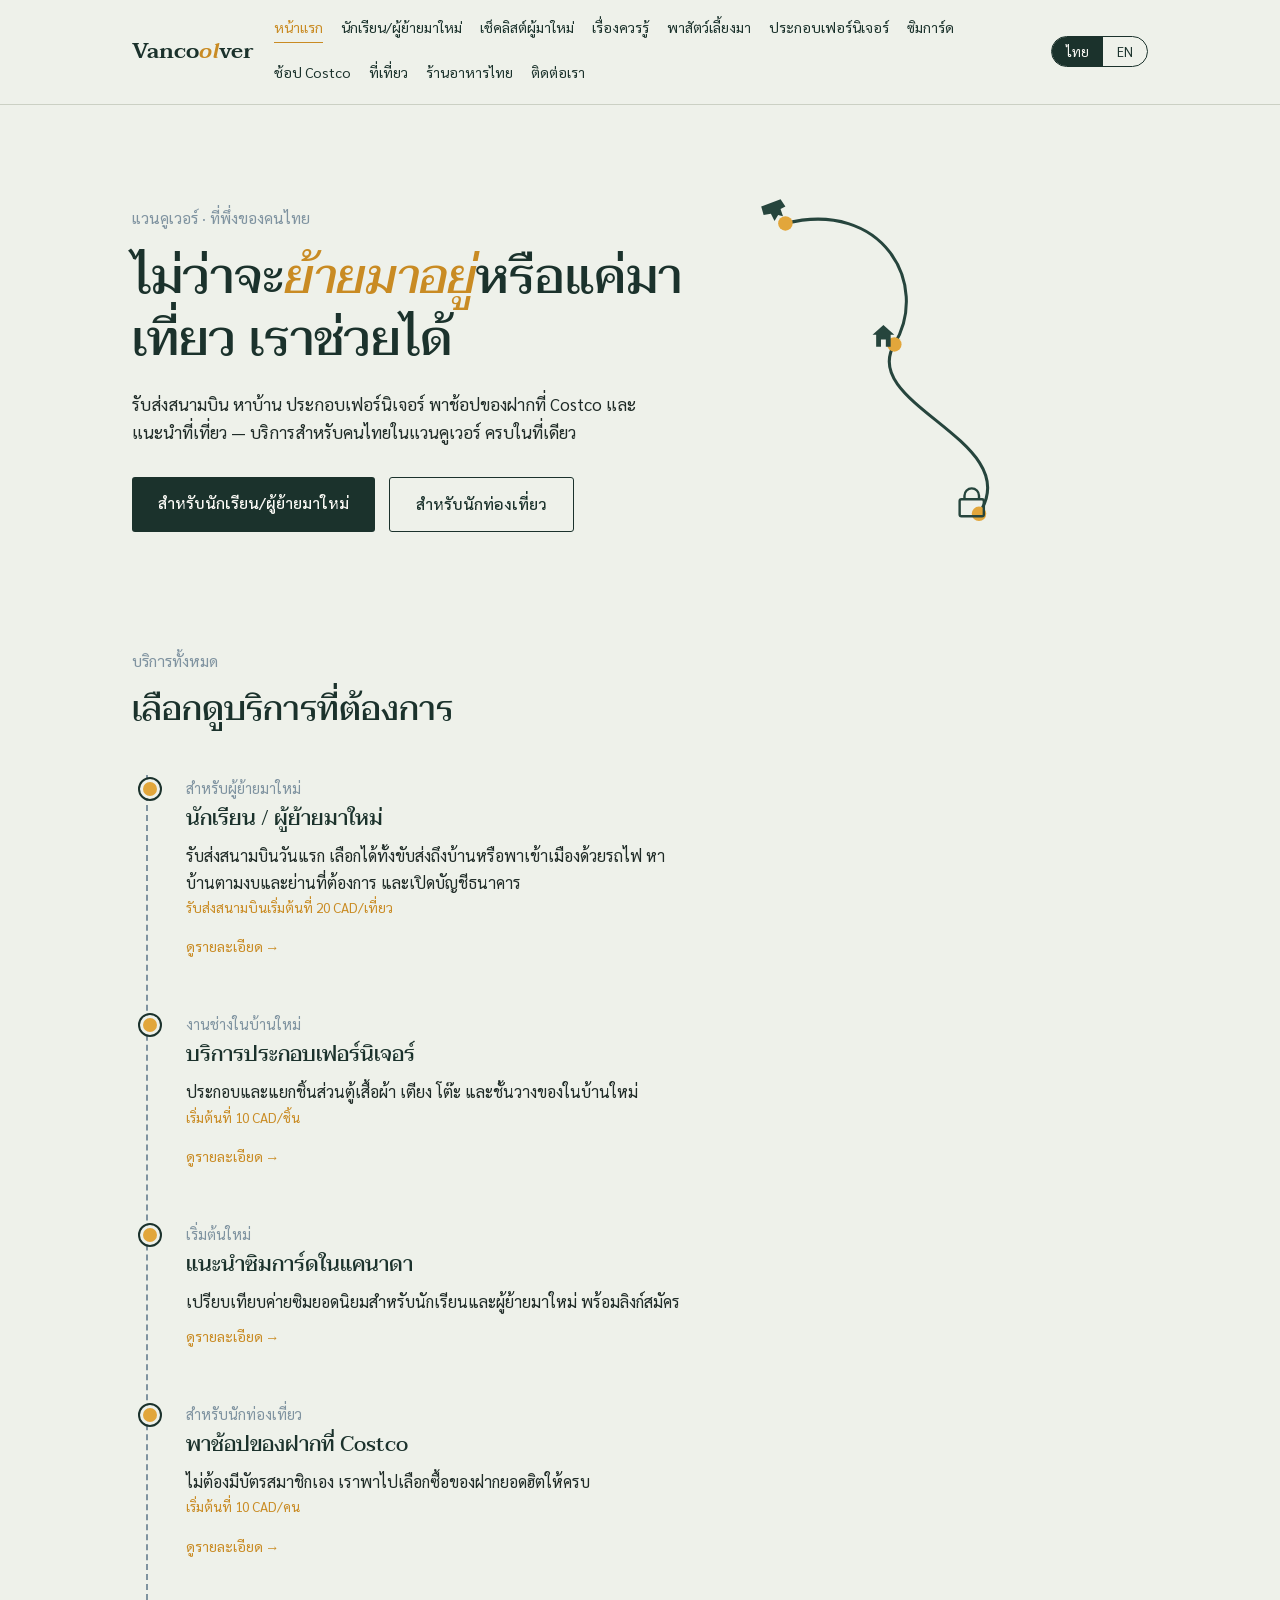
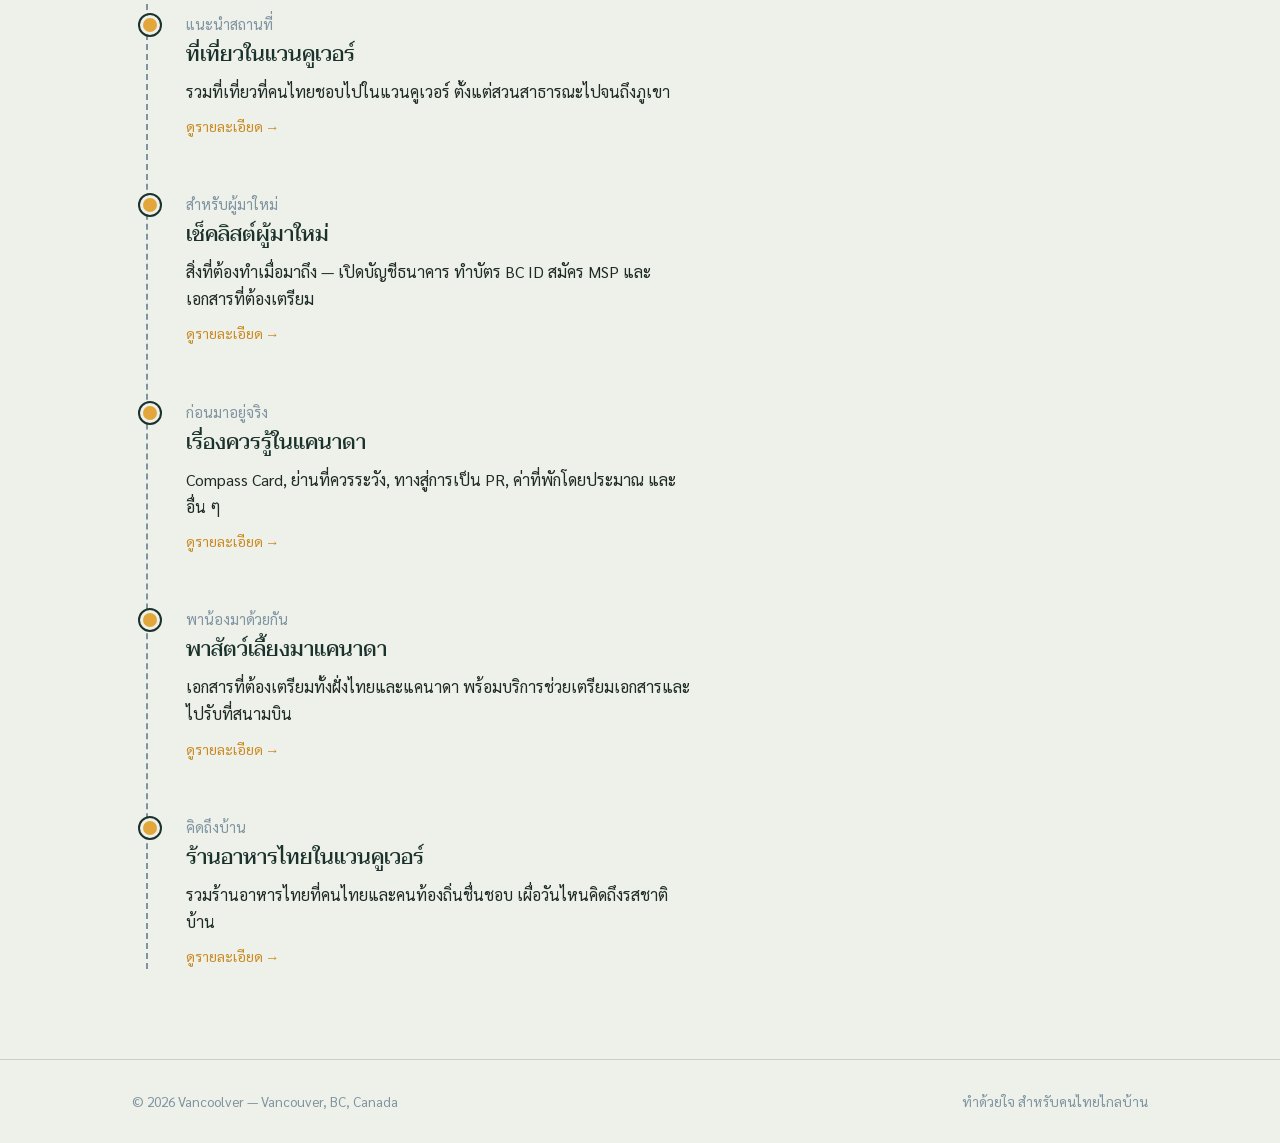
<file: index.html>
<!doctype html>
<html lang="th" class="lang-th">
<head>
<meta charset="UTF-8">
<meta name="viewport" content="width=device-width, initial-scale=1.0">
<title>Vancoolver — บริการสำหรับคนไทยในแวนคูเวอร์</title>
<meta name="description" content="Vancoolver: รับส่งสนามบิน หาบ้าน ประกอบเฟอร์นิเจอร์ พาช้อป Costco และแนะนำที่เที่ยว สำหรับคนไทยในแวนคูเวอร์">
<link rel="preconnect" href="https://fonts.googleapis.com">
<link rel="preconnect" href="https://fonts.gstatic.com" crossorigin>
<link href="https://fonts.googleapis.com/css2?family=Taviraj:ital,wght@0,400;0,500;0,600;1,400&family=Sarabun:wght@300;400;500;600&display=swap" rel="stylesheet">
<style>
:root{
  --paper:#EEF1EA;
  --paper-2:#E6E9DF;
  --ink:#1E2A26;
  --forest:#26453D;
  --forest-2:#1B322C;
  --mist:#7F93A0;
  --lantern:#E2A63B;
  --lantern-2:#C98B23;
  --rain:#CBD0C4;
  --white:#FBFAF6;
}
*{box-sizing:border-box;}
html,body{margin:0;padding:0;max-width:100%;overflow-x:hidden;}
html{scroll-behavior:smooth;}
body{
  background:var(--paper);color:var(--ink);
  font-family:'Sarabun',sans-serif;font-weight:400;line-height:1.7;
  -webkit-font-smoothing:antialiased;
}
h1,h2,h3,.display{
  font-family:'Taviraj',serif;font-weight:500;line-height:1.25;margin:0;color:var(--forest-2);
}
a{color:inherit;}
img,svg{display:block;max-width:100%;}
.en{display:none;}
html.lang-en .en{display:inline;}
html.lang-en .th{display:none;}
.wrap{max-width:1080px;margin:0 auto;padding:0 32px;}

/* ---------- Header ---------- */
header.site{
  position:sticky;top:0;z-index:40;background:rgba(238,241,234,0.92);
  backdrop-filter:blur(6px);border-bottom:1px solid var(--rain);
}
.header-inner{
  position:relative;
  display:flex;align-items:center;justify-content:space-between;
  padding:16px 32px;max-width:1080px;margin:0 auto;gap:20px;
}
.logo{font-family:'Taviraj',serif;font-size:1.35rem;font-weight:600;color:var(--forest-2);text-decoration:none;flex-shrink:0;}
.logo em{font-style:italic;color:var(--lantern-2);}
.nav-links{display:flex;gap:18px;align-items:center;flex-wrap:wrap;}
.nav-links a{font-size:0.88rem;text-decoration:none;color:var(--forest-2);border-bottom:1px solid transparent;padding-bottom:2px;white-space:nowrap;}
.nav-links a.current{border-bottom-color:var(--lantern-2);color:var(--lantern-2);}
.nav-links a:hover{border-bottom-color:var(--lantern);}
.lang-toggle{display:flex;border:1px solid var(--forest-2);border-radius:999px;overflow:hidden;font-size:0.82rem;flex-shrink:0;}
.lang-toggle button{background:none;border:none;padding:6px 14px;cursor:pointer;font-family:'Sarabun',sans-serif;color:var(--forest-2);}
.lang-toggle button.active{background:var(--forest-2);color:var(--white);}
.nav-toggle{
  display:none;background:none;border:1px solid var(--forest-2);border-radius:4px;
  padding:7px 9px;cursor:pointer;color:var(--forest-2);flex-shrink:0;
}
.nav-toggle svg{display:block;width:20px;height:20px;}
@media (max-width:900px){
  .nav-toggle{display:inline-flex;align-items:center;justify-content:center;}
  .nav-links{
    display:none;
    position:absolute;top:100%;left:0;right:0;
    background:var(--paper);border-bottom:1px solid var(--rain);
    flex-direction:column;align-items:flex-start;
    padding:16px 28px 22px;gap:16px;
    box-shadow:0 8px 16px rgba(0,0,0,0.06);
  }
  .nav-links.open{display:flex;}
}

/* ---------- Hero ---------- */
.hero{padding-top:70px;padding-bottom:20px;}
.hero-grid{display:grid;grid-template-columns:1.15fr 0.85fr;gap:48px;align-items:center;}
@media (max-width:860px){ .hero-grid{grid-template-columns:1fr;} }
.kicker{color:var(--mist);font-size:0.98rem;margin-bottom:14px;}
h1.headline{font-size:clamp(2.0rem, 4.2vw, 3.1rem);color:var(--forest-2);max-width:22ch;}
h1.headline .accent{color:var(--lantern-2);font-style:italic;}
.sub{margin-top:20px;font-size:1.05rem;max-width:58ch;}
.hero-ctas{margin-top:30px;display:flex;gap:14px;flex-wrap:wrap;}

.btn{display:inline-block;padding:13px 26px;border-radius:3px;text-decoration:none;font-size:0.98rem;font-weight:500;border:1px solid var(--forest-2);transition:transform .15s ease, background .15s ease;}
.btn-solid{background:var(--forest-2);color:var(--white);border:none;cursor:pointer;}
.btn-solid:hover{background:var(--forest);}
.btn-line{border-color:var(--forest-2);color:var(--forest-2);}
.btn-line:hover{background:var(--forest-2);color:var(--white);}
.btn:active{transform:scale(0.98);}

/* ---------- Section head ---------- */
.section-head{max-width:60ch;margin-bottom:44px;}
.section-head h2{font-size:clamp(1.5rem,2.8vw,2.1rem);}

/* ---------- Timeline / stops (journey + homepage destination list) ---------- */
.stops{position:relative;border-left:2px dashed var(--mist);margin-left:14px;padding-left:38px;}
.stop{position:relative;padding-bottom:52px;}
.stop:last-child{padding-bottom:0;}
.stop::before{
  content:"";position:absolute;left:-46px;top:4px;width:14px;height:14px;border-radius:50%;
  background:var(--lantern);border:3px solid var(--paper);outline:2px solid var(--forest-2);
}
.stop .stop-name{color:var(--mist);font-size:0.92rem;margin-bottom:6px;}
.stop h3{font-size:1.3rem;margin-bottom:10px;}
.stop p{margin:0;max-width:56ch;color:var(--ink);}
.stop a.stop-link{text-decoration:none;color:inherit;display:block;}
.stop a.stop-link:hover h3{color:var(--lantern-2);}
.stop .go{display:inline-block;margin-top:10px;font-size:0.88rem;color:var(--lantern-2);}

/* ---------- Dark band (settling-in / costco) ---------- */
.band-dark{padding:70px 0;background:var(--forest-2);color:var(--white);}
.band-dark h2{color:var(--white);}
.band-dark .kicker{color:#B9CFC5;}
.band-dark p{color:#DCE6DE;}
.two-col{display:grid;grid-template-columns:1fr 1fr;gap:46px;margin-top:44px;align-items:start;}
@media (max-width:800px){ .two-col{grid-template-columns:1fr;} }
.checklist{list-style:none;margin:0;padding:0;}
.checklist li{padding:10px 0;border-bottom:1px solid rgba(255,255,255,0.12);display:flex;gap:12px;align-items:baseline;}
.checklist li:last-child{border-bottom:none;}
.checklist .mark{color:var(--lantern);flex-shrink:0;}
.subhead-white{color:var(--white);font-size:1.15rem;margin-bottom:14px;border-bottom:1px solid rgba(255,255,255,0.25);padding-bottom:12px;}
.note-box{margin-top:26px;border:1px solid rgba(255,255,255,0.3);padding:16px 18px;font-size:0.92rem;color:#DCE6DE;}

/* ---------- Spot list (attractions) ---------- */
.spot-list{display:grid;grid-template-columns:1fr;gap:0;border-top:1px solid var(--rain);}
.spot{display:grid;grid-template-columns:60px 1fr;gap:26px;padding:26px 0;border-bottom:1px solid var(--rain);}
.spot .spot-mark{font-family:'Taviraj',serif;font-style:italic;color:var(--mist);font-size:1rem;padding-top:2px;}
.spot h3{font-size:1.2rem;margin-bottom:8px;}
.spot p{margin:0;max-width:58ch;}
.spot .tag-line{font-size:0.85rem;color:var(--lantern-2);margin-top:8px;}

/* ---------- Ticket / form ---------- */
.request{padding-top:78px;padding-bottom:78px;}
.ticket{background:var(--white);border:1px solid var(--forest-2);position:relative;box-shadow:6px 6px 0 var(--lantern);}
.ticket-top{padding:30px 34px 22px;border-bottom:1px dashed var(--forest-2);display:flex;justify-content:space-between;align-items:flex-start;gap:20px;flex-wrap:wrap;}
.ticket-top h2{font-size:1.5rem;}
.ticket-top .tag{font-size:0.85rem;color:var(--mist);border:1px solid var(--mist);padding:4px 10px;border-radius:999px;white-space:nowrap;}
form.request-form{padding:30px 34px 34px;}
.field-row{display:grid;grid-template-columns:1fr 1fr;gap:20px;}
@media (max-width:600px){ .field-row{grid-template-columns:1fr;} }
.field{margin-bottom:20px;}
.field label{display:block;font-size:0.9rem;color:var(--mist);margin-bottom:6px;}
.field input,.field select,.field textarea{
  width:100%;padding:11px 12px;border:1px solid var(--rain);border-radius:2px;
  background:var(--paper);font-family:'Sarabun',sans-serif;font-size:0.98rem;color:var(--ink);
}
.field textarea{resize:vertical;min-height:90px;}
.field input:focus,.field select:focus,.field textarea:focus{outline:2px solid var(--lantern);outline-offset:1px;border-color:var(--forest-2);}
.confirm-msg{margin-top:16px;padding:12px 16px;background:#EAF3EC;border:1px solid var(--forest);color:var(--forest-2);font-size:0.92rem;display:none;}
.confirm-msg.show{display:block;}

/* ---------- Contact ---------- */
.contact{padding-top:20px;padding-bottom:90px;}
.contact-grid{display:grid;grid-template-columns:repeat(4,1fr);gap:18px;margin-top:36px;}
@media (max-width:860px){ .contact-grid{grid-template-columns:repeat(2,1fr);} }
@media (max-width:480px){ .contact-grid{grid-template-columns:1fr;} }
.contact-card{border:1px solid var(--forest-2);padding:24px 20px;text-decoration:none;color:var(--ink);transition:background .15s ease;}
.contact-card:hover{background:var(--paper-2);}
.contact-card .ch-name{font-family:'Taviraj',serif;font-size:1.1rem;color:var(--forest-2);margin-bottom:6px;}
.contact-card .ch-detail{font-size:0.9rem;color:var(--ink);}
.contact-note{margin-top:34px;font-size:0.92rem;color:var(--mist);max-width:60ch;}

/* ---------- Cross-link banner ---------- */
.cross-link{
  border:1px dashed var(--forest-2);padding:22px 26px;display:flex;justify-content:space-between;
  align-items:center;flex-wrap:wrap;gap:14px;margin:0 0 10px;
}
.cross-link p{margin:0;max-width:56ch;}

footer{padding:30px 0;border-top:1px solid var(--rain);font-size:0.85rem;color:var(--mist);}
footer .wrap{display:flex;justify-content:space-between;flex-wrap:wrap;gap:10px;}

/* hero route illustration (home page) */
.route-art svg{width:100%;height:auto;}
#flightpath{stroke-dasharray:600;stroke-dashoffset:600;animation:draw 2.1s ease forwards 0.3s;}
@media (prefers-reduced-motion: reduce){ #flightpath{animation:none;stroke-dashoffset:0;} }
@keyframes draw{ to{stroke-dashoffset:0;} }

</style>
</head>
<body>

<header class="site">
  <div class="header-inner">
    <a href="index.html" class="logo">Vanco<em>ol</em>ver</a>
    <nav class="nav-links">
      <a href="index.html" class="current"><span class="th">หน้าแรก</span><span class="en">Home</span></a>
      <a href="students.html"><span class="th">นักเรียน/ผู้ย้ายมาใหม่</span><span class="en">Students &amp; newcomers</span></a>
      <a href="checklist.html"><span class="th">เช็คลิสต์ผู้มาใหม่</span><span class="en">Newcomer checklist</span></a>
      <a href="goodtoknow.html"><span class="th">เรื่องควรรู้</span><span class="en">Things to know</span></a>
      <a href="pettravel.html"><span class="th">พาสัตว์เลี้ยงมา</span><span class="en">Pet travel</span></a>
      <a href="furniture.html"><span class="th">ประกอบเฟอร์นิเจอร์</span><span class="en">Furniture assembly</span></a>
      <a href="simcard.html"><span class="th">ซิมการ์ด</span><span class="en">SIM card</span></a>
      <a href="costco.html"><span class="th">ช้อป Costco</span><span class="en">Costco shopping</span></a>
      <a href="attractions.html"><span class="th">ที่เที่ยว</span><span class="en">Attractions</span></a>
      <a href="thai-food.html"><span class="th">ร้านอาหารไทย</span><span class="en">Thai food</span></a>
      <a href="contact.html"><span class="th">ติดต่อเรา</span><span class="en">Contact</span></a>
    </nav>
    <div class="lang-toggle">
      <button type="button" data-lang="th" class="active">ไทย</button>
      <button type="button" data-lang="en">EN</button>
    </div>
    <button type="button" class="nav-toggle" id="navToggle" aria-label="Menu">
      <svg viewBox="0 0 24 24" fill="none" stroke="currentColor" stroke-width="2" stroke-linecap="round"><line x1="3" y1="6" x2="21" y2="6"/><line x1="3" y1="12" x2="21" y2="12"/><line x1="3" y1="18" x2="21" y2="18"/></svg>
    </button>
  </div>
</header>

<main>
  <!-- HERO -->
  <section class="hero wrap hero-grid">
    <div>
      <div class="kicker">
        <span class="th">แวนคูเวอร์ · ที่พึ่งของคนไทย</span>
        <span class="en">Vancouver · your Thai contact here</span>
      </div>
      <h1 class="headline">
        <span class="th">ไม่ว่าจะ<span class="accent">ย้ายมาอยู่</span>หรือแค่มาเที่ยว เราช่วยได้</span>
        <span class="en">Moving here or just visiting — <span class="accent">we've got you</span></span>
      </h1>
      <p class="sub">
        <span class="th">รับส่งสนามบิน หาบ้าน ประกอบเฟอร์นิเจอร์ พาช้อปของฝากที่ Costco และแนะนำที่เที่ยว — บริการสำหรับคนไทยในแวนคูเวอร์ ครบในที่เดียว</span>
        <span class="en">Airport pickup, house hunting, furniture assembly, a Costco souvenir run, and Vancouver travel picks — everything for Thai visitors and newcomers, in one place.</span>
      </p>
      <div class="hero-ctas">
        <a href="students.html" class="btn btn-solid"><span class="th">สำหรับนักเรียน/ผู้ย้ายมาใหม่</span><span class="en">For students &amp; newcomers</span></a>
        <a href="attractions.html" class="btn btn-line"><span class="th">สำหรับนักท่องเที่ยว</span><span class="en">For visitors</span></a>
      </div>
    </div>
    <div class="route-art">
      <svg viewBox="0 0 340 320" fill="none" xmlns="http://www.w3.org/2000/svg">
        <path id="flightpath" d="M40 40 C 120 20, 160 90, 130 140 S 240 220, 200 280"
          stroke="#26453D" stroke-width="2.5" stroke-linecap="round"/>
        <circle cx="40" cy="40" r="6" fill="#E2A63B"/>
        <circle cx="130" cy="140" r="6" fill="#E2A63B"/>
        <circle cx="200" cy="280" r="6" fill="#E2A63B"/>
        <g transform="translate(20,18)">
          <path d="M0 8 L16 2 L20 8 L16 10 L18 16 L14 15 L11 20 L8 14 L2 15 Z" fill="#26453D"/>
        </g>
        <g transform="translate(112,124)">
          <path d="M9 0 L18 8 H15 V18 H11 V12 H7 V18 H3 V8 H0 Z" fill="#26453D"/>
        </g>
        <g transform="translate(184,262)">
          <rect x="0" y="6" width="20" height="14" rx="1.5" stroke="#26453D" stroke-width="2"/>
          <path d="M4 6 V3 a6 6 0 0 1 12 0 v3" stroke="#26453D" stroke-width="2"/>
        </g>
      </svg>
    </div>
  </section>

  <!-- SERVICE MAP -->
  <section class="wrap" style="padding:66px 32px 90px;">
    <div class="section-head">
      <div class="kicker"><span class="th">บริการทั้งหมด</span><span class="en">Everything we offer</span></div>
      <h2><span class="th">เลือกดูบริการที่ต้องการ</span><span class="en">Pick the service you need</span></h2>
    </div>

    <div class="stops">
      <div class="stop">
        <a class="stop-link" href="students.html">
          <div class="stop-name"><span class="th">สำหรับผู้ย้ายมาใหม่</span><span class="en">For newcomers</span></div>
          <h3><span class="th">นักเรียน / ผู้ย้ายมาใหม่</span><span class="en">Students &amp; newcomers</span></h3>
          <p>
            <span class="th">รับส่งสนามบินวันแรก เลือกได้ทั้งขับส่งถึงบ้านหรือพาเข้าเมืองด้วยรถไฟ หาบ้านตามงบและย่านที่ต้องการ และเปิดบัญชีธนาคาร</span>
            <span class="en">Airport pickup on arrival day — drop-off at your door or into the city by SkyTrain, your choice — plus house hunting by budget and area, and help opening a bank account.</span>
          </p>
          <div style="font-size:0.85rem;color:var(--lantern-2);margin-bottom:6px;"><span class="th">รับส่งสนามบินเริ่มต้นที่ 20 CAD/เที่ยว</span><span class="en">Airport pickup from $20 CAD/trip</span></div>
          <span class="go"><span class="th">ดูรายละเอียด →</span><span class="en">See details →</span></span>
        </a>
      </div>
      <div class="stop">
        <a class="stop-link" href="furniture.html">
          <div class="stop-name"><span class="th">งานช่างในบ้านใหม่</span><span class="en">Handywork for your place</span></div>
          <h3><span class="th">บริการประกอบเฟอร์นิเจอร์</span><span class="en">Furniture assembly</span></h3>
          <p>
            <span class="th">ประกอบและแยกชิ้นส่วนตู้เสื้อผ้า เตียง โต๊ะ และชั้นวางของในบ้านใหม่</span>
            <span class="en">Assembling and disassembling wardrobes, bed frames, desks, and shelving for your new place.</span>
          </p>
          <div style="font-size:0.85rem;color:var(--lantern-2);margin-bottom:6px;"><span class="th">เริ่มต้นที่ 10 CAD/ชิ้น</span><span class="en">From $10 CAD/item</span></div>
          <span class="go"><span class="th">ดูรายละเอียด →</span><span class="en">See details →</span></span>
        </a>
      </div>
      <div class="stop">
        <a class="stop-link" href="simcard.html">
          <div class="stop-name"><span class="th">เริ่มต้นใหม่</span><span class="en">Getting set up</span></div>
          <h3><span class="th">แนะนำซิมการ์ดในแคนาดา</span><span class="en">SIM card recommendations</span></h3>
          <p>
            <span class="th">เปรียบเทียบค่ายซิมยอดนิยมสำหรับนักเรียนและผู้ย้ายมาใหม่ พร้อมลิงก์สมัคร</span>
            <span class="en">A comparison of popular carriers for students and newcomers, with signup links.</span>
          </p>
          <span class="go"><span class="th">ดูรายละเอียด →</span><span class="en">See details →</span></span>
        </a>
      </div>
      <div class="stop">
        <a class="stop-link" href="costco.html">
          <div class="stop-name"><span class="th">สำหรับนักท่องเที่ยว</span><span class="en">For visitors</span></div>
          <h3><span class="th">พาช้อปของฝากที่ Costco</span><span class="en">Costco souvenir shopping</span></h3>
          <p>
            <span class="th">ไม่ต้องมีบัตรสมาชิกเอง เราพาไปเลือกซื้อของฝากยอดฮิตให้ครบ</span>
            <span class="en">No membership needed — we take you to pick up the most popular souvenirs.</span>
          </p>
          <div style="font-size:0.85rem;color:var(--lantern-2);margin-bottom:6px;"><span class="th">เริ่มต้นที่ 10 CAD/คน</span><span class="en">From $10 CAD/person</span></div>
          <span class="go"><span class="th">ดูรายละเอียด →</span><span class="en">See details →</span></span>
        </a>
      </div>
      <div class="stop">
        <a class="stop-link" href="attractions.html">
          <div class="stop-name"><span class="th">แนะนำสถานที่</span><span class="en">Travel picks</span></div>
          <h3><span class="th">ที่เที่ยวในแวนคูเวอร์</span><span class="en">Vancouver attractions</span></h3>
          <p>
            <span class="th">รวมที่เที่ยวที่คนไทยชอบไปในแวนคูเวอร์ ตั้งแต่สวนสาธารณะไปจนถึงภูเขา</span>
            <span class="en">Our picks for the spots Thai visitors love, from city parks to mountaintops.</span>
          </p>
          <span class="go"><span class="th">ดูรายละเอียด →</span><span class="en">See details →</span></span>
        </a>
      </div>
      <div class="stop">
        <a class="stop-link" href="checklist.html">
          <div class="stop-name"><span class="th">สำหรับผู้มาใหม่</span><span class="en">For newcomers</span></div>
          <h3><span class="th">เช็คลิสต์ผู้มาใหม่</span><span class="en">Newcomer checklist</span></h3>
          <p>
            <span class="th">สิ่งที่ต้องทำเมื่อมาถึง — เปิดบัญชีธนาคาร ทำบัตร BC ID สมัคร MSP และเอกสารที่ต้องเตรียม</span>
            <span class="en">What to sort out when you arrive — bank account, BC ID, MSP, and the documents you'll need.</span>
          </p>
          <span class="go"><span class="th">ดูรายละเอียด →</span><span class="en">See details →</span></span>
        </a>
      </div>
      <div class="stop">
        <a class="stop-link" href="goodtoknow.html">
          <div class="stop-name"><span class="th">ก่อนมาอยู่จริง</span><span class="en">Before you settle in</span></div>
          <h3><span class="th">เรื่องควรรู้ในแคนาดา</span><span class="en">Things to know in Canada</span></h3>
          <p>
            <span class="th">Compass Card, ย่านที่ควรระวัง, ทางสู่การเป็น PR, ค่าที่พักโดยประมาณ และอื่น ๆ</span>
            <span class="en">Compass Card, areas to be mindful of, paths to PR, rough housing costs, and more.</span>
          </p>
          <span class="go"><span class="th">ดูรายละเอียด →</span><span class="en">See details →</span></span>
        </a>
      </div>
      <div class="stop">
        <a class="stop-link" href="pettravel.html">
          <div class="stop-name"><span class="th">พาน้องมาด้วยกัน</span><span class="en">Bringing your pet</span></div>
          <h3><span class="th">พาสัตว์เลี้ยงมาแคนาดา</span><span class="en">Flying your pet to Canada</span></h3>
          <p>
            <span class="th">เอกสารที่ต้องเตรียมทั้งฝั่งไทยและแคนาดา พร้อมบริการช่วยเตรียมเอกสารและไปรับที่สนามบิน</span>
            <span class="en">The paperwork on both the Thailand and Canada sides, plus our document help and airport pickup service.</span>
          </p>
          <span class="go"><span class="th">ดูรายละเอียด →</span><span class="en">See details →</span></span>
        </a>
      </div>
      <div class="stop">
        <a class="stop-link" href="thai-food.html">
          <div class="stop-name"><span class="th">คิดถึงบ้าน</span><span class="en">Missing home</span></div>
          <h3><span class="th">ร้านอาหารไทยในแวนคูเวอร์</span><span class="en">Thai restaurants in Vancouver</span></h3>
          <p>
            <span class="th">รวมร้านอาหารไทยที่คนไทยและคนท้องถิ่นชื่นชอบ เผื่อวันไหนคิดถึงรสชาติบ้าน</span>
            <span class="en">Thai restaurants loved by locals and Thais alike, for the days you're missing home.</span>
          </p>
          <span class="go"><span class="th">ดูรายละเอียด →</span><span class="en">See details →</span></span>
        </a>
      </div>
    </div>
  </section>
</main>

<footer>
  <div class="wrap">
    <span>© 2026 Vancoolver — Vancouver, BC, Canada</span>
    <span><span class="th">ทำด้วยใจ สำหรับคนไทยไกลบ้าน</span><span class="en">Made with care, for Thais far from home</span></span>
  </div>
</footer>

<script>
document.addEventListener('DOMContentLoaded', () => {
  const langButtons = document.querySelectorAll('.lang-toggle button');
  langButtons.forEach(btn => {
    btn.addEventListener('click', () => {
      const lang = btn.dataset.lang;
      document.documentElement.classList.toggle('lang-en', lang === 'en');
      document.documentElement.setAttribute('lang', lang);
      langButtons.forEach(b => b.classList.toggle('active', b === btn));
    });
  });

  const navToggle = document.getElementById('navToggle');
  const navLinksEl = document.querySelector('.nav-links');
  if (navToggle && navLinksEl) {
    navToggle.addEventListener('click', () => navLinksEl.classList.toggle('open'));
    navLinksEl.querySelectorAll('a').forEach(a => a.addEventListener('click', () => navLinksEl.classList.remove('open')));
  }
});

/* Builds a mailto: link from a form's fields and opens it.
   fields = [[labelTh, labelEn, elementId], ...] */
function sendAsEmail(formEl, confirmEl, subjectTh, subjectEn, fields) {
  formEl.addEventListener('submit', (e) => {
    e.preventDefault();
    const isEn = document.documentElement.classList.contains('lang-en');
    const val = id => (document.getElementById(id) && document.getElementById(id).value) || '-';
    const subject = isEn ? subjectEn : subjectTh;
    const bodyLines = fields.map(([labelTh, labelEn, id]) => `${isEn ? labelEn : labelTh}: ${val(id)}`);
    const body = encodeURIComponent(bodyLines.join('\n'));
    window.location.href = `mailto:vancoolver.official@outlook.com?subject=${encodeURIComponent(subject)}&body=${body}`;
    if (confirmEl) confirmEl.classList.add('show');
  });
}

</script>
</body>
</html>
</file>
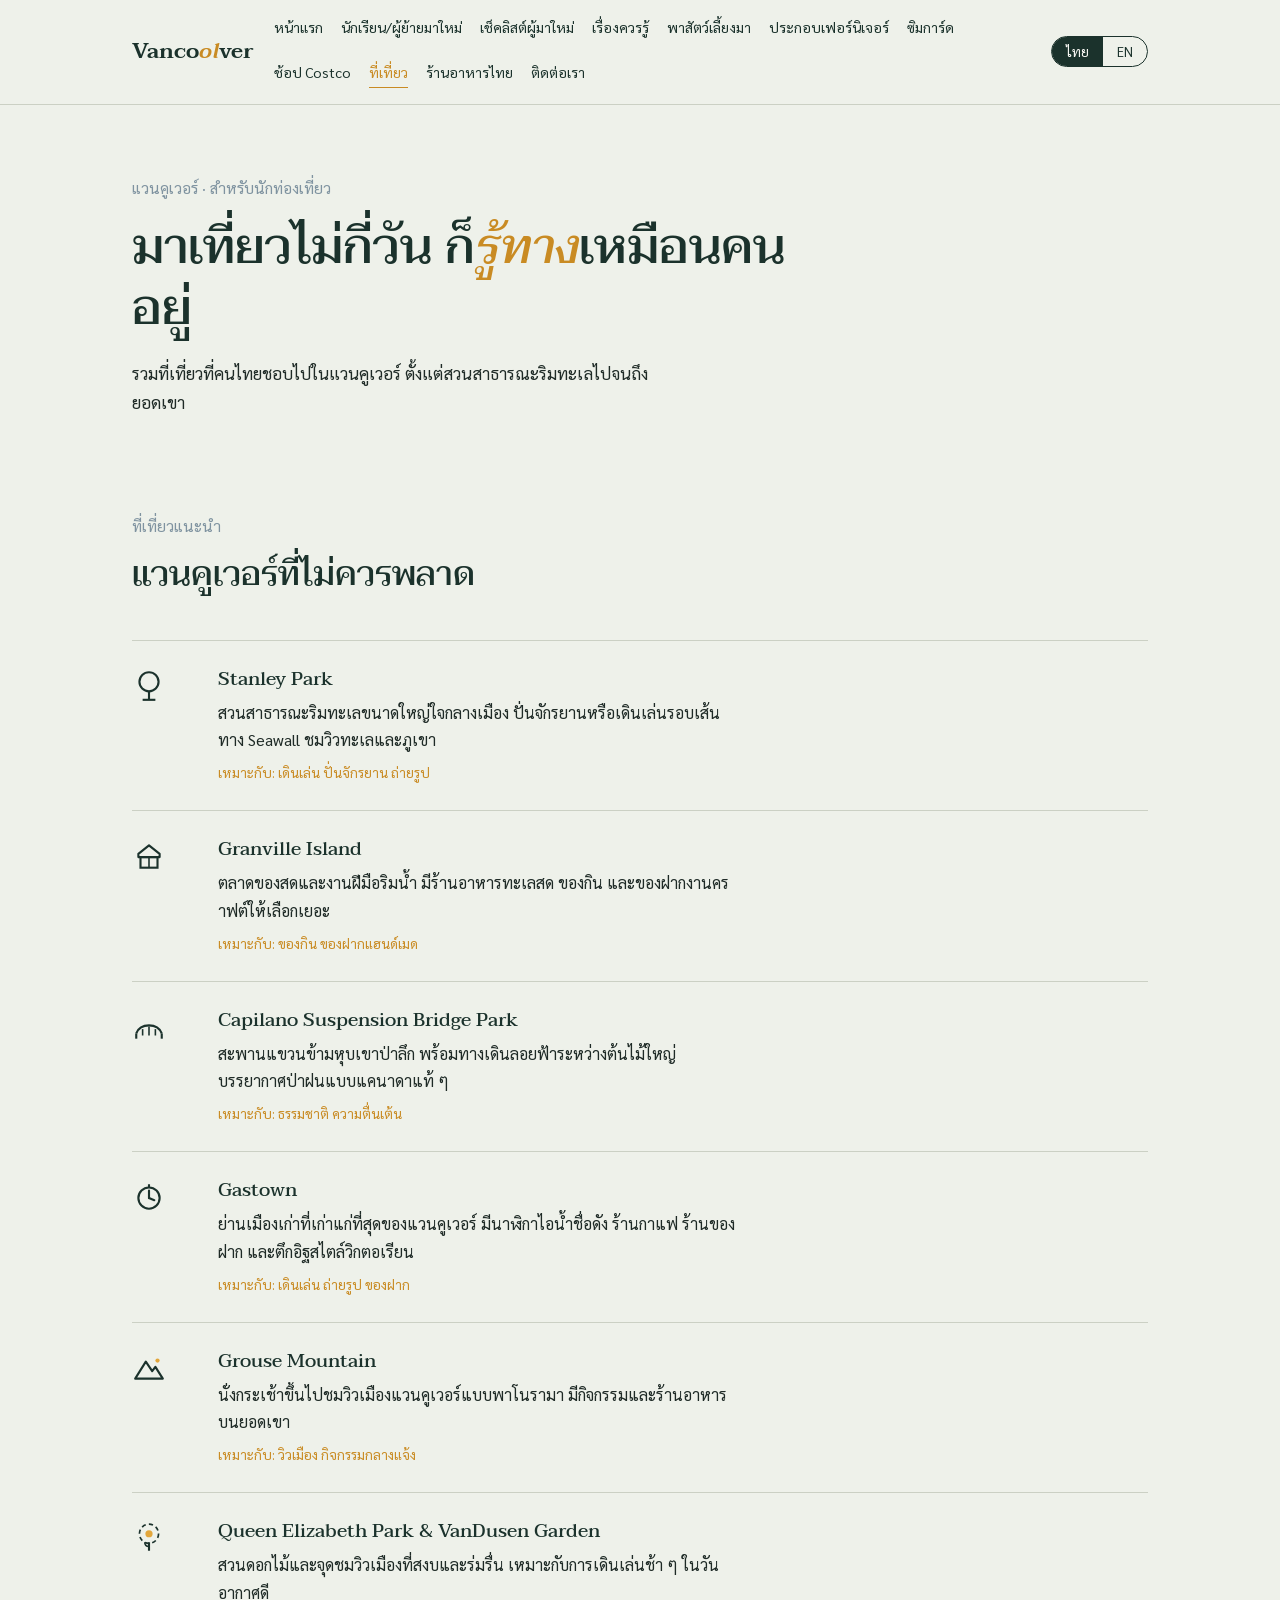
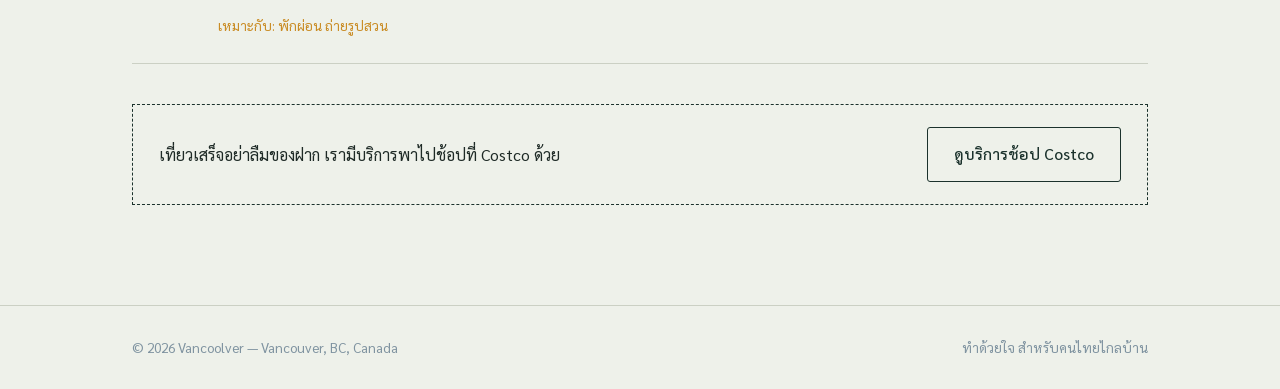
<file: attractions.html>
<!doctype html>
<html lang="th" class="lang-th">
<head>
<meta charset="UTF-8">
<meta name="viewport" content="width=device-width, initial-scale=1.0">
<title>Vancoolver — ที่เที่ยวในแวนคูเวอร์</title>
<meta name="description" content="รวมที่เที่ยวที่คนไทยชอบไปในแวนคูเวอร์ พร้อมคำแนะนำว่าแต่ละที่เหมาะกับอะไร">
<link rel="preconnect" href="https://fonts.googleapis.com">
<link rel="preconnect" href="https://fonts.gstatic.com" crossorigin>
<link href="https://fonts.googleapis.com/css2?family=Taviraj:ital,wght@0,400;0,500;0,600;1,400&family=Sarabun:wght@300;400;500;600&display=swap" rel="stylesheet">
<style>
:root{
  --paper:#EEF1EA;
  --paper-2:#E6E9DF;
  --ink:#1E2A26;
  --forest:#26453D;
  --forest-2:#1B322C;
  --mist:#7F93A0;
  --lantern:#E2A63B;
  --lantern-2:#C98B23;
  --rain:#CBD0C4;
  --white:#FBFAF6;
}
*{box-sizing:border-box;}
html,body{margin:0;padding:0;max-width:100%;overflow-x:hidden;}
html{scroll-behavior:smooth;}
body{
  background:var(--paper);color:var(--ink);
  font-family:'Sarabun',sans-serif;font-weight:400;line-height:1.7;
  -webkit-font-smoothing:antialiased;
}
h1,h2,h3,.display{
  font-family:'Taviraj',serif;font-weight:500;line-height:1.25;margin:0;color:var(--forest-2);
}
a{color:inherit;}
img,svg{display:block;max-width:100%;}
.en{display:none;}
html.lang-en .en{display:inline;}
html.lang-en .th{display:none;}
.wrap{max-width:1080px;margin:0 auto;padding:0 32px;}

/* ---------- Header ---------- */
header.site{
  position:sticky;top:0;z-index:40;background:rgba(238,241,234,0.92);
  backdrop-filter:blur(6px);border-bottom:1px solid var(--rain);
}
.header-inner{
  position:relative;
  display:flex;align-items:center;justify-content:space-between;
  padding:16px 32px;max-width:1080px;margin:0 auto;gap:20px;
}
.logo{font-family:'Taviraj',serif;font-size:1.35rem;font-weight:600;color:var(--forest-2);text-decoration:none;flex-shrink:0;}
.logo em{font-style:italic;color:var(--lantern-2);}
.nav-links{display:flex;gap:18px;align-items:center;flex-wrap:wrap;}
.nav-links a{font-size:0.88rem;text-decoration:none;color:var(--forest-2);border-bottom:1px solid transparent;padding-bottom:2px;white-space:nowrap;}
.nav-links a.current{border-bottom-color:var(--lantern-2);color:var(--lantern-2);}
.nav-links a:hover{border-bottom-color:var(--lantern);}
.lang-toggle{display:flex;border:1px solid var(--forest-2);border-radius:999px;overflow:hidden;font-size:0.82rem;flex-shrink:0;}
.lang-toggle button{background:none;border:none;padding:6px 14px;cursor:pointer;font-family:'Sarabun',sans-serif;color:var(--forest-2);}
.lang-toggle button.active{background:var(--forest-2);color:var(--white);}
.nav-toggle{
  display:none;background:none;border:1px solid var(--forest-2);border-radius:4px;
  padding:7px 9px;cursor:pointer;color:var(--forest-2);flex-shrink:0;
}
.nav-toggle svg{display:block;width:20px;height:20px;}
@media (max-width:900px){
  .nav-toggle{display:inline-flex;align-items:center;justify-content:center;}
  .nav-links{
    display:none;
    position:absolute;top:100%;left:0;right:0;
    background:var(--paper);border-bottom:1px solid var(--rain);
    flex-direction:column;align-items:flex-start;
    padding:16px 28px 22px;gap:16px;
    box-shadow:0 8px 16px rgba(0,0,0,0.06);
  }
  .nav-links.open{display:flex;}
}

/* ---------- Hero ---------- */
.hero{padding-top:70px;padding-bottom:20px;}
.hero-grid{display:grid;grid-template-columns:1.15fr 0.85fr;gap:48px;align-items:center;}
@media (max-width:860px){ .hero-grid{grid-template-columns:1fr;} }
.kicker{color:var(--mist);font-size:0.98rem;margin-bottom:14px;}
h1.headline{font-size:clamp(2.0rem, 4.2vw, 3.1rem);color:var(--forest-2);max-width:22ch;}
h1.headline .accent{color:var(--lantern-2);font-style:italic;}
.sub{margin-top:20px;font-size:1.05rem;max-width:58ch;}
.hero-ctas{margin-top:30px;display:flex;gap:14px;flex-wrap:wrap;}

.btn{display:inline-block;padding:13px 26px;border-radius:3px;text-decoration:none;font-size:0.98rem;font-weight:500;border:1px solid var(--forest-2);transition:transform .15s ease, background .15s ease;}
.btn-solid{background:var(--forest-2);color:var(--white);border:none;cursor:pointer;}
.btn-solid:hover{background:var(--forest);}
.btn-line{border-color:var(--forest-2);color:var(--forest-2);}
.btn-line:hover{background:var(--forest-2);color:var(--white);}
.btn:active{transform:scale(0.98);}

/* ---------- Section head ---------- */
.section-head{max-width:60ch;margin-bottom:44px;}
.section-head h2{font-size:clamp(1.5rem,2.8vw,2.1rem);}

/* ---------- Timeline / stops (journey + homepage destination list) ---------- */
.stops{position:relative;border-left:2px dashed var(--mist);margin-left:14px;padding-left:38px;}
.stop{position:relative;padding-bottom:52px;}
.stop:last-child{padding-bottom:0;}
.stop::before{
  content:"";position:absolute;left:-46px;top:4px;width:14px;height:14px;border-radius:50%;
  background:var(--lantern);border:3px solid var(--paper);outline:2px solid var(--forest-2);
}
.stop .stop-name{color:var(--mist);font-size:0.92rem;margin-bottom:6px;}
.stop h3{font-size:1.3rem;margin-bottom:10px;}
.stop p{margin:0;max-width:56ch;color:var(--ink);}
.stop a.stop-link{text-decoration:none;color:inherit;display:block;}
.stop a.stop-link:hover h3{color:var(--lantern-2);}
.stop .go{display:inline-block;margin-top:10px;font-size:0.88rem;color:var(--lantern-2);}

/* ---------- Dark band (settling-in / costco) ---------- */
.band-dark{padding:70px 0;background:var(--forest-2);color:var(--white);}
.band-dark h2{color:var(--white);}
.band-dark .kicker{color:#B9CFC5;}
.band-dark p{color:#DCE6DE;}
.two-col{display:grid;grid-template-columns:1fr 1fr;gap:46px;margin-top:44px;align-items:start;}
@media (max-width:800px){ .two-col{grid-template-columns:1fr;} }
.checklist{list-style:none;margin:0;padding:0;}
.checklist li{padding:10px 0;border-bottom:1px solid rgba(255,255,255,0.12);display:flex;gap:12px;align-items:baseline;}
.checklist li:last-child{border-bottom:none;}
.checklist .mark{color:var(--lantern);flex-shrink:0;}
.subhead-white{color:var(--white);font-size:1.15rem;margin-bottom:14px;border-bottom:1px solid rgba(255,255,255,0.25);padding-bottom:12px;}
.note-box{margin-top:26px;border:1px solid rgba(255,255,255,0.3);padding:16px 18px;font-size:0.92rem;color:#DCE6DE;}

/* ---------- Spot list (attractions) ---------- */
.spot-list{display:grid;grid-template-columns:1fr;gap:0;border-top:1px solid var(--rain);}
.spot{display:grid;grid-template-columns:60px 1fr;gap:26px;padding:26px 0;border-bottom:1px solid var(--rain);}
.spot .spot-mark{color:var(--forest-2);padding-top:2px;}
.spot h3{font-size:1.2rem;margin-bottom:8px;}
.spot p{margin:0;max-width:58ch;}
.spot .tag-line{font-size:0.85rem;color:var(--lantern-2);margin-top:8px;}

/* ---------- Ticket / form ---------- */
.request{padding-top:78px;padding-bottom:78px;}
.ticket{background:var(--white);border:1px solid var(--forest-2);position:relative;box-shadow:6px 6px 0 var(--lantern);}
.ticket-top{padding:30px 34px 22px;border-bottom:1px dashed var(--forest-2);display:flex;justify-content:space-between;align-items:flex-start;gap:20px;flex-wrap:wrap;}
.ticket-top h2{font-size:1.5rem;}
.ticket-top .tag{font-size:0.85rem;color:var(--mist);border:1px solid var(--mist);padding:4px 10px;border-radius:999px;white-space:nowrap;}
form.request-form{padding:30px 34px 34px;}
.field-row{display:grid;grid-template-columns:1fr 1fr;gap:20px;}
@media (max-width:600px){ .field-row{grid-template-columns:1fr;} }
.field{margin-bottom:20px;}
.field label{display:block;font-size:0.9rem;color:var(--mist);margin-bottom:6px;}
.field input,.field select,.field textarea{
  width:100%;padding:11px 12px;border:1px solid var(--rain);border-radius:2px;
  background:var(--paper);font-family:'Sarabun',sans-serif;font-size:0.98rem;color:var(--ink);
}
.field textarea{resize:vertical;min-height:90px;}
.field input:focus,.field select:focus,.field textarea:focus{outline:2px solid var(--lantern);outline-offset:1px;border-color:var(--forest-2);}
.confirm-msg{margin-top:16px;padding:12px 16px;background:#EAF3EC;border:1px solid var(--forest);color:var(--forest-2);font-size:0.92rem;display:none;}
.confirm-msg.show{display:block;}

/* ---------- Contact ---------- */
.contact{padding-top:20px;padding-bottom:90px;}
.contact-grid{display:grid;grid-template-columns:repeat(4,1fr);gap:18px;margin-top:36px;}
@media (max-width:860px){ .contact-grid{grid-template-columns:repeat(2,1fr);} }
@media (max-width:480px){ .contact-grid{grid-template-columns:1fr;} }
.contact-card{border:1px solid var(--forest-2);padding:24px 20px;text-decoration:none;color:var(--ink);transition:background .15s ease;}
.contact-card:hover{background:var(--paper-2);}
.contact-card .ch-name{font-family:'Taviraj',serif;font-size:1.1rem;color:var(--forest-2);margin-bottom:6px;}
.contact-card .ch-detail{font-size:0.9rem;color:var(--ink);}
.contact-note{margin-top:34px;font-size:0.92rem;color:var(--mist);max-width:60ch;}

/* ---------- Cross-link banner ---------- */
.cross-link{
  border:1px dashed var(--forest-2);padding:22px 26px;display:flex;justify-content:space-between;
  align-items:center;flex-wrap:wrap;gap:14px;margin:0 0 10px;
}
.cross-link p{margin:0;max-width:56ch;}

footer{padding:30px 0;border-top:1px solid var(--rain);font-size:0.85rem;color:var(--mist);}
footer .wrap{display:flex;justify-content:space-between;flex-wrap:wrap;gap:10px;}

/* hero route illustration (home page) */
.route-art svg{width:100%;height:auto;}
#flightpath{stroke-dasharray:600;stroke-dashoffset:600;animation:draw 2.1s ease forwards 0.3s;}
@media (prefers-reduced-motion: reduce){ #flightpath{animation:none;stroke-dashoffset:0;} }
@keyframes draw{ to{stroke-dashoffset:0;} }

</style>
</head>
<body>

<header class="site">
  <div class="header-inner">
    <a href="index.html" class="logo">Vanco<em>ol</em>ver</a>
    <nav class="nav-links">
      <a href="index.html"><span class="th">หน้าแรก</span><span class="en">Home</span></a>
      <a href="students.html"><span class="th">นักเรียน/ผู้ย้ายมาใหม่</span><span class="en">Students &amp; newcomers</span></a>
      <a href="checklist.html"><span class="th">เช็คลิสต์ผู้มาใหม่</span><span class="en">Newcomer checklist</span></a>
      <a href="goodtoknow.html"><span class="th">เรื่องควรรู้</span><span class="en">Things to know</span></a>
      <a href="pettravel.html"><span class="th">พาสัตว์เลี้ยงมา</span><span class="en">Pet travel</span></a>
      <a href="furniture.html"><span class="th">ประกอบเฟอร์นิเจอร์</span><span class="en">Furniture assembly</span></a>
      <a href="simcard.html"><span class="th">ซิมการ์ด</span><span class="en">SIM card</span></a>
      <a href="costco.html"><span class="th">ช้อป Costco</span><span class="en">Costco shopping</span></a>
      <a href="attractions.html" class="current"><span class="th">ที่เที่ยว</span><span class="en">Attractions</span></a>
      <a href="thai-food.html"><span class="th">ร้านอาหารไทย</span><span class="en">Thai food</span></a>
      <a href="contact.html"><span class="th">ติดต่อเรา</span><span class="en">Contact</span></a>
    </nav>
    <div class="lang-toggle">
      <button type="button" data-lang="th" class="active">ไทย</button>
      <button type="button" data-lang="en">EN</button>
    </div>
    <button type="button" class="nav-toggle" id="navToggle" aria-label="Menu">
      <svg viewBox="0 0 24 24" fill="none" stroke="currentColor" stroke-width="2" stroke-linecap="round"><line x1="3" y1="6" x2="21" y2="6"/><line x1="3" y1="12" x2="21" y2="12"/><line x1="3" y1="18" x2="21" y2="18"/></svg>
    </button>
  </div>
</header>

<main>
  <!-- HERO -->
  <section class="hero wrap">
    <div class="kicker">
      <span class="th">แวนคูเวอร์ · สำหรับนักท่องเที่ยว</span>
      <span class="en">Vancouver · for visitors</span>
    </div>
    <h1 class="headline">
      <span class="th">มาเที่ยวไม่กี่วัน ก็<span class="accent">รู้ทาง</span>เหมือนคนอยู่</span>
      <span class="en">Here for a few days, <span class="accent">get around</span> like a local</span>
    </h1>
    <p class="sub">
      <span class="th">รวมที่เที่ยวที่คนไทยชอบไปในแวนคูเวอร์ ตั้งแต่สวนสาธารณะริมทะเลไปจนถึงยอดเขา</span>
      <span class="en">Our picks for the spots Thai visitors love in Vancouver, from waterfront parks to mountaintops.</span>
    </p>
  </section>

  <!-- ATTRACTIONS -->
  <section class="attractions wrap" style="padding:60px 32px 40px;">
    <div class="section-head">
      <div class="kicker"><span class="th">ที่เที่ยวแนะนำ</span><span class="en">Recommended spots</span></div>
      <h2><span class="th">แวนคูเวอร์ที่ไม่ควรพลาด</span><span class="en">Vancouver highlights</span></h2>
    </div>

    <div class="spot-list">
      <div class="spot">
        <div class="spot-mark"><svg viewBox="0 0 32 32" width="34" height="34"><circle cx="16" cy="12" r="9" fill="none" stroke="var(--forest-2)" stroke-width="2"/><line x1="16" y1="21" x2="16" y2="29" stroke="var(--forest-2)" stroke-width="2"/><line x1="10" y1="29" x2="22" y2="29" stroke="var(--forest-2)" stroke-width="2"/></svg></div>
        <div>
          <h3>Stanley Park</h3>
          <p>
            <span class="th">สวนสาธารณะริมทะเลขนาดใหญ่ใจกลางเมือง ปั่นจักรยานหรือเดินเล่นรอบเส้นทาง Seawall ชมวิวทะเลและภูเขา</span>
            <span class="en">A huge waterfront park right in the city — walk or cycle the Seawall for ocean and mountain views.</span>
          </p>
          <div class="tag-line"><span class="th">เหมาะกับ: เดินเล่น ปั่นจักรยาน ถ่ายรูป</span><span class="en">Good for: walking, cycling, photos</span></div>
        </div>
      </div>
      <div class="spot">
        <div class="spot-mark"><svg viewBox="0 0 32 32" width="34" height="34"><path d="M6 14l10-8 10 8v3H6z" fill="none" stroke="var(--forest-2)" stroke-width="2" stroke-linejoin="round"/><rect x="8" y="17" width="16" height="10" fill="none" stroke="var(--forest-2)" stroke-width="2"/><line x1="16" y1="17" x2="16" y2="27" stroke="var(--forest-2)" stroke-width="1.5"/></svg></div>
        <div>
          <h3>Granville Island</h3>
          <p>
            <span class="th">ตลาดของสดและงานฝีมือริมน้ำ มีร้านอาหารทะเลสด ของกิน และของฝากงานคราฟต์ให้เลือกเยอะ</span>
            <span class="en">A waterfront public market with fresh seafood, food stalls and local crafts — great for souvenirs.</span>
          </p>
          <div class="tag-line"><span class="th">เหมาะกับ: ของกิน ของฝากแฮนด์เมด</span><span class="en">Good for: food, handmade gifts</span></div>
        </div>
      </div>
      <div class="spot">
        <div class="spot-mark"><svg viewBox="0 0 32 32" width="34" height="34"><path d="M4 22c4-10 20-10 24 0" fill="none" stroke="var(--forest-2)" stroke-width="2"/><line x1="4" y1="22" x2="4" y2="27" stroke="var(--forest-2)" stroke-width="2"/><line x1="28" y1="22" x2="28" y2="27" stroke="var(--forest-2)" stroke-width="2"/><line x1="10" y1="18" x2="10" y2="24" stroke="var(--forest-2)" stroke-width="1.5"/><line x1="16" y1="15.5" x2="16" y2="24" stroke="var(--forest-2)" stroke-width="1.5"/><line x1="22" y1="18" x2="22" y2="24" stroke="var(--forest-2)" stroke-width="1.5"/></svg></div>
        <div>
          <h3>Capilano Suspension Bridge Park</h3>
          <p>
            <span class="th">สะพานแขวนข้ามหุบเขาป่าลึก พร้อมทางเดินลอยฟ้าระหว่างต้นไม้ใหญ่ บรรยากาศป่าฝนแบบแคนาดาแท้ ๆ</span>
            <span class="en">A suspension bridge over a deep canyon plus treetop walkways through old-growth rainforest.</span>
          </p>
          <div class="tag-line"><span class="th">เหมาะกับ: ธรรมชาติ ความตื่นเต้น</span><span class="en">Good for: nature, a bit of thrill</span></div>
        </div>
      </div>
      <div class="spot">
        <div class="spot-mark"><svg viewBox="0 0 32 32" width="34" height="34"><circle cx="16" cy="17" r="10" fill="none" stroke="var(--forest-2)" stroke-width="2"/><line x1="16" y1="17" x2="16" y2="10" stroke="var(--forest-2)" stroke-width="2" stroke-linecap="round"/><line x1="16" y1="17" x2="21" y2="19" stroke="var(--forest-2)" stroke-width="2" stroke-linecap="round"/><line x1="16" y1="4" x2="16" y2="7" stroke="var(--forest-2)" stroke-width="2"/></svg></div>
        <div>
          <h3>Gastown</h3>
          <p>
            <span class="th">ย่านเมืองเก่าที่เก่าแก่ที่สุดของแวนคูเวอร์ มีนาฬิกาไอน้ำชื่อดัง ร้านกาแฟ ร้านของฝาก และตึกอิฐสไตล์วิกตอเรียน</span>
            <span class="en">Vancouver's oldest neighbourhood — the famous Steam Clock, cafés, gift shops and Victorian brick buildings.</span>
          </p>
          <div class="tag-line"><span class="th">เหมาะกับ: เดินเล่น ถ่ายรูป ของฝาก</span><span class="en">Good for: strolling, photos, souvenirs</span></div>
        </div>
      </div>
      <div class="spot">
        <div class="spot-mark"><svg viewBox="0 0 32 32" width="34" height="34"><path d="M3 26L13 10l6 9 3-4 7 11z" fill="none" stroke="var(--forest-2)" stroke-width="2" stroke-linejoin="round"/><circle cx="24" cy="9" r="2" fill="var(--lantern)"/></svg></div>
        <div>
          <h3>Grouse Mountain</h3>
          <p>
            <span class="th">นั่งกระเช้าขึ้นไปชมวิวเมืองแวนคูเวอร์แบบพาโนรามา มีกิจกรรมและร้านอาหารบนยอดเขา</span>
            <span class="en">Take the gondola up for a panoramic view of the city, with activities and dining at the top.</span>
          </p>
          <div class="tag-line"><span class="th">เหมาะกับ: วิวเมือง กิจกรรมกลางแจ้ง</span><span class="en">Good for: city views, outdoor activities</span></div>
        </div>
      </div>
      <div class="spot">
        <div class="spot-mark"><svg viewBox="0 0 32 32" width="34" height="34"><circle cx="16" cy="12" r="3.4" fill="var(--lantern)"/><circle cx="16" cy="12" r="9" fill="none" stroke="var(--forest-2)" stroke-width="1.6" stroke-dasharray="4 3"/><line x1="16" y1="20" x2="16" y2="28" stroke="var(--forest-2)" stroke-width="2"/><path d="M16 24c-3 0-4-2-4-4" fill="none" stroke="var(--forest-2)" stroke-width="1.5"/></svg></div>
        <div>
          <h3>Queen Elizabeth Park &amp; VanDusen Garden</h3>
          <p>
            <span class="th">สวนดอกไม้และจุดชมวิวเมืองที่สงบและร่มรื่น เหมาะกับการเดินเล่นช้า ๆ ในวันอากาศดี</span>
            <span class="en">Quiet gardens and a city viewpoint — ideal for a slow walk on a nice day.</span>
          </p>
          <div class="tag-line"><span class="th">เหมาะกับ: พักผ่อน ถ่ายรูปสวน</span><span class="en">Good for: relaxing, garden photos</span></div>
        </div>
      </div>
    </div>
  </section>

  <!-- CROSS-LINK TO COSTCO -->
  <section class="wrap" style="padding:0 32px 90px;">
    <div class="cross-link">
      <p>
        <span class="th">เที่ยวเสร็จอย่าลืมของฝาก เรามีบริการพาไปช้อปที่ Costco ด้วย</span>
        <span class="en">Done sightseeing? We also run Costco souvenir shopping trips.</span>
      </p>
      <a href="costco.html" class="btn btn-line" style="white-space:nowrap;">
        <span class="th">ดูบริการช้อป Costco</span><span class="en">See the Costco trip</span>
      </a>
    </div>
  </section>
</main>

<footer>
  <div class="wrap">
    <span>© 2026 Vancoolver — Vancouver, BC, Canada</span>
    <span><span class="th">ทำด้วยใจ สำหรับคนไทยไกลบ้าน</span><span class="en">Made with care, for Thais far from home</span></span>
  </div>
</footer>

<script>
document.addEventListener('DOMContentLoaded', () => {
  const langButtons = document.querySelectorAll('.lang-toggle button');
  langButtons.forEach(btn => {
    btn.addEventListener('click', () => {
      const lang = btn.dataset.lang;
      document.documentElement.classList.toggle('lang-en', lang === 'en');
      document.documentElement.setAttribute('lang', lang);
      langButtons.forEach(b => b.classList.toggle('active', b === btn));
    });
  });

  const navToggle = document.getElementById('navToggle');
  const navLinksEl = document.querySelector('.nav-links');
  if (navToggle && navLinksEl) {
    navToggle.addEventListener('click', () => navLinksEl.classList.toggle('open'));
    navLinksEl.querySelectorAll('a').forEach(a => a.addEventListener('click', () => navLinksEl.classList.remove('open')));
  }
});

/* Builds a mailto: link from a form's fields and opens it.
   fields = [[labelTh, labelEn, elementId], ...] */
function sendAsEmail(formEl, confirmEl, subjectTh, subjectEn, fields) {
  formEl.addEventListener('submit', (e) => {
    e.preventDefault();
    const isEn = document.documentElement.classList.contains('lang-en');
    const val = id => (document.getElementById(id) && document.getElementById(id).value) || '-';
    const subject = isEn ? subjectEn : subjectTh;
    const bodyLines = fields.map(([labelTh, labelEn, id]) => `${isEn ? labelEn : labelTh}: ${val(id)}`);
    const body = encodeURIComponent(bodyLines.join('\n'));
    window.location.href = `mailto:vancoolver.official@outlook.com?subject=${encodeURIComponent(subject)}&body=${body}`;
    if (confirmEl) confirmEl.classList.add('show');
  });
}

</script>
</body>
</html>
</file>
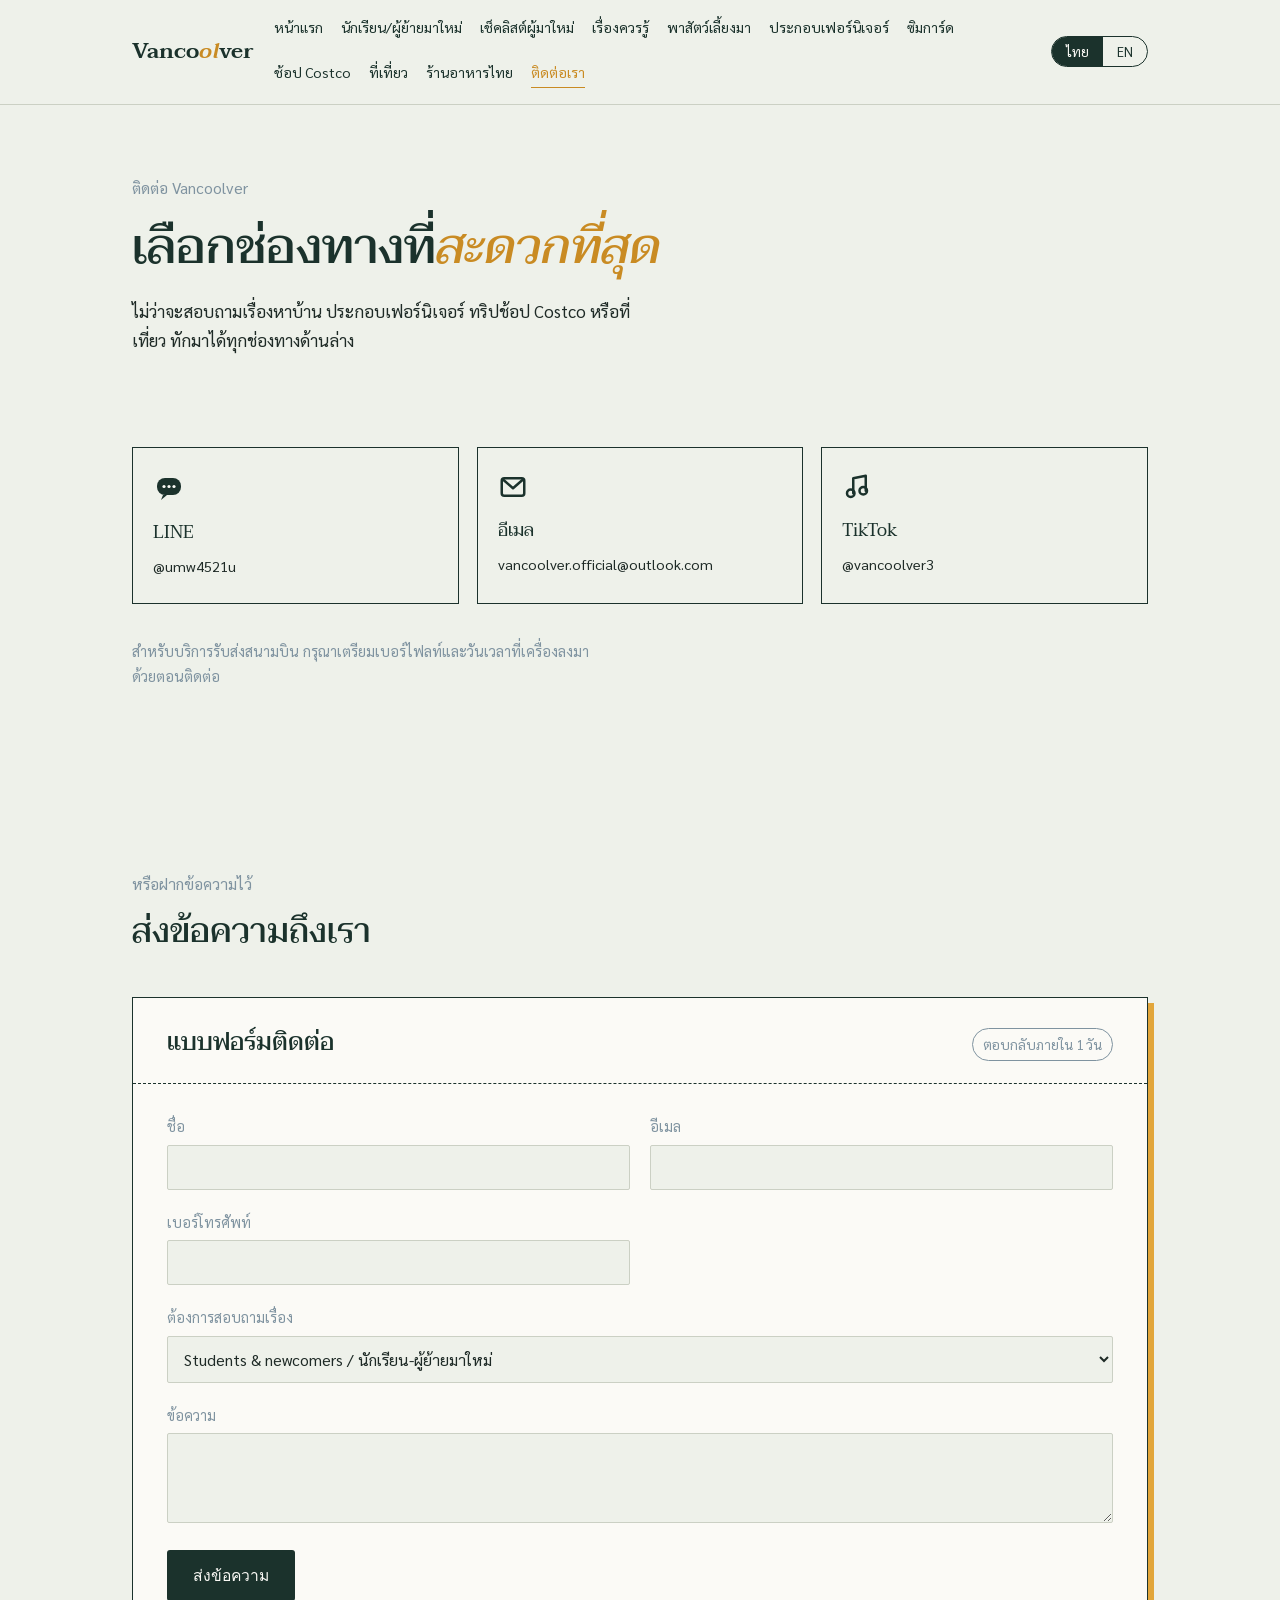
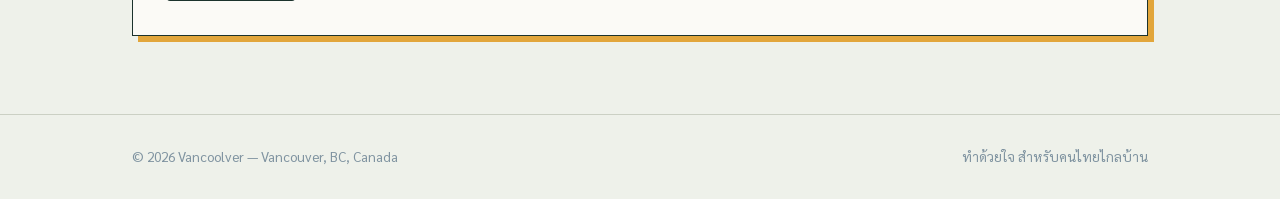
<file: contact.html>
<!doctype html>
<html lang="th" class="lang-th">
<head>
<meta charset="UTF-8">
<meta name="viewport" content="width=device-width, initial-scale=1.0">
<title>Vancoolver — ติดต่อเรา</title>
<meta name="description" content="ช่องทางติดต่อ Vancoolver — LINE, อีเมล และ TikTok">
<link rel="preconnect" href="https://fonts.googleapis.com">
<link rel="preconnect" href="https://fonts.gstatic.com" crossorigin>
<link href="https://fonts.googleapis.com/css2?family=Taviraj:ital,wght@0,400;0,500;0,600;1,400&family=Sarabun:wght@300;400;500;600&display=swap" rel="stylesheet">
<style>
:root{
  --paper:#EEF1EA;
  --paper-2:#E6E9DF;
  --ink:#1E2A26;
  --forest:#26453D;
  --forest-2:#1B322C;
  --mist:#7F93A0;
  --lantern:#E2A63B;
  --lantern-2:#C98B23;
  --rain:#CBD0C4;
  --white:#FBFAF6;
}
*{box-sizing:border-box;}
html,body{margin:0;padding:0;max-width:100%;overflow-x:hidden;}
html{scroll-behavior:smooth;}
body{
  background:var(--paper);color:var(--ink);
  font-family:'Sarabun',sans-serif;font-weight:400;line-height:1.7;
  -webkit-font-smoothing:antialiased;
}
h1,h2,h3,.display{
  font-family:'Taviraj',serif;font-weight:500;line-height:1.25;margin:0;color:var(--forest-2);
}
a{color:inherit;}
img,svg{display:block;max-width:100%;}
.en{display:none;}
html.lang-en .en{display:inline;}
html.lang-en .th{display:none;}
.wrap{max-width:1080px;margin:0 auto;padding:0 32px;}

/* ---------- Header ---------- */
header.site{
  position:sticky;top:0;z-index:40;background:rgba(238,241,234,0.92);
  backdrop-filter:blur(6px);border-bottom:1px solid var(--rain);
}
.header-inner{
  position:relative;
  display:flex;align-items:center;justify-content:space-between;
  padding:16px 32px;max-width:1080px;margin:0 auto;gap:20px;
}
.logo{font-family:'Taviraj',serif;font-size:1.35rem;font-weight:600;color:var(--forest-2);text-decoration:none;flex-shrink:0;}
.logo em{font-style:italic;color:var(--lantern-2);}
.nav-links{display:flex;gap:18px;align-items:center;flex-wrap:wrap;}
.nav-links a{font-size:0.88rem;text-decoration:none;color:var(--forest-2);border-bottom:1px solid transparent;padding-bottom:2px;white-space:nowrap;}
.nav-links a.current{border-bottom-color:var(--lantern-2);color:var(--lantern-2);}
.nav-links a:hover{border-bottom-color:var(--lantern);}
.lang-toggle{display:flex;border:1px solid var(--forest-2);border-radius:999px;overflow:hidden;font-size:0.82rem;flex-shrink:0;}
.lang-toggle button{background:none;border:none;padding:6px 14px;cursor:pointer;font-family:'Sarabun',sans-serif;color:var(--forest-2);}
.lang-toggle button.active{background:var(--forest-2);color:var(--white);}
.nav-toggle{
  display:none;background:none;border:1px solid var(--forest-2);border-radius:4px;
  padding:7px 9px;cursor:pointer;color:var(--forest-2);flex-shrink:0;
}
.nav-toggle svg{display:block;width:20px;height:20px;}
@media (max-width:900px){
  .nav-toggle{display:inline-flex;align-items:center;justify-content:center;}
  .nav-links{
    display:none;
    position:absolute;top:100%;left:0;right:0;
    background:var(--paper);border-bottom:1px solid var(--rain);
    flex-direction:column;align-items:flex-start;
    padding:16px 28px 22px;gap:16px;
    box-shadow:0 8px 16px rgba(0,0,0,0.06);
  }
  .nav-links.open{display:flex;}
}

/* ---------- Hero ---------- */
.hero{padding-top:70px;padding-bottom:20px;}
.hero-grid{display:grid;grid-template-columns:1.15fr 0.85fr;gap:48px;align-items:center;}
@media (max-width:860px){ .hero-grid{grid-template-columns:1fr;} }
.kicker{color:var(--mist);font-size:0.98rem;margin-bottom:14px;}
h1.headline{font-size:clamp(2.0rem, 4.2vw, 3.1rem);color:var(--forest-2);max-width:22ch;}
h1.headline .accent{color:var(--lantern-2);font-style:italic;}
.sub{margin-top:20px;font-size:1.05rem;max-width:58ch;}
.hero-ctas{margin-top:30px;display:flex;gap:14px;flex-wrap:wrap;}

.btn{display:inline-block;padding:13px 26px;border-radius:3px;text-decoration:none;font-size:0.98rem;font-weight:500;border:1px solid var(--forest-2);transition:transform .15s ease, background .15s ease;}
.btn-solid{background:var(--forest-2);color:var(--white);border:none;cursor:pointer;}
.btn-solid:hover{background:var(--forest);}
.btn-line{border-color:var(--forest-2);color:var(--forest-2);}
.btn-line:hover{background:var(--forest-2);color:var(--white);}
.btn:active{transform:scale(0.98);}

/* ---------- Section head ---------- */
.section-head{max-width:60ch;margin-bottom:44px;}
.section-head h2{font-size:clamp(1.5rem,2.8vw,2.1rem);}

/* ---------- Timeline / stops (journey + homepage destination list) ---------- */
.stops{position:relative;border-left:2px dashed var(--mist);margin-left:14px;padding-left:38px;}
.stop{position:relative;padding-bottom:52px;}
.stop:last-child{padding-bottom:0;}
.stop::before{
  content:"";position:absolute;left:-46px;top:4px;width:14px;height:14px;border-radius:50%;
  background:var(--lantern);border:3px solid var(--paper);outline:2px solid var(--forest-2);
}
.stop .stop-name{color:var(--mist);font-size:0.92rem;margin-bottom:6px;}
.stop h3{font-size:1.3rem;margin-bottom:10px;}
.stop p{margin:0;max-width:56ch;color:var(--ink);}
.stop a.stop-link{text-decoration:none;color:inherit;display:block;}
.stop a.stop-link:hover h3{color:var(--lantern-2);}
.stop .go{display:inline-block;margin-top:10px;font-size:0.88rem;color:var(--lantern-2);}

/* ---------- Dark band (settling-in / costco) ---------- */
.band-dark{padding:70px 0;background:var(--forest-2);color:var(--white);}
.band-dark h2{color:var(--white);}
.band-dark .kicker{color:#B9CFC5;}
.band-dark p{color:#DCE6DE;}
.two-col{display:grid;grid-template-columns:1fr 1fr;gap:46px;margin-top:44px;align-items:start;}
@media (max-width:800px){ .two-col{grid-template-columns:1fr;} }
.checklist{list-style:none;margin:0;padding:0;}
.checklist li{padding:10px 0;border-bottom:1px solid rgba(255,255,255,0.12);display:flex;gap:12px;align-items:baseline;}
.checklist li:last-child{border-bottom:none;}
.checklist .mark{color:var(--lantern);flex-shrink:0;}
.subhead-white{color:var(--white);font-size:1.15rem;margin-bottom:14px;border-bottom:1px solid rgba(255,255,255,0.25);padding-bottom:12px;}
.note-box{margin-top:26px;border:1px solid rgba(255,255,255,0.3);padding:16px 18px;font-size:0.92rem;color:#DCE6DE;}

/* ---------- Spot list (attractions) ---------- */
.spot-list{display:grid;grid-template-columns:1fr;gap:0;border-top:1px solid var(--rain);}
.spot{display:grid;grid-template-columns:60px 1fr;gap:26px;padding:26px 0;border-bottom:1px solid var(--rain);}
.spot .spot-mark{font-family:'Taviraj',serif;font-style:italic;color:var(--mist);font-size:1rem;padding-top:2px;}
.spot h3{font-size:1.2rem;margin-bottom:8px;}
.spot p{margin:0;max-width:58ch;}
.spot .tag-line{font-size:0.85rem;color:var(--lantern-2);margin-top:8px;}

/* ---------- Ticket / form ---------- */
.request{padding-top:78px;padding-bottom:78px;}
.ticket{background:var(--white);border:1px solid var(--forest-2);position:relative;box-shadow:6px 6px 0 var(--lantern);}
.ticket-top{padding:30px 34px 22px;border-bottom:1px dashed var(--forest-2);display:flex;justify-content:space-between;align-items:flex-start;gap:20px;flex-wrap:wrap;}
.ticket-top h2{font-size:1.5rem;}
.ticket-top .tag{font-size:0.85rem;color:var(--mist);border:1px solid var(--mist);padding:4px 10px;border-radius:999px;white-space:nowrap;}
form.request-form{padding:30px 34px 34px;}
.field-row{display:grid;grid-template-columns:1fr 1fr;gap:20px;}
@media (max-width:600px){ .field-row{grid-template-columns:1fr;} }
.field{margin-bottom:20px;}
.field label{display:block;font-size:0.9rem;color:var(--mist);margin-bottom:6px;}
.field input,.field select,.field textarea{
  width:100%;padding:11px 12px;border:1px solid var(--rain);border-radius:2px;
  background:var(--paper);font-family:'Sarabun',sans-serif;font-size:0.98rem;color:var(--ink);
}
.field textarea{resize:vertical;min-height:90px;}
.field input:focus,.field select:focus,.field textarea:focus{outline:2px solid var(--lantern);outline-offset:1px;border-color:var(--forest-2);}
.confirm-msg{margin-top:16px;padding:12px 16px;background:#EAF3EC;border:1px solid var(--forest);color:var(--forest-2);font-size:0.92rem;display:none;}
.confirm-msg.show{display:block;}

/* ---------- Contact ---------- */
.contact{padding-top:20px;padding-bottom:90px;}
.contact-grid{display:grid;grid-template-columns:repeat(3,1fr);gap:18px;margin-top:36px;}
@media (max-width:700px){ .contact-grid{grid-template-columns:1fr;} }
.contact-card{border:1px solid var(--forest-2);padding:24px 20px;text-decoration:none;color:var(--ink);transition:background .15s ease;}
.contact-card:hover{background:var(--paper-2);}
.contact-card .ch-icon{margin-bottom:14px;}
.contact-card .ch-name{font-family:'Taviraj',serif;font-size:1.1rem;color:var(--forest-2);margin-bottom:6px;}
.contact-card .ch-detail{font-size:0.9rem;color:var(--ink);}
.contact-note{margin-top:34px;font-size:0.92rem;color:var(--mist);max-width:60ch;}

/* ---------- Cross-link banner ---------- */
.cross-link{
  border:1px dashed var(--forest-2);padding:22px 26px;display:flex;justify-content:space-between;
  align-items:center;flex-wrap:wrap;gap:14px;margin:0 0 10px;
}
.cross-link p{margin:0;max-width:56ch;}

footer{padding:30px 0;border-top:1px solid var(--rain);font-size:0.85rem;color:var(--mist);}
footer .wrap{display:flex;justify-content:space-between;flex-wrap:wrap;gap:10px;}

/* hero route illustration (home page) */
.route-art svg{width:100%;height:auto;}
#flightpath{stroke-dasharray:600;stroke-dashoffset:600;animation:draw 2.1s ease forwards 0.3s;}
@media (prefers-reduced-motion: reduce){ #flightpath{animation:none;stroke-dashoffset:0;} }
@keyframes draw{ to{stroke-dashoffset:0;} }

</style>
</head>
<body>

<header class="site">
  <div class="header-inner">
    <a href="index.html" class="logo">Vanco<em>ol</em>ver</a>
    <nav class="nav-links">
      <a href="index.html"><span class="th">หน้าแรก</span><span class="en">Home</span></a>
      <a href="students.html"><span class="th">นักเรียน/ผู้ย้ายมาใหม่</span><span class="en">Students &amp; newcomers</span></a>
      <a href="checklist.html"><span class="th">เช็คลิสต์ผู้มาใหม่</span><span class="en">Newcomer checklist</span></a>
      <a href="goodtoknow.html"><span class="th">เรื่องควรรู้</span><span class="en">Things to know</span></a>
      <a href="pettravel.html"><span class="th">พาสัตว์เลี้ยงมา</span><span class="en">Pet travel</span></a>
      <a href="furniture.html"><span class="th">ประกอบเฟอร์นิเจอร์</span><span class="en">Furniture assembly</span></a>
      <a href="simcard.html"><span class="th">ซิมการ์ด</span><span class="en">SIM card</span></a>
      <a href="costco.html"><span class="th">ช้อป Costco</span><span class="en">Costco shopping</span></a>
      <a href="attractions.html"><span class="th">ที่เที่ยว</span><span class="en">Attractions</span></a>
      <a href="thai-food.html"><span class="th">ร้านอาหารไทย</span><span class="en">Thai food</span></a>
      <a href="contact.html" class="current"><span class="th">ติดต่อเรา</span><span class="en">Contact</span></a>
    </nav>
    <div class="lang-toggle">
      <button type="button" data-lang="th" class="active">ไทย</button>
      <button type="button" data-lang="en">EN</button>
    </div>
    <button type="button" class="nav-toggle" id="navToggle" aria-label="Menu">
      <svg viewBox="0 0 24 24" fill="none" stroke="currentColor" stroke-width="2" stroke-linecap="round"><line x1="3" y1="6" x2="21" y2="6"/><line x1="3" y1="12" x2="21" y2="12"/><line x1="3" y1="18" x2="21" y2="18"/></svg>
    </button>
  </div>
</header>

<main>
  <!-- HERO -->
  <section class="hero wrap">
    <div class="kicker">
      <span class="th">ติดต่อ Vancoolver</span>
      <span class="en">Get in touch with Vancoolver</span>
    </div>
    <h1 class="headline">
      <span class="th">เลือกช่องทางที่<span class="accent">สะดวกที่สุด</span></span>
      <span class="en">Reach us <span class="accent">however's easiest</span></span>
    </h1>
    <p class="sub">
      <span class="th">ไม่ว่าจะสอบถามเรื่องหาบ้าน ประกอบเฟอร์นิเจอร์ ทริปช้อป Costco หรือที่เที่ยว ทักมาได้ทุกช่องทางด้านล่าง</span>
      <span class="en">Whether it's about housing, furniture assembly, a Costco trip, or travel tips — reach out through any channel below.</span>
    </p>
  </section>

  <section class="contact wrap">
    <div class="contact-grid">
      <a class="contact-card" href="https://line.me/ti/p/~umw4521u" target="_blank" rel="noopener">
        <div class="ch-icon"><svg viewBox="0 0 32 32" width="32" height="32"><rect x="4" y="6" width="24" height="17" rx="8" fill="var(--forest-2)"/><path d="M10 23l-2 5 6-5" fill="var(--forest-2)"/><circle cx="11" cy="14.5" r="1.6" fill="var(--white)"/><circle cx="16" cy="14.5" r="1.6" fill="var(--white)"/><circle cx="21" cy="14.5" r="1.6" fill="var(--white)"/></svg></div>
        <div class="ch-name">LINE</div>
        <div class="ch-detail">@umw4521u</div>
      </a>
      <a class="contact-card" href="mailto:vancoolver.official@outlook.com">
        <div class="ch-icon"><svg viewBox="0 0 24 24" width="30" height="30"><rect x="3" y="5" width="18" height="14" rx="2" fill="none" stroke="var(--forest-2)" stroke-width="2"/><path d="M4 6l8 7 8-7" fill="none" stroke="var(--forest-2)" stroke-width="2" stroke-linecap="round" stroke-linejoin="round"/></svg></div>
        <div class="ch-name"><span class="th">อีเมล</span><span class="en">Email</span></div>
        <div class="ch-detail">vancoolver.official@outlook.com</div>
      </a>
      <a class="contact-card" href="https://www.tiktok.com/@vancoolver3?_r=1&_t=ZS-99iXUeNGJec" target="_blank" rel="noopener">
        <div class="ch-icon"><svg viewBox="0 0 24 24" width="30" height="30"><path d="M9 17V5l10-2v12" fill="none" stroke="var(--forest-2)" stroke-width="2" stroke-linecap="round" stroke-linejoin="round"/><circle cx="7" cy="17" r="3" fill="none" stroke="var(--forest-2)" stroke-width="2"/><circle cx="17" cy="15" r="3" fill="none" stroke="var(--forest-2)" stroke-width="2"/></svg></div>
        <div class="ch-name">TikTok</div>
        <div class="ch-detail">@vancoolver3</div>
      </a>
    </div>
    <p class="contact-note">
      <span class="th">สำหรับบริการรับส่งสนามบิน กรุณาเตรียมเบอร์ไฟลท์และวันเวลาที่เครื่องลงมาด้วยตอนติดต่อ</span>
      <span class="en">For airport pickup, please have your flight number and arrival date/time ready when you reach out.</span>
    </p>
  </section>

  <!-- GENERAL INQUIRY FORM -->
  <section id="request" class="request wrap">
    <div class="section-head">
      <div class="kicker"><span class="th">หรือฝากข้อความไว้</span><span class="en">Or leave a message</span></div>
      <h2><span class="th">ส่งข้อความถึงเรา</span><span class="en">Send us a message</span></h2>
    </div>

    <div class="ticket">
      <div class="ticket-top">
        <h2><span class="th">แบบฟอร์มติดต่อ</span><span class="en">Contact form</span></h2>
        <span class="tag"><span class="th">ตอบกลับภายใน 1 วัน</span><span class="en">We reply within a day</span></span>
      </div>
      <form class="request-form" id="contactForm">
        <div class="field-row">
          <div class="field">
            <label for="name"><span class="th">ชื่อ</span><span class="en">Name</span></label>
            <input type="text" id="name" required>
          </div>
          <div class="field">
            <label for="email"><span class="th">อีเมล</span><span class="en">Email</span></label>
            <input type="email" id="email" required>
          </div>
        </div>
        <div class="field-row">
          <div class="field">
            <label for="phone"><span class="th">เบอร์โทรศัพท์</span><span class="en">Phone number</span></label>
            <input type="tel" id="phone" required>
          </div>
        </div>
        <div class="field">
          <label for="topic"><span class="th">ต้องการสอบถามเรื่อง</span><span class="en">What's this about</span></label>
          <select id="topic">
            <option value="Students/newcomers">Students &amp; newcomers / นักเรียน-ผู้ย้ายมาใหม่</option>
            <option value="Furniture assembly">Furniture assembly / ประกอบเฟอร์นิเจอร์</option>
            <option value="Costco shopping">Costco shopping / ช้อป Costco</option>
            <option value="Attractions/travel">Attractions &amp; travel / ที่เที่ยว</option>
            <option value="Other">Other / อื่น ๆ</option>
          </select>
        </div>
        <div class="field">
          <label for="message"><span class="th">ข้อความ</span><span class="en">Message</span></label>
          <textarea id="message"></textarea>
        </div>
        <button type="submit" class="btn btn-solid">
          <span class="th">ส่งข้อความ</span><span class="en">Send message</span>
        </button>
        <div class="confirm-msg" id="confirmMsg">
          <span class="th">เปิดอีเมลให้แล้ว กรุณากดส่งในแอปอีเมลของคุณเพื่อยืนยัน</span>
          <span class="en">Your email app should be open — please hit send there to confirm.</span>
        </div>
      </form>
    </div>
  </section>
</main>

<footer>
  <div class="wrap">
    <span>© 2026 Vancoolver — Vancouver, BC, Canada</span>
    <span><span class="th">ทำด้วยใจ สำหรับคนไทยไกลบ้าน</span><span class="en">Made with care, for Thais far from home</span></span>
  </div>
</footer>

<script>
document.addEventListener('DOMContentLoaded', () => {
  const langButtons = document.querySelectorAll('.lang-toggle button');
  langButtons.forEach(btn => {
    btn.addEventListener('click', () => {
      const lang = btn.dataset.lang;
      document.documentElement.classList.toggle('lang-en', lang === 'en');
      document.documentElement.setAttribute('lang', lang);
      langButtons.forEach(b => b.classList.toggle('active', b === btn));
    });
  });

  const navToggle = document.getElementById('navToggle');
  const navLinksEl = document.querySelector('.nav-links');
  if (navToggle && navLinksEl) {
    navToggle.addEventListener('click', () => navLinksEl.classList.toggle('open'));
    navLinksEl.querySelectorAll('a').forEach(a => a.addEventListener('click', () => navLinksEl.classList.remove('open')));
  }
});

/* Builds a mailto: link from a form's fields and opens it.
   fields = [[labelTh, labelEn, elementId], ...] */
function sendAsEmail(formEl, confirmEl, subjectTh, subjectEn, fields) {
  formEl.addEventListener('submit', (e) => {
    e.preventDefault();
    const isEn = document.documentElement.classList.contains('lang-en');
    const val = id => (document.getElementById(id) && document.getElementById(id).value) || '-';
    const subject = isEn ? subjectEn : subjectTh;
    const bodyLines = fields.map(([labelTh, labelEn, id]) => `${isEn ? labelEn : labelTh}: ${val(id)}`);
    const body = encodeURIComponent(bodyLines.join('\n'));
    window.location.href = `mailto:vancoolver.official@outlook.com?subject=${encodeURIComponent(subject)}&body=${body}`;
    if (confirmEl) confirmEl.classList.add('show');
  });
}

</script>
<script>
  sendAsEmail(
    document.getElementById('contactForm'),
    document.getElementById('confirmMsg'),
    'ข้อความจากเว็บไซต์ Vancoolver',
    'Message from the Vancoolver website',
    [
      ['ชื่อ','Name','name'],
      ['อีเมล','Email','email'],
      ['เบอร์โทรศัพท์','Phone number','phone'],
      ['เรื่อง','Topic','topic'],
      ['ข้อความ','Message','message'],
    ]
  );
</script>
</body>
</html>
</file>
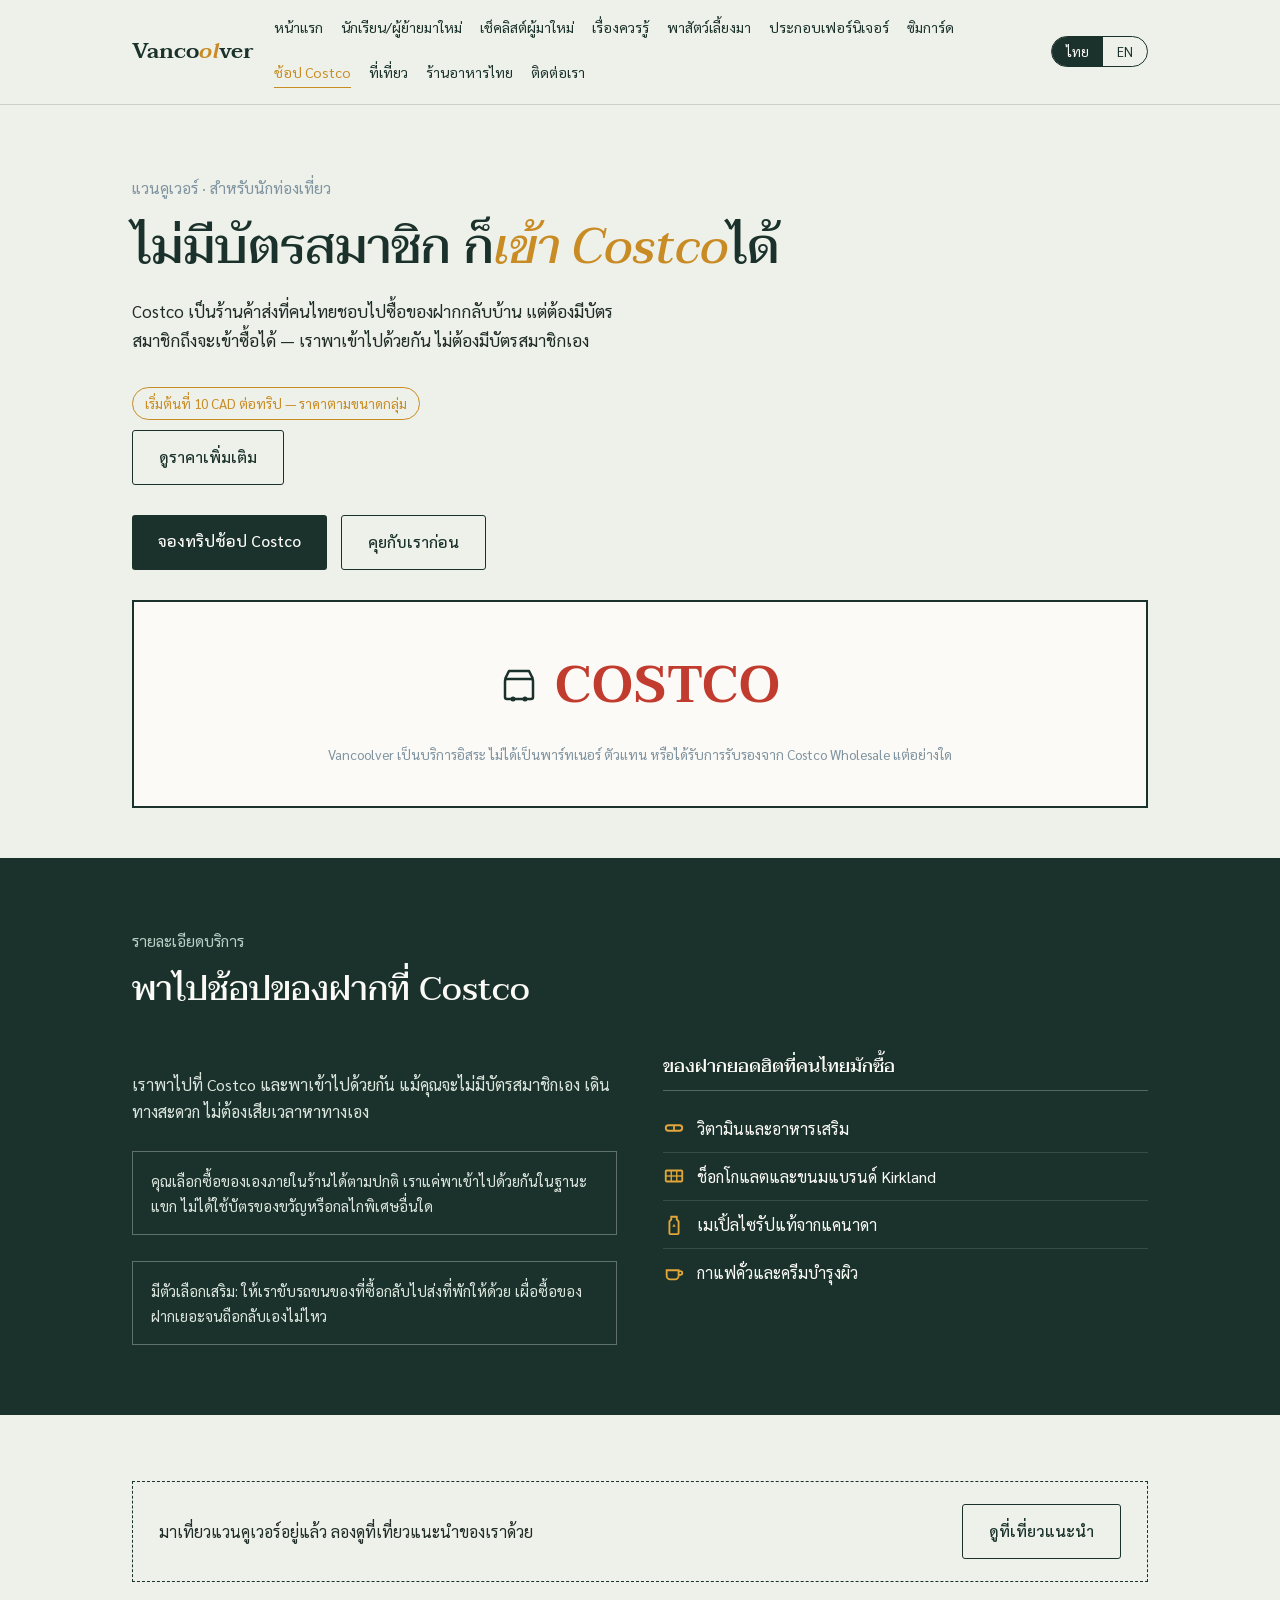
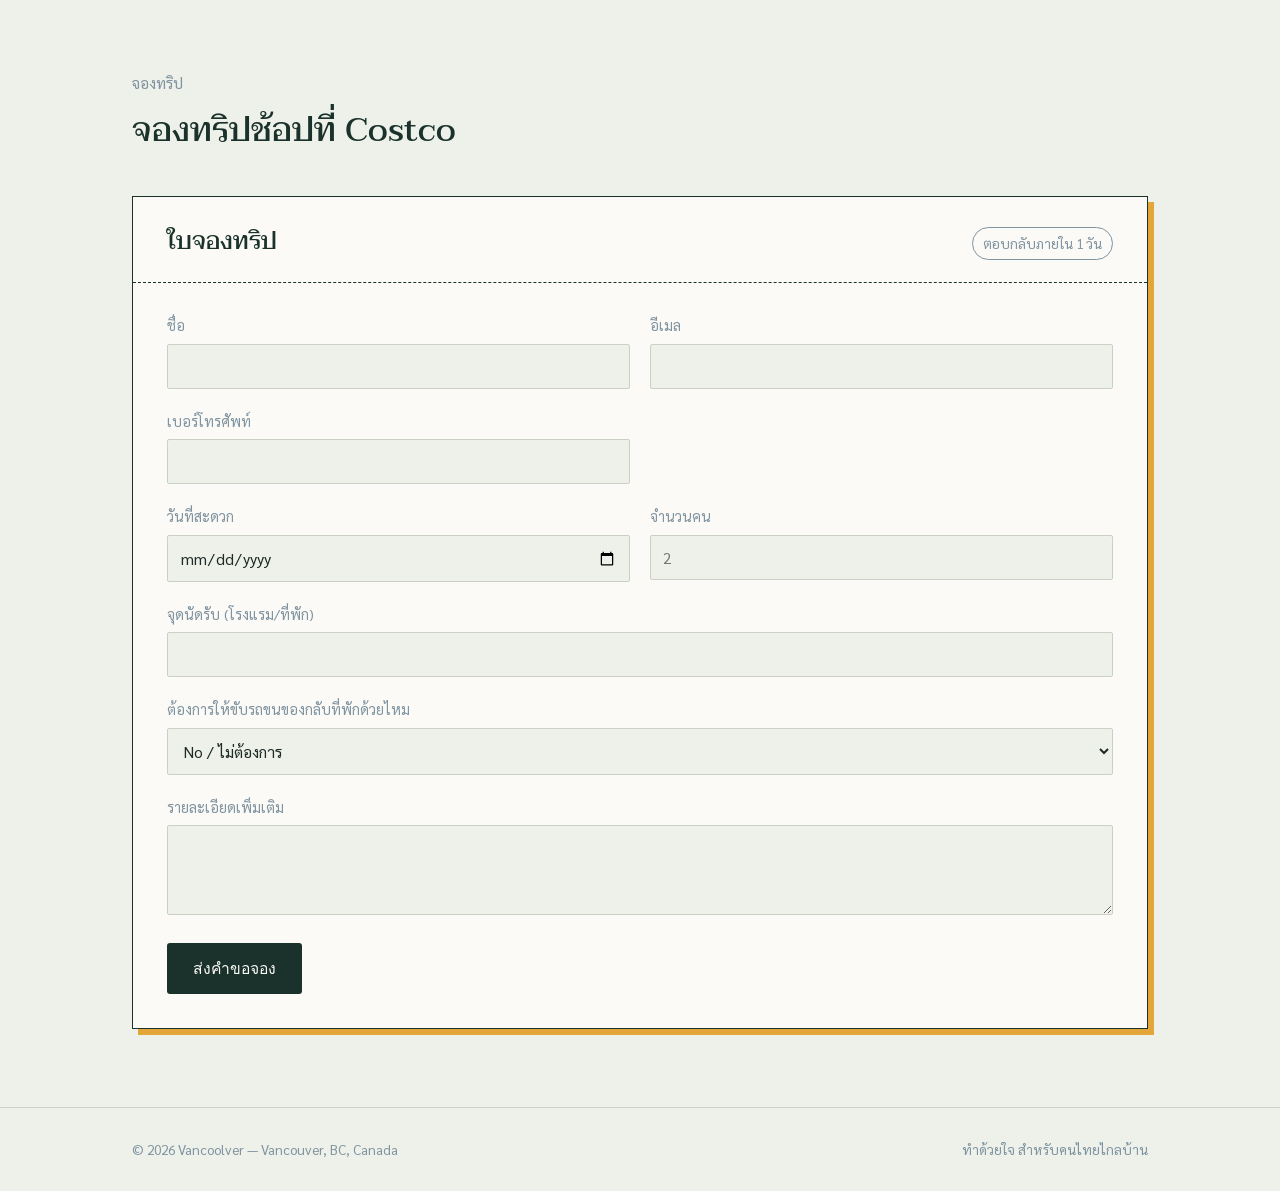
<file: costco.html>
<!doctype html>
<html lang="th" class="lang-th">
<head>
<meta charset="UTF-8">
<meta name="viewport" content="width=device-width, initial-scale=1.0">
<title>Vancoolver — พาช้อปของฝากที่ Costco</title>
<meta name="description" content="บริการพาช้อปของฝากที่ Costco สำหรับนักท่องเที่ยวไทย ไม่ต้องมีบัตรสมาชิกเอง">
<link rel="preconnect" href="https://fonts.googleapis.com">
<link rel="preconnect" href="https://fonts.gstatic.com" crossorigin>
<link href="https://fonts.googleapis.com/css2?family=Taviraj:ital,wght@0,400;0,500;0,600;1,400&family=Sarabun:wght@300;400;500;600&display=swap" rel="stylesheet">
<style>
:root{
  --paper:#EEF1EA;
  --paper-2:#E6E9DF;
  --ink:#1E2A26;
  --forest:#26453D;
  --forest-2:#1B322C;
  --mist:#7F93A0;
  --lantern:#E2A63B;
  --lantern-2:#C98B23;
  --rain:#CBD0C4;
  --white:#FBFAF6;
}
*{box-sizing:border-box;}
html,body{margin:0;padding:0;max-width:100%;overflow-x:hidden;}
html{scroll-behavior:smooth;}
body{
  background:var(--paper);color:var(--ink);
  font-family:'Sarabun',sans-serif;font-weight:400;line-height:1.7;
  -webkit-font-smoothing:antialiased;
}
h1,h2,h3,.display{
  font-family:'Taviraj',serif;font-weight:500;line-height:1.25;margin:0;color:var(--forest-2);
}
a{color:inherit;}
img,svg{display:block;max-width:100%;}
.en{display:none;}
html.lang-en .en{display:inline;}
html.lang-en .th{display:none;}
.wrap{max-width:1080px;margin:0 auto;padding:0 32px;}

/* ---------- Header ---------- */
header.site{
  position:sticky;top:0;z-index:40;background:rgba(238,241,234,0.92);
  backdrop-filter:blur(6px);border-bottom:1px solid var(--rain);
}
.header-inner{
  position:relative;
  display:flex;align-items:center;justify-content:space-between;
  padding:16px 32px;max-width:1080px;margin:0 auto;gap:20px;
}
.logo{font-family:'Taviraj',serif;font-size:1.35rem;font-weight:600;color:var(--forest-2);text-decoration:none;flex-shrink:0;}
.logo em{font-style:italic;color:var(--lantern-2);}
.nav-links{display:flex;gap:18px;align-items:center;flex-wrap:wrap;}
.nav-links a{font-size:0.88rem;text-decoration:none;color:var(--forest-2);border-bottom:1px solid transparent;padding-bottom:2px;white-space:nowrap;}
.nav-links a.current{border-bottom-color:var(--lantern-2);color:var(--lantern-2);}
.nav-links a:hover{border-bottom-color:var(--lantern);}
.lang-toggle{display:flex;border:1px solid var(--forest-2);border-radius:999px;overflow:hidden;font-size:0.82rem;flex-shrink:0;}
.lang-toggle button{background:none;border:none;padding:6px 14px;cursor:pointer;font-family:'Sarabun',sans-serif;color:var(--forest-2);}
.lang-toggle button.active{background:var(--forest-2);color:var(--white);}
.nav-toggle{
  display:none;background:none;border:1px solid var(--forest-2);border-radius:4px;
  padding:7px 9px;cursor:pointer;color:var(--forest-2);flex-shrink:0;
}
.nav-toggle svg{display:block;width:20px;height:20px;}
@media (max-width:900px){
  .nav-toggle{display:inline-flex;align-items:center;justify-content:center;}
  .nav-links{
    display:none;
    position:absolute;top:100%;left:0;right:0;
    background:var(--paper);border-bottom:1px solid var(--rain);
    flex-direction:column;align-items:flex-start;
    padding:16px 28px 22px;gap:16px;
    box-shadow:0 8px 16px rgba(0,0,0,0.06);
  }
  .nav-links.open{display:flex;}
}

/* ---------- Hero ---------- */
.hero{padding-top:70px;padding-bottom:20px;}
.hero-grid{display:grid;grid-template-columns:1.15fr 0.85fr;gap:48px;align-items:center;}
@media (max-width:860px){ .hero-grid{grid-template-columns:1fr;} }
.kicker{color:var(--mist);font-size:0.98rem;margin-bottom:14px;}
h1.headline{font-size:clamp(2.0rem, 4.2vw, 3.1rem);color:var(--forest-2);max-width:22ch;}
h1.headline .accent{color:var(--lantern-2);font-style:italic;}
.sub{margin-top:20px;font-size:1.05rem;max-width:58ch;}
.hero-ctas{margin-top:30px;display:flex;gap:14px;flex-wrap:wrap;}

.btn{display:inline-block;padding:13px 26px;border-radius:3px;text-decoration:none;font-size:0.98rem;font-weight:500;border:1px solid var(--forest-2);transition:transform .15s ease, background .15s ease;}
.btn-solid{background:var(--forest-2);color:var(--white);border:none;cursor:pointer;}
.btn-solid:hover{background:var(--forest);}
.btn-line{border-color:var(--forest-2);color:var(--forest-2);}
.btn-line:hover{background:var(--forest-2);color:var(--white);}
.btn:active{transform:scale(0.98);}

/* ---------- Section head ---------- */
.section-head{max-width:60ch;margin-bottom:44px;}
.section-head h2{font-size:clamp(1.5rem,2.8vw,2.1rem);}

/* ---------- Timeline / stops (journey + homepage destination list) ---------- */
.stops{position:relative;border-left:2px dashed var(--mist);margin-left:14px;padding-left:38px;}
.stop{position:relative;padding-bottom:52px;}
.stop:last-child{padding-bottom:0;}
.stop::before{
  content:"";position:absolute;left:-46px;top:4px;width:14px;height:14px;border-radius:50%;
  background:var(--lantern);border:3px solid var(--paper);outline:2px solid var(--forest-2);
}
.stop .stop-name{color:var(--mist);font-size:0.92rem;margin-bottom:6px;}
.stop h3{font-size:1.3rem;margin-bottom:10px;}
.stop p{margin:0;max-width:56ch;color:var(--ink);}
.stop a.stop-link{text-decoration:none;color:inherit;display:block;}
.stop a.stop-link:hover h3{color:var(--lantern-2);}
.stop .go{display:inline-block;margin-top:10px;font-size:0.88rem;color:var(--lantern-2);}

/* ---------- Dark band (settling-in / costco) ---------- */
.band-dark{padding:70px 0;background:var(--forest-2);color:var(--white);}
.band-dark h2{color:var(--white);}
.band-dark .kicker{color:#B9CFC5;}
.band-dark p{color:#DCE6DE;}
.two-col{display:grid;grid-template-columns:1fr 1fr;gap:46px;margin-top:44px;align-items:start;}
@media (max-width:800px){ .two-col{grid-template-columns:1fr;} }
.checklist{list-style:none;margin:0;padding:0;}
.checklist li{padding:10px 0;border-bottom:1px solid rgba(255,255,255,0.12);display:flex;gap:12px;align-items:center;}
.checklist li:last-child{border-bottom:none;}
.checklist .mark{color:var(--lantern);flex-shrink:0;display:flex;}
.subhead-white{color:var(--white);font-size:1.15rem;margin-bottom:14px;border-bottom:1px solid rgba(255,255,255,0.25);padding-bottom:12px;}
.note-box{margin-top:26px;border:1px solid rgba(255,255,255,0.3);padding:16px 18px;font-size:0.92rem;color:#DCE6DE;}

/* ---------- Spot list (attractions) ---------- */
.spot-list{display:grid;grid-template-columns:1fr;gap:0;border-top:1px solid var(--rain);}
.spot{display:grid;grid-template-columns:60px 1fr;gap:26px;padding:26px 0;border-bottom:1px solid var(--rain);}
.spot .spot-mark{font-family:'Taviraj',serif;font-style:italic;color:var(--mist);font-size:1rem;padding-top:2px;}
.spot h3{font-size:1.2rem;margin-bottom:8px;}
.spot p{margin:0;max-width:58ch;}
.spot .tag-line{font-size:0.85rem;color:var(--lantern-2);margin-top:8px;}

/* ---------- Ticket / form ---------- */
.request{padding-top:78px;padding-bottom:78px;}
.ticket{background:var(--white);border:1px solid var(--forest-2);position:relative;box-shadow:6px 6px 0 var(--lantern);}
.ticket-top{padding:30px 34px 22px;border-bottom:1px dashed var(--forest-2);display:flex;justify-content:space-between;align-items:flex-start;gap:20px;flex-wrap:wrap;}
.ticket-top h2{font-size:1.5rem;}
.ticket-top .tag{font-size:0.85rem;color:var(--mist);border:1px solid var(--mist);padding:4px 10px;border-radius:999px;white-space:nowrap;}
form.request-form{padding:30px 34px 34px;}
.field-row{display:grid;grid-template-columns:1fr 1fr;gap:20px;}
@media (max-width:600px){ .field-row{grid-template-columns:1fr;} }
.field{margin-bottom:20px;}
.field label{display:block;font-size:0.9rem;color:var(--mist);margin-bottom:6px;}
.field input,.field select,.field textarea{
  width:100%;padding:11px 12px;border:1px solid var(--rain);border-radius:2px;
  background:var(--paper);font-family:'Sarabun',sans-serif;font-size:0.98rem;color:var(--ink);
}
.field textarea{resize:vertical;min-height:90px;}
.field input:focus,.field select:focus,.field textarea:focus{outline:2px solid var(--lantern);outline-offset:1px;border-color:var(--forest-2);}
.confirm-msg{margin-top:16px;padding:12px 16px;background:#EAF3EC;border:1px solid var(--forest);color:var(--forest-2);font-size:0.92rem;display:none;}
.confirm-msg.show{display:block;}

/* ---------- Contact ---------- */
.contact{padding-top:20px;padding-bottom:90px;}
.contact-grid{display:grid;grid-template-columns:repeat(4,1fr);gap:18px;margin-top:36px;}
@media (max-width:860px){ .contact-grid{grid-template-columns:repeat(2,1fr);} }
@media (max-width:480px){ .contact-grid{grid-template-columns:1fr;} }
.contact-card{border:1px solid var(--forest-2);padding:24px 20px;text-decoration:none;color:var(--ink);transition:background .15s ease;}
.contact-card:hover{background:var(--paper-2);}
.contact-card .ch-name{font-family:'Taviraj',serif;font-size:1.1rem;color:var(--forest-2);margin-bottom:6px;}
.contact-card .ch-detail{font-size:0.9rem;color:var(--ink);}
.contact-note{margin-top:34px;font-size:0.92rem;color:var(--mist);max-width:60ch;}

/* ---------- Cross-link banner ---------- */
.cross-link{
  border:1px dashed var(--forest-2);padding:22px 26px;display:flex;justify-content:space-between;
  align-items:center;flex-wrap:wrap;gap:14px;margin:0 0 10px;
}
.cross-link p{margin:0;max-width:56ch;}

footer{padding:30px 0;border-top:1px solid var(--rain);font-size:0.85rem;color:var(--mist);}
footer .wrap{display:flex;justify-content:space-between;flex-wrap:wrap;gap:10px;}

/* hero route illustration (home page) */
.route-art svg{width:100%;height:auto;}
#flightpath{stroke-dasharray:600;stroke-dashoffset:600;animation:draw 2.1s ease forwards 0.3s;}
@media (prefers-reduced-motion: reduce){ #flightpath{animation:none;stroke-dashoffset:0;} }
@keyframes draw{ to{stroke-dashoffset:0;} }

/* ---------- Expandable pricing ---------- */
.price-details summary{cursor:pointer;list-style:none;}
.price-details summary::-webkit-details-marker{display:none;}
.price-details summary::marker{content:"";}

</style>
</head>
<body>

<header class="site">
  <div class="header-inner">
    <a href="index.html" class="logo">Vanco<em>ol</em>ver</a>
    <nav class="nav-links">
      <a href="index.html"><span class="th">หน้าแรก</span><span class="en">Home</span></a>
      <a href="students.html"><span class="th">นักเรียน/ผู้ย้ายมาใหม่</span><span class="en">Students &amp; newcomers</span></a>
      <a href="checklist.html"><span class="th">เช็คลิสต์ผู้มาใหม่</span><span class="en">Newcomer checklist</span></a>
      <a href="goodtoknow.html"><span class="th">เรื่องควรรู้</span><span class="en">Things to know</span></a>
      <a href="pettravel.html"><span class="th">พาสัตว์เลี้ยงมา</span><span class="en">Pet travel</span></a>
      <a href="furniture.html"><span class="th">ประกอบเฟอร์นิเจอร์</span><span class="en">Furniture assembly</span></a>
      <a href="simcard.html"><span class="th">ซิมการ์ด</span><span class="en">SIM card</span></a>
      <a href="costco.html" class="current"><span class="th">ช้อป Costco</span><span class="en">Costco shopping</span></a>
      <a href="attractions.html"><span class="th">ที่เที่ยว</span><span class="en">Attractions</span></a>
      <a href="thai-food.html"><span class="th">ร้านอาหารไทย</span><span class="en">Thai food</span></a>
      <a href="contact.html"><span class="th">ติดต่อเรา</span><span class="en">Contact</span></a>
    </nav>
    <div class="lang-toggle">
      <button type="button" data-lang="th" class="active">ไทย</button>
      <button type="button" data-lang="en">EN</button>
    </div>
    <button type="button" class="nav-toggle" id="navToggle" aria-label="Menu">
      <svg viewBox="0 0 24 24" fill="none" stroke="currentColor" stroke-width="2" stroke-linecap="round"><line x1="3" y1="6" x2="21" y2="6"/><line x1="3" y1="12" x2="21" y2="12"/><line x1="3" y1="18" x2="21" y2="18"/></svg>
    </button>
  </div>
</header>

<main>
  <!-- HERO -->
  <section class="hero wrap">
    <div class="kicker">
      <span class="th">แวนคูเวอร์ · สำหรับนักท่องเที่ยว</span>
      <span class="en">Vancouver · for visitors</span>
    </div>
    <h1 class="headline">
      <span class="th">ไม่มีบัตรสมาชิก ก็<span class="accent">เข้า Costco</span>ได้</span>
      <span class="en">No membership? You can <span class="accent">still get in Costco</span></span>
    </h1>
    <p class="sub">
      <span class="th">Costco เป็นร้านค้าส่งที่คนไทยชอบไปซื้อของฝากกลับบ้าน แต่ต้องมีบัตรสมาชิกถึงจะเข้าซื้อได้ — เราพาเข้าไปด้วยกัน ไม่ต้องมีบัตรสมาชิกเอง</span>
      <span class="en">Costco is a favourite for bringing gifts home, but you normally need a membership to get in — we simply take you in with us, no membership of your own required.</span>
    </p>
    <div style="display:inline-block;margin-top:16px;font-size:0.85rem;color:var(--lantern-2);border:1px solid var(--lantern-2);padding:4px 12px;border-radius:999px;">
      <span class="th">เริ่มต้นที่ 10 CAD ต่อทริป — ราคาตามขนาดกลุ่ม</span>
      <span class="en">Starting at $10 CAD per trip — priced by group size</span>
    </div>
    <div style="margin-top:10px;">
      <details class="price-details">
        <summary class="btn btn-line" style="display:inline-block;">
          <span class="th">ดูราคาเพิ่มเติม</span><span class="en">See more pricing</span>
        </summary>
        <div style="margin-top:16px;border:1px solid var(--rain);padding:18px 20px;background:var(--white);max-width:420px;">
          <div style="display:flex;justify-content:space-between;gap:12px;padding:8px 0;border-bottom:1px solid var(--rain);">
            <span><span class="th">1-2 คน</span><span class="en">1-2 people</span></span>
            <strong style="white-space:nowrap;">10 CAD</strong>
          </div>
          <div style="display:flex;justify-content:space-between;gap:12px;padding:8px 0;border-bottom:1px solid var(--rain);">
            <span><span class="th">3-5 คน</span><span class="en">3-5 people</span></span>
            <strong style="white-space:nowrap;">15 CAD</strong>
          </div>
          <div style="display:flex;justify-content:space-between;gap:12px;padding:8px 0;">
            <span><span class="th">6 คนขึ้นไป</span><span class="en">6+ people</span></span>
            <strong style="white-space:nowrap;">20 CAD</strong>
          </div>
          <div style="margin-top:12px;font-size:0.85rem;color:var(--mist);">
            <span class="th">ราคานี้คือราคารวมต่อกลุ่ม ไม่ใช่ราคาต่อคน และอยู่ช้อปได้นานเท่าที่พอใจ ไม่จำกัดเวลา</span>
            <span class="en">This is a flat price per group, not per person — and you can stay and shop as long as you like, no time limit.</span>
          </div>
        </div>
      </details>
    </div>
    <div class="hero-ctas">
      <a href="#request" class="btn btn-solid"><span class="th">จองทริปช้อป Costco</span><span class="en">Book a Costco trip</span></a>
      <a href="contact.html" class="btn btn-line"><span class="th">คุยกับเราก่อน</span><span class="en">Talk to us first</span></a>
    </div>
  </section>

  <!-- WORDMARK BANNER -->
  <section class="wrap" style="padding:10px 32px 50px;">
    <div style="border:2px solid var(--forest-2);padding:40px 30px;text-align:center;background:var(--white);">
      <div style="display:flex;align-items:center;justify-content:center;gap:16px;flex-wrap:wrap;">
        <svg viewBox="0 0 40 40" width="40" height="40"><rect x="6" y="14" width="28" height="20" rx="2" fill="none" stroke="var(--forest-2)" stroke-width="2.5"/><path d="M6 14l4-8h20l4 8" fill="none" stroke="var(--forest-2)" stroke-width="2.5" stroke-linejoin="round"/><circle cx="14" cy="34" r="2.5" fill="var(--forest-2)"/><circle cx="26" cy="34" r="2.5" fill="var(--forest-2)"/></svg>
        <div style="font-family:'Taviraj',serif;font-weight:600;font-size:clamp(2rem,6vw,3.2rem);letter-spacing:0.02em;color:#C13B2E;">COSTCO</div>
      </div>
      <p style="margin:14px 0 0;font-size:0.85rem;color:var(--mist);">
        <span class="th">Vancoolver เป็นบริการอิสระ ไม่ได้เป็นพาร์ทเนอร์ ตัวแทน หรือได้รับการรับรองจาก Costco Wholesale แต่อย่างใด</span>
        <span class="en">Vancoolver is an independent service and is not affiliated with, sponsored by, or endorsed by Costco Wholesale.</span>
      </p>
    </div>
  </section>

  <!-- COSTCO DETAIL -->
  <section class="band-dark">
    <div class="wrap">
      <div class="section-head" style="margin-bottom:0;">
        <div class="kicker"><span class="th">รายละเอียดบริการ</span><span class="en">How it works</span></div>
        <h2><span class="th">พาไปช้อปของฝากที่ Costco</span><span class="en">A Costco run for souvenirs</span></h2>
      </div>
      <div class="two-col">
        <div>
          <p>
            <span class="th">เราพาไปที่ Costco และพาเข้าไปด้วยกัน แม้คุณจะไม่มีบัตรสมาชิกเอง เดินทางสะดวก ไม่ต้องเสียเวลาหาทางเอง</span>
            <span class="en">We take you to Costco and bring you in with us, even if you don't have a membership card — no need to figure out transport or logistics yourself.</span>
          </p>
          <div class="note-box">
            <span class="th">คุณเลือกซื้อของเองภายในร้านได้ตามปกติ เราแค่พาเข้าไปด้วยกันในฐานะแขก ไม่ได้ใช้บัตรของขวัญหรือกลไกพิเศษอื่นใด</span>
            <span class="en">You shop for yourself inside as normal — we simply bring you in as a guest, with no shop cards or other special arrangements involved.</span>
          </div>
          <div class="note-box">
            <span class="th">มีตัวเลือกเสริม: ให้เราขับรถขนของที่ซื้อกลับไปส่งที่พักให้ด้วย เผื่อซื้อของฝากเยอะจนถือกลับเองไม่ไหว</span>
            <span class="en">Optional add-on: we can drive your purchases back and drop them off at your accommodation — handy if you end up with more souvenirs than you can carry.</span>
          </div>
        </div>
        <div>
          <h3 class="subhead-white"><span class="th">ของฝากยอดฮิตที่คนไทยมักซื้อ</span><span class="en">Popular souvenir picks</span></h3>
          <ul class="checklist">
            <li><span class="mark"><svg viewBox="0 0 24 24" width="22" height="22"><rect x="3" y="9" width="18" height="6" rx="3" fill="none" stroke="var(--lantern)" stroke-width="2"/><line x1="12" y1="9" x2="12" y2="15" stroke="var(--lantern)" stroke-width="2"/></svg></span><span><span class="th">วิตามินและอาหารเสริม</span><span class="en">Vitamins and supplements</span></span></li>
            <li><span class="mark"><svg viewBox="0 0 24 24" width="22" height="22"><rect x="3" y="6" width="18" height="12" rx="1" fill="none" stroke="var(--lantern)" stroke-width="2"/><line x1="9" y1="6" x2="9" y2="18" stroke="var(--lantern)" stroke-width="1.5"/><line x1="15" y1="6" x2="15" y2="18" stroke="var(--lantern)" stroke-width="1.5"/><line x1="3" y1="12" x2="21" y2="12" stroke="var(--lantern)" stroke-width="1.5"/></svg></span><span><span class="th">ช็อกโกแลตและขนมแบรนด์ Kirkland</span><span class="en">Kirkland chocolate and snacks</span></span></li>
            <li><span class="mark"><svg viewBox="0 0 24 24" width="22" height="22"><path d="M9 3h6v3l2 2v13a1 1 0 0 1-1 1H8a1 1 0 0 1-1-1V8l2-2z" fill="none" stroke="var(--lantern)" stroke-width="2"/><path d="M12 11l1.8 3h-3.6z" fill="var(--lantern)"/></svg></span><span><span class="th">เมเปิ้ลไซรัปแท้จากแคนาดา</span><span class="en">Real Canadian maple syrup</span></span></li>
            <li><span class="mark"><svg viewBox="0 0 24 24" width="22" height="22"><path d="M4 9h13v6a4 4 0 0 1-4 4H8a4 4 0 0 1-4-4z" fill="none" stroke="var(--lantern)" stroke-width="2"/><path d="M17 10h2a2 2 0 0 1 0 4h-2" fill="none" stroke="var(--lantern)" stroke-width="2"/></svg></span><span><span class="th">กาแฟคั่วและครีมบำรุงผิว</span><span class="en">Roasted coffee and skincare</span></span></li>
          </ul>
        </div>
      </div>
    </div>
  </section>

  <!-- CROSS-LINK TO ATTRACTIONS -->
  <section class="wrap" style="padding:66px 32px 0;">
    <div class="cross-link">
      <p>
        <span class="th">มาเที่ยวแวนคูเวอร์อยู่แล้ว ลองดูที่เที่ยวแนะนำของเราด้วย</span>
        <span class="en">Already visiting Vancouver? Check out our picks for where to go.</span>
      </p>
      <a href="attractions.html" class="btn btn-line" style="white-space:nowrap;">
        <span class="th">ดูที่เที่ยวแนะนำ</span><span class="en">See attractions</span>
      </a>
    </div>
  </section>

  <!-- BOOKING FORM -->
  <section id="request" class="request wrap">
    <div class="section-head">
      <div class="kicker"><span class="th">จองทริป</span><span class="en">Book a trip</span></div>
      <h2><span class="th">จองทริปช้อปที่ Costco</span><span class="en">Book your Costco trip</span></h2>
    </div>

    <div class="ticket">
      <div class="ticket-top">
        <h2><span class="th">ใบจองทริป</span><span class="en">Trip booking</span></h2>
        <span class="tag"><span class="th">ตอบกลับภายใน 1 วัน</span><span class="en">We reply within a day</span></span>
      </div>
      <form class="request-form" id="tripForm">
        <div class="field-row">
          <div class="field">
            <label for="name"><span class="th">ชื่อ</span><span class="en">Name</span></label>
            <input type="text" id="name" required>
          </div>
          <div class="field">
            <label for="email"><span class="th">อีเมล</span><span class="en">Email</span></label>
            <input type="email" id="email" required>
          </div>
        </div>
        <div class="field-row">
          <div class="field">
            <label for="phone"><span class="th">เบอร์โทรศัพท์</span><span class="en">Phone number</span></label>
            <input type="tel" id="phone" required>
          </div>
        </div>
        <div class="field-row">
          <div class="field">
            <label for="date"><span class="th">วันที่สะดวก</span><span class="en">Preferred date</span></label>
            <input type="date" id="date">
          </div>
          <div class="field">
            <label for="people"><span class="th">จำนวนคน</span><span class="en">Number of people</span></label>
            <input type="number" id="people" min="1" placeholder="2">
          </div>
        </div>
        <div class="field">
          <label for="pickup"><span class="th">จุดนัดรับ (โรงแรม/ที่พัก)</span><span class="en">Pickup location (hotel/stay)</span></label>
          <input type="text" id="pickup">
        </div>
        <div class="field">
          <label for="ridehome"><span class="th">ต้องการให้ขับรถขนของกลับที่พักด้วยไหม</span><span class="en">Want a ride back with your haul?</span></label>
          <select id="ridehome">
            <option value="No">No / ไม่ต้องการ</option>
            <option value="Yes">Yes / ต้องการ</option>
          </select>
        </div>
        <div class="field">
          <label for="notes"><span class="th">รายละเอียดเพิ่มเติม</span><span class="en">Anything else we should know</span></label>
          <textarea id="notes"></textarea>
        </div>
        <button type="submit" class="btn btn-solid">
          <span class="th">ส่งคำขอจอง</span><span class="en">Send booking request</span>
        </button>
        <div class="confirm-msg" id="confirmMsg">
          <span class="th">เปิดอีเมลให้แล้ว กรุณากดส่งในแอปอีเมลของคุณเพื่อยืนยัน</span>
          <span class="en">Your email app should be open — please hit send there to confirm.</span>
        </div>
      </form>
    </div>
  </section>
</main>

<footer>
  <div class="wrap">
    <span>© 2026 Vancoolver — Vancouver, BC, Canada</span>
    <span><span class="th">ทำด้วยใจ สำหรับคนไทยไกลบ้าน</span><span class="en">Made with care, for Thais far from home</span></span>
  </div>
</footer>

<script>
document.addEventListener('DOMContentLoaded', () => {
  const langButtons = document.querySelectorAll('.lang-toggle button');
  langButtons.forEach(btn => {
    btn.addEventListener('click', () => {
      const lang = btn.dataset.lang;
      document.documentElement.classList.toggle('lang-en', lang === 'en');
      document.documentElement.setAttribute('lang', lang);
      langButtons.forEach(b => b.classList.toggle('active', b === btn));
    });
  });

  const navToggle = document.getElementById('navToggle');
  const navLinksEl = document.querySelector('.nav-links');
  if (navToggle && navLinksEl) {
    navToggle.addEventListener('click', () => navLinksEl.classList.toggle('open'));
    navLinksEl.querySelectorAll('a').forEach(a => a.addEventListener('click', () => navLinksEl.classList.remove('open')));
  }
});

/* Builds a mailto: link from a form's fields and opens it.
   fields = [[labelTh, labelEn, elementId], ...] */
function sendAsEmail(formEl, confirmEl, subjectTh, subjectEn, fields) {
  formEl.addEventListener('submit', (e) => {
    e.preventDefault();
    const isEn = document.documentElement.classList.contains('lang-en');
    const val = id => (document.getElementById(id) && document.getElementById(id).value) || '-';
    const subject = isEn ? subjectEn : subjectTh;
    const bodyLines = fields.map(([labelTh, labelEn, id]) => `${isEn ? labelEn : labelTh}: ${val(id)}`);
    const body = encodeURIComponent(bodyLines.join('\n'));
    window.location.href = `mailto:vancoolver.official@outlook.com?subject=${encodeURIComponent(subject)}&body=${body}`;
    if (confirmEl) confirmEl.classList.add('show');
  });
}

</script>
<script>
  sendAsEmail(
    document.getElementById('tripForm'),
    document.getElementById('confirmMsg'),
    'จองทริปช้อป Costco จากเว็บไซต์ Vancoolver',
    'Costco trip booking from Vancoolver website',
    [
      ['ชื่อ','Name','name'],
      ['อีเมล','Email','email'],
      ['เบอร์โทรศัพท์','Phone number','phone'],
      ['วันที่สะดวก','Preferred date','date'],
      ['จำนวนคน','Number of people','people'],
      ['จุดนัดรับ','Pickup location','pickup'],
      ['ต้องการขับรถขนของกลับที่พัก','Ride back with haul','ridehome'],
      ['รายละเอียดเพิ่มเติม','Notes','notes'],
    ]
  );
</script>
</body>
</html>
</file>
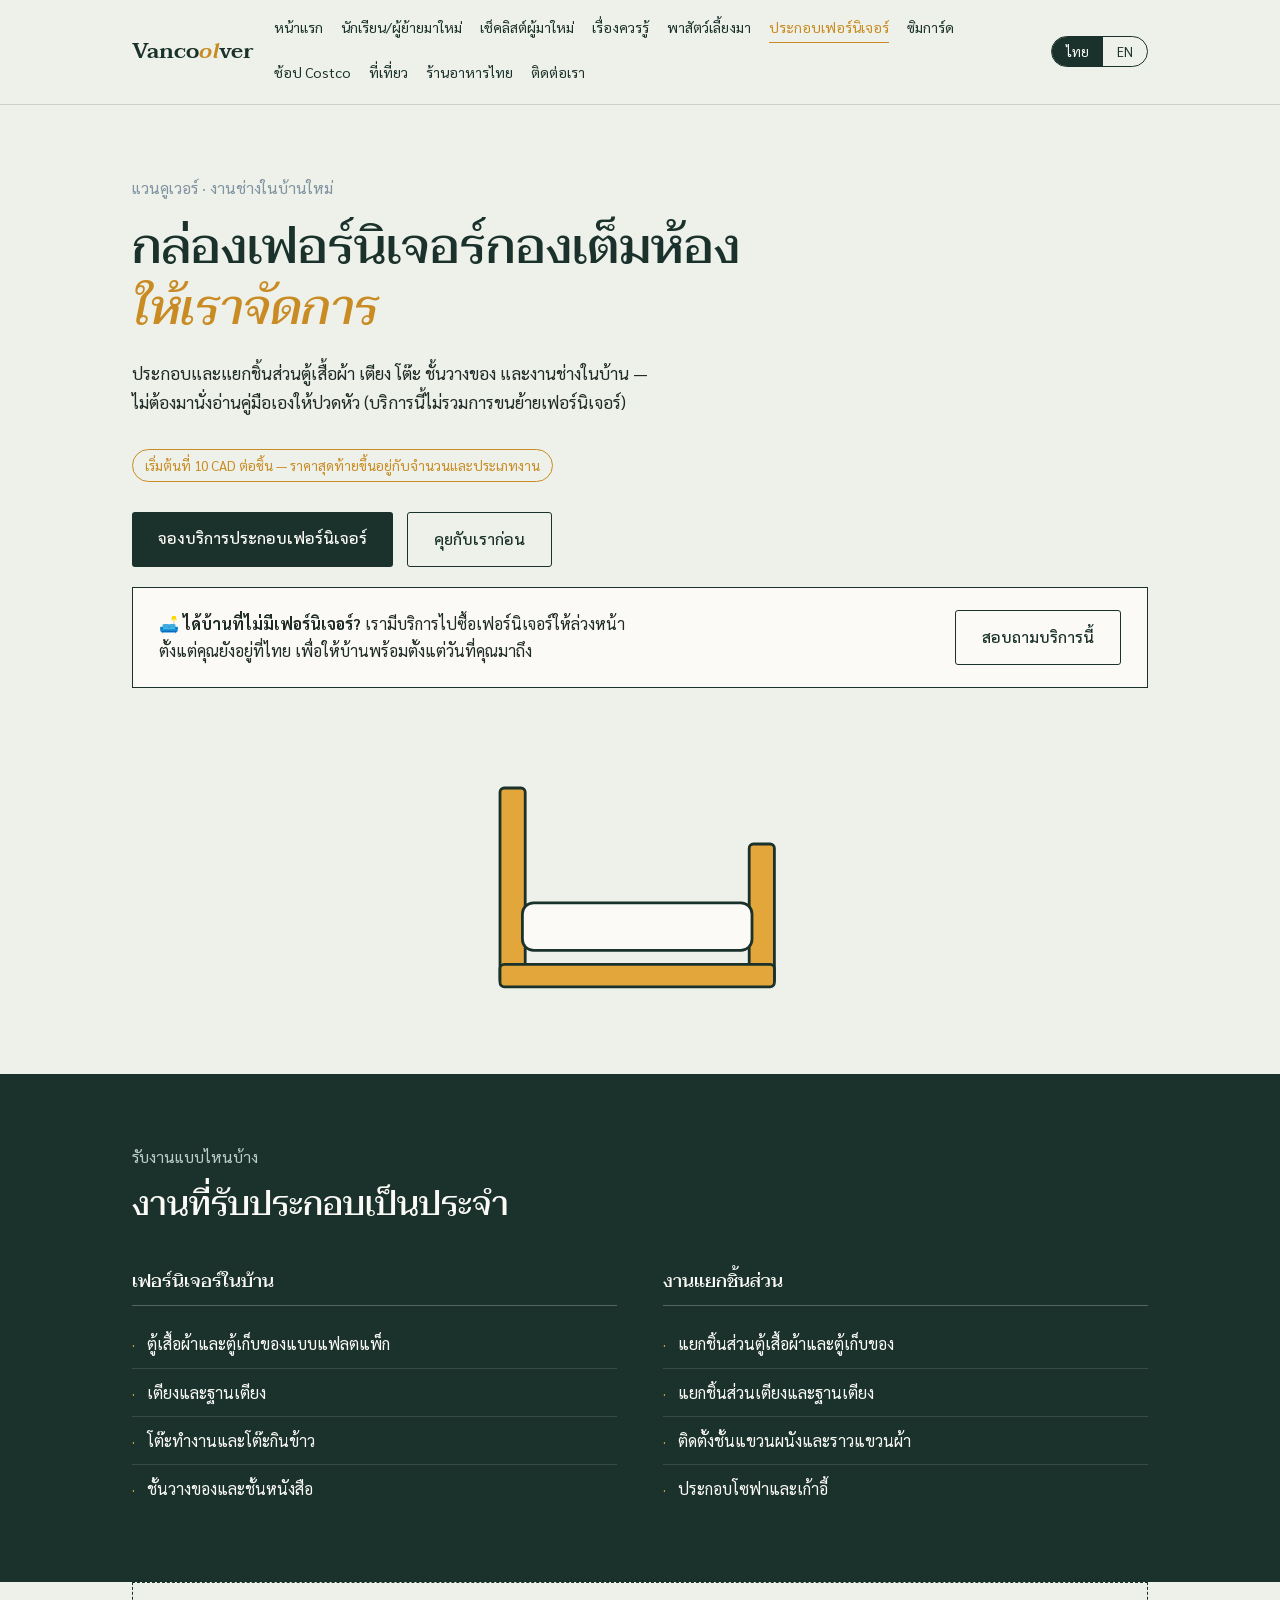
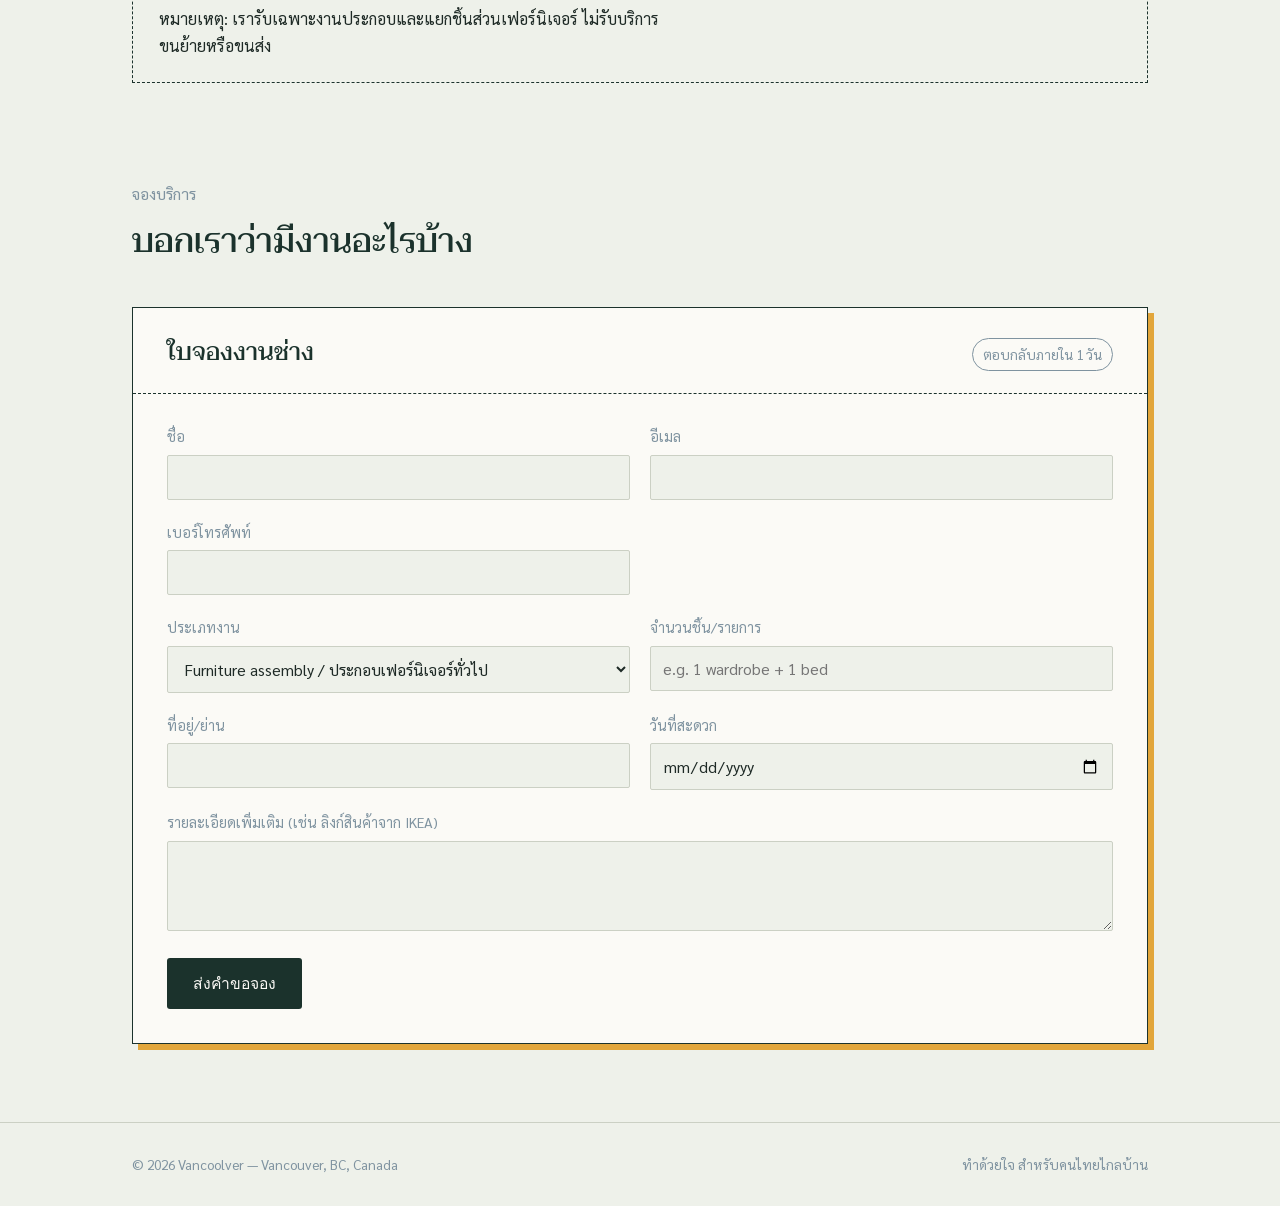
<file: furniture.html>
<!doctype html>
<html lang="th" class="lang-th">
<head>
<meta charset="UTF-8">
<meta name="viewport" content="width=device-width, initial-scale=1.0">
<title>Vancoolver — บริการประกอบเฟอร์นิเจอร์</title>
<meta name="description" content="รับประกอบตู้ เตียง โต๊ะ ชั้นวางของ และงานช่างในบ้านใหม่ สำหรับคนไทยในแวนคูเวอร์">
<link rel="preconnect" href="https://fonts.googleapis.com">
<link rel="preconnect" href="https://fonts.gstatic.com" crossorigin>
<link href="https://fonts.googleapis.com/css2?family=Taviraj:ital,wght@0,400;0,500;0,600;1,400&family=Sarabun:wght@300;400;500;600&display=swap" rel="stylesheet">
<style>
:root{
  --paper:#EEF1EA;
  --paper-2:#E6E9DF;
  --ink:#1E2A26;
  --forest:#26453D;
  --forest-2:#1B322C;
  --mist:#7F93A0;
  --lantern:#E2A63B;
  --lantern-2:#C98B23;
  --rain:#CBD0C4;
  --white:#FBFAF6;
}
*{box-sizing:border-box;}
html,body{margin:0;padding:0;max-width:100%;overflow-x:hidden;}
html{scroll-behavior:smooth;}
body{
  background:var(--paper);color:var(--ink);
  font-family:'Sarabun',sans-serif;font-weight:400;line-height:1.7;
  -webkit-font-smoothing:antialiased;
}
h1,h2,h3,.display{
  font-family:'Taviraj',serif;font-weight:500;line-height:1.25;margin:0;color:var(--forest-2);
}
a{color:inherit;}
img,svg{display:block;max-width:100%;}
.en{display:none;}
html.lang-en .en{display:inline;}
html.lang-en .th{display:none;}
.wrap{max-width:1080px;margin:0 auto;padding:0 32px;}

/* ---------- Header ---------- */
header.site{
  position:sticky;top:0;z-index:40;background:rgba(238,241,234,0.92);
  backdrop-filter:blur(6px);border-bottom:1px solid var(--rain);
}
.header-inner{
  position:relative;
  display:flex;align-items:center;justify-content:space-between;
  padding:16px 32px;max-width:1080px;margin:0 auto;gap:20px;
}
.logo{font-family:'Taviraj',serif;font-size:1.35rem;font-weight:600;color:var(--forest-2);text-decoration:none;flex-shrink:0;}
.logo em{font-style:italic;color:var(--lantern-2);}
.nav-links{display:flex;gap:18px;align-items:center;flex-wrap:wrap;}
.nav-links a{font-size:0.88rem;text-decoration:none;color:var(--forest-2);border-bottom:1px solid transparent;padding-bottom:2px;white-space:nowrap;}
.nav-links a.current{border-bottom-color:var(--lantern-2);color:var(--lantern-2);}
.nav-links a:hover{border-bottom-color:var(--lantern);}
.lang-toggle{display:flex;border:1px solid var(--forest-2);border-radius:999px;overflow:hidden;font-size:0.82rem;flex-shrink:0;}
.lang-toggle button{background:none;border:none;padding:6px 14px;cursor:pointer;font-family:'Sarabun',sans-serif;color:var(--forest-2);}
.lang-toggle button.active{background:var(--forest-2);color:var(--white);}
.nav-toggle{
  display:none;background:none;border:1px solid var(--forest-2);border-radius:4px;
  padding:7px 9px;cursor:pointer;color:var(--forest-2);flex-shrink:0;
}
.nav-toggle svg{display:block;width:20px;height:20px;}
@media (max-width:900px){
  .nav-toggle{display:inline-flex;align-items:center;justify-content:center;}
  .nav-links{
    display:none;
    position:absolute;top:100%;left:0;right:0;
    background:var(--paper);border-bottom:1px solid var(--rain);
    flex-direction:column;align-items:flex-start;
    padding:16px 28px 22px;gap:16px;
    box-shadow:0 8px 16px rgba(0,0,0,0.06);
  }
  .nav-links.open{display:flex;}
}

/* ---------- Hero ---------- */
.hero{padding-top:70px;padding-bottom:20px;}
.hero-grid{display:grid;grid-template-columns:1.15fr 0.85fr;gap:48px;align-items:center;}
@media (max-width:860px){ .hero-grid{grid-template-columns:1fr;} }
.kicker{color:var(--mist);font-size:0.98rem;margin-bottom:14px;}
h1.headline{font-size:clamp(2.0rem, 4.2vw, 3.1rem);color:var(--forest-2);max-width:22ch;}
h1.headline .accent{color:var(--lantern-2);font-style:italic;}
.sub{margin-top:20px;font-size:1.05rem;max-width:58ch;}
.hero-ctas{margin-top:30px;display:flex;gap:14px;flex-wrap:wrap;}

.btn{display:inline-block;padding:13px 26px;border-radius:3px;text-decoration:none;font-size:0.98rem;font-weight:500;border:1px solid var(--forest-2);transition:transform .15s ease, background .15s ease;}
.btn-solid{background:var(--forest-2);color:var(--white);border:none;cursor:pointer;}
.btn-solid:hover{background:var(--forest);}
.btn-line{border-color:var(--forest-2);color:var(--forest-2);}
.btn-line:hover{background:var(--forest-2);color:var(--white);}
.btn:active{transform:scale(0.98);}

/* ---------- Section head ---------- */
.section-head{max-width:60ch;margin-bottom:44px;}
.section-head h2{font-size:clamp(1.5rem,2.8vw,2.1rem);}

/* ---------- Timeline / stops (journey + homepage destination list) ---------- */
.stops{position:relative;border-left:2px dashed var(--mist);margin-left:14px;padding-left:38px;}
.stop{position:relative;padding-bottom:52px;}
.stop:last-child{padding-bottom:0;}
.stop::before{
  content:"";position:absolute;left:-46px;top:4px;width:14px;height:14px;border-radius:50%;
  background:var(--lantern);border:3px solid var(--paper);outline:2px solid var(--forest-2);
}
.stop .stop-name{color:var(--mist);font-size:0.92rem;margin-bottom:6px;}
.stop h3{font-size:1.3rem;margin-bottom:10px;}
.stop p{margin:0;max-width:56ch;color:var(--ink);}
.stop a.stop-link{text-decoration:none;color:inherit;display:block;}
.stop a.stop-link:hover h3{color:var(--lantern-2);}
.stop .go{display:inline-block;margin-top:10px;font-size:0.88rem;color:var(--lantern-2);}

/* ---------- Dark band (settling-in / costco) ---------- */
.band-dark{padding:70px 0;background:var(--forest-2);color:var(--white);}
.band-dark h2{color:var(--white);}
.band-dark .kicker{color:#B9CFC5;}
.band-dark p{color:#DCE6DE;}
.two-col{display:grid;grid-template-columns:1fr 1fr;gap:46px;margin-top:44px;align-items:start;}
@media (max-width:800px){ .two-col{grid-template-columns:1fr;} }
.checklist{list-style:none;margin:0;padding:0;}
.checklist li{padding:10px 0;border-bottom:1px solid rgba(255,255,255,0.12);display:flex;gap:12px;align-items:baseline;}
.checklist li:last-child{border-bottom:none;}
.checklist .mark{color:var(--lantern);flex-shrink:0;}
.subhead-white{color:var(--white);font-size:1.15rem;margin-bottom:14px;border-bottom:1px solid rgba(255,255,255,0.25);padding-bottom:12px;}
.note-box{margin-top:26px;border:1px solid rgba(255,255,255,0.3);padding:16px 18px;font-size:0.92rem;color:#DCE6DE;}

/* ---------- Spot list (attractions) ---------- */
.spot-list{display:grid;grid-template-columns:1fr;gap:0;border-top:1px solid var(--rain);}
.spot{display:grid;grid-template-columns:60px 1fr;gap:26px;padding:26px 0;border-bottom:1px solid var(--rain);}
.spot .spot-mark{font-family:'Taviraj',serif;font-style:italic;color:var(--mist);font-size:1rem;padding-top:2px;}
.spot h3{font-size:1.2rem;margin-bottom:8px;}
.spot p{margin:0;max-width:58ch;}
.spot .tag-line{font-size:0.85rem;color:var(--lantern-2);margin-top:8px;}

/* ---------- Ticket / form ---------- */
.request{padding-top:78px;padding-bottom:78px;}
.ticket{background:var(--white);border:1px solid var(--forest-2);position:relative;box-shadow:6px 6px 0 var(--lantern);}
.ticket-top{padding:30px 34px 22px;border-bottom:1px dashed var(--forest-2);display:flex;justify-content:space-between;align-items:flex-start;gap:20px;flex-wrap:wrap;}
.ticket-top h2{font-size:1.5rem;}
.ticket-top .tag{font-size:0.85rem;color:var(--mist);border:1px solid var(--mist);padding:4px 10px;border-radius:999px;white-space:nowrap;}
form.request-form{padding:30px 34px 34px;}
.field-row{display:grid;grid-template-columns:1fr 1fr;gap:20px;}
@media (max-width:600px){ .field-row{grid-template-columns:1fr;} }
.field{margin-bottom:20px;}
.field label{display:block;font-size:0.9rem;color:var(--mist);margin-bottom:6px;}
.field input,.field select,.field textarea{
  width:100%;padding:11px 12px;border:1px solid var(--rain);border-radius:2px;
  background:var(--paper);font-family:'Sarabun',sans-serif;font-size:0.98rem;color:var(--ink);
}
.field textarea{resize:vertical;min-height:90px;}
.field input:focus,.field select:focus,.field textarea:focus{outline:2px solid var(--lantern);outline-offset:1px;border-color:var(--forest-2);}
.confirm-msg{margin-top:16px;padding:12px 16px;background:#EAF3EC;border:1px solid var(--forest);color:var(--forest-2);font-size:0.92rem;display:none;}
.confirm-msg.show{display:block;}

/* ---------- Contact ---------- */
.contact{padding-top:20px;padding-bottom:90px;}
.contact-grid{display:grid;grid-template-columns:repeat(4,1fr);gap:18px;margin-top:36px;}
@media (max-width:860px){ .contact-grid{grid-template-columns:repeat(2,1fr);} }
@media (max-width:480px){ .contact-grid{grid-template-columns:1fr;} }
.contact-card{border:1px solid var(--forest-2);padding:24px 20px;text-decoration:none;color:var(--ink);transition:background .15s ease;}
.contact-card:hover{background:var(--paper-2);}
.contact-card .ch-name{font-family:'Taviraj',serif;font-size:1.1rem;color:var(--forest-2);margin-bottom:6px;}
.contact-card .ch-detail{font-size:0.9rem;color:var(--ink);}
.contact-note{margin-top:34px;font-size:0.92rem;color:var(--mist);max-width:60ch;}

/* ---------- Cross-link banner ---------- */
.cross-link{
  border:1px dashed var(--forest-2);padding:22px 26px;display:flex;justify-content:space-between;
  align-items:center;flex-wrap:wrap;gap:14px;margin:0 0 10px;
}
.cross-link p{margin:0;max-width:56ch;}

footer{padding:30px 0;border-top:1px solid var(--rain);font-size:0.85rem;color:var(--mist);}
footer .wrap{display:flex;justify-content:space-between;flex-wrap:wrap;gap:10px;}

/* hero route illustration (home page) */
.route-art svg{width:100%;height:auto;}
#flightpath{stroke-dasharray:600;stroke-dashoffset:600;animation:draw 2.1s ease forwards 0.3s;}
@media (prefers-reduced-motion: reduce){ #flightpath{animation:none;stroke-dashoffset:0;} }
@keyframes draw{ to{stroke-dashoffset:0;} }

/* ---------- Furniture assembly animation ---------- */
.assembly-art{display:flex;justify-content:center;padding-top:10px;padding-bottom:20px;}
.assembly-art svg{width:100%;max-width:420px;height:auto;}
.piece{transform-box:fill-box;transform-origin:center;}
.piece-headboard{animation:assembleHeadboard 6s ease-in-out infinite;}
.piece-footboard{animation:assembleFootboard 6s ease-in-out infinite;}
.piece-rail{animation:assembleRail 6s ease-in-out infinite;}
.piece-mattress{animation:assembleMattress 6s ease-in-out infinite;}
@keyframes assembleHeadboard{
  0%{transform:translate(-70px,-50px) rotate(-30deg);}
  35%,75%{transform:translate(0,0) rotate(0deg);}
  100%{transform:translate(-70px,-50px) rotate(-30deg);}
}
@keyframes assembleFootboard{
  0%{transform:translate(90px,-40px) rotate(25deg);}
  35%,75%{transform:translate(0,0) rotate(0deg);}
  100%{transform:translate(90px,-40px) rotate(25deg);}
}
@keyframes assembleRail{
  0%{transform:translate(0,80px) rotate(-6deg);}
  35%,75%{transform:translate(0,0) rotate(0deg);}
  100%{transform:translate(0,80px) rotate(-6deg);}
}
@keyframes assembleMattress{
  0%{transform:translate(10px,-70px) rotate(-12deg);opacity:0;}
  45%,75%{transform:translate(0,0) rotate(0deg);opacity:1;}
  100%{transform:translate(10px,-70px) rotate(-12deg);opacity:0;}
}
@media (prefers-reduced-motion: reduce){
  .piece-headboard,.piece-footboard,.piece-rail,.piece-mattress{animation:none;}
  .piece-mattress{opacity:1;}
}

</style>
</head>
<body>

<header class="site">
  <div class="header-inner">
    <a href="index.html" class="logo">Vanco<em>ol</em>ver</a>
    <nav class="nav-links">
      <a href="index.html"><span class="th">หน้าแรก</span><span class="en">Home</span></a>
      <a href="students.html"><span class="th">นักเรียน/ผู้ย้ายมาใหม่</span><span class="en">Students &amp; newcomers</span></a>
      <a href="checklist.html"><span class="th">เช็คลิสต์ผู้มาใหม่</span><span class="en">Newcomer checklist</span></a>
      <a href="goodtoknow.html"><span class="th">เรื่องควรรู้</span><span class="en">Things to know</span></a>
      <a href="pettravel.html"><span class="th">พาสัตว์เลี้ยงมา</span><span class="en">Pet travel</span></a>
      <a href="furniture.html" class="current"><span class="th">ประกอบเฟอร์นิเจอร์</span><span class="en">Furniture assembly</span></a>
      <a href="simcard.html"><span class="th">ซิมการ์ด</span><span class="en">SIM card</span></a>
      <a href="costco.html"><span class="th">ช้อป Costco</span><span class="en">Costco shopping</span></a>
      <a href="attractions.html"><span class="th">ที่เที่ยว</span><span class="en">Attractions</span></a>
      <a href="thai-food.html"><span class="th">ร้านอาหารไทย</span><span class="en">Thai food</span></a>
      <a href="contact.html"><span class="th">ติดต่อเรา</span><span class="en">Contact</span></a>
    </nav>
    <div class="lang-toggle">
      <button type="button" data-lang="th" class="active">ไทย</button>
      <button type="button" data-lang="en">EN</button>
    </div>
    <button type="button" class="nav-toggle" id="navToggle" aria-label="Menu">
      <svg viewBox="0 0 24 24" fill="none" stroke="currentColor" stroke-width="2" stroke-linecap="round"><line x1="3" y1="6" x2="21" y2="6"/><line x1="3" y1="12" x2="21" y2="12"/><line x1="3" y1="18" x2="21" y2="18"/></svg>
    </button>
  </div>
</header>

<main>
  <!-- HERO -->
  <section class="hero wrap">
    <div class="kicker">
      <span class="th">แวนคูเวอร์ · งานช่างในบ้านใหม่</span>
      <span class="en">Vancouver · handywork for your new place</span>
    </div>
    <h1 class="headline">
      <span class="th">กล่องเฟอร์นิเจอร์กองเต็มห้อง <span class="accent">ให้เราจัดการ</span></span>
      <span class="en">Boxes of flat-pack furniture? <span class="accent">Let us handle it</span></span>
    </h1>
    <p class="sub">
      <span class="th">ประกอบและแยกชิ้นส่วนตู้เสื้อผ้า เตียง โต๊ะ ชั้นวางของ และงานช่างในบ้าน — ไม่ต้องมานั่งอ่านคู่มือเองให้ปวดหัว (บริการนี้ไม่รวมการขนย้ายเฟอร์นิเจอร์)</span>
      <span class="en">Assembly and disassembly of wardrobes, bed frames, desks, and shelving — no need to decode the instruction manual yourself. (This service does not include moving or transporting furniture.)</span>
    </p>
    <div style="display:inline-block;margin-top:16px;font-size:0.85rem;color:var(--lantern-2);border:1px solid var(--lantern-2);padding:4px 12px;border-radius:999px;">
      <span class="th">เริ่มต้นที่ 10 CAD ต่อชิ้น — ราคาสุดท้ายขึ้นอยู่กับจำนวนและประเภทงาน</span>
      <span class="en">Starting at $10 CAD per item — final price depends on quantity and job type</span>
    </div>
    <div class="hero-ctas">
      <a href="#request" class="btn btn-solid"><span class="th">จองบริการประกอบเฟอร์นิเจอร์</span><span class="en">Book furniture assembly</span></a>
      <a href="contact.html" class="btn btn-line"><span class="th">คุยกับเราก่อน</span><span class="en">Talk to us first</span></a>
    </div>
  </section>

  <!-- PRE-ARRIVAL FURNITURE BUYING -->
  <section class="wrap" style="padding:0 32px 10px;">
    <div class="cross-link" style="border-style:solid;background:var(--white);">
      <p>
        <span class="th">🛋️ <strong>ได้บ้านที่ไม่มีเฟอร์นิเจอร์?</strong> เรามีบริการไปซื้อเฟอร์นิเจอร์ให้ล่วงหน้า ตั้งแต่คุณยังอยู่ที่ไทย เพื่อให้บ้านพร้อมตั้งแต่วันที่คุณมาถึง</span>
        <span class="en">🛋️ <strong>Got an unfurnished place?</strong> We can go buy the furniture for you in advance — even while you're still in Thailand — so it's ready the day you land.</span>
      </p>
      <a href="contact.html" class="btn btn-line" style="white-space:nowrap;">
        <span class="th">สอบถามบริการนี้</span><span class="en">Ask about this service</span>
      </a>
    </div>
  </section>

  <!-- ASSEMBLY ANIMATION -->
  <section class="wrap assembly-art">
    <svg viewBox="0 0 300 240" xmlns="http://www.w3.org/2000/svg">
      <rect class="piece piece-headboard" x="50" y="50" width="18" height="140" rx="3" fill="var(--lantern)" stroke="var(--forest-2)" stroke-width="2"/>
      <rect class="piece piece-footboard" x="228" y="90" width="18" height="100" rx="3" fill="var(--lantern)" stroke="var(--forest-2)" stroke-width="2"/>
      <rect class="piece piece-rail" x="50" y="176" width="196" height="16" rx="3" fill="var(--lantern)" stroke="var(--forest-2)" stroke-width="2"/>
      <rect class="piece piece-mattress" x="66" y="132" width="164" height="34" rx="8" fill="var(--white)" stroke="var(--forest-2)" stroke-width="2"/>
    </svg>
  </section>

  <!-- WHAT WE DO -->
  <section class="band-dark">
    <div class="wrap">
      <div class="section-head" style="margin-bottom:0;">
        <div class="kicker"><span class="th">รับงานแบบไหนบ้าง</span><span class="en">What we handle</span></div>
        <h2><span class="th">งานที่รับประกอบเป็นประจำ</span><span class="en">Jobs we assemble regularly</span></h2>
      </div>
      <div class="two-col">
        <div>
          <h3 class="subhead-white"><span class="th">เฟอร์นิเจอร์ในบ้าน</span><span class="en">Home furniture</span></h3>
          <ul class="checklist">
            <li><span class="mark">·</span><span><span class="th">ตู้เสื้อผ้าและตู้เก็บของแบบแฟลตแพ็ก</span><span class="en">Flat-pack wardrobes and storage units</span></span></li>
            <li><span class="mark">·</span><span><span class="th">เตียงและฐานเตียง</span><span class="en">Bed frames and bases</span></span></li>
            <li><span class="mark">·</span><span><span class="th">โต๊ะทำงานและโต๊ะกินข้าว</span><span class="en">Desks and dining tables</span></span></li>
            <li><span class="mark">·</span><span><span class="th">ชั้นวางของและชั้นหนังสือ</span><span class="en">Shelving and bookcases</span></span></li>
          </ul>
        </div>
        <div>
          <h3 class="subhead-white"><span class="th">งานแยกชิ้นส่วน</span><span class="en">Disassembly</span></h3>
          <ul class="checklist">
            <li><span class="mark">·</span><span><span class="th">แยกชิ้นส่วนตู้เสื้อผ้าและตู้เก็บของ</span><span class="en">Disassembling wardrobes and storage units</span></span></li>
            <li><span class="mark">·</span><span><span class="th">แยกชิ้นส่วนเตียงและฐานเตียง</span><span class="en">Disassembling bed frames and bases</span></span></li>
            <li><span class="mark">·</span><span><span class="th">ติดตั้งชั้นแขวนผนังและราวแขวนผ้า</span><span class="en">Mounting wall shelves and curtain rails</span></span></li>
            <li><span class="mark">·</span><span><span class="th">ประกอบโซฟาและเก้าอี้</span><span class="en">Assembling sofas and chairs</span></span></li>
          </ul>
        </div>
      </div>
    </div>
  </section>

  <!-- SCOPE NOTE -->
  <section class="wrap" style="padding:0 32px 10px;">
    <div class="cross-link">
      <p>
        <span class="th">หมายเหตุ: เรารับเฉพาะงานประกอบและแยกชิ้นส่วนเฟอร์นิเจอร์ ไม่รับบริการขนย้ายหรือขนส่ง</span>
        <span class="en">Please note: we only handle assembly and disassembly — not moving or transporting furniture.</span>
      </p>
    </div>
  </section>

  <!-- BOOKING FORM -->
  <section id="request" class="request wrap">
    <div class="section-head">
      <div class="kicker"><span class="th">จองบริการ</span><span class="en">Book the service</span></div>
      <h2><span class="th">บอกเราว่ามีงานอะไรบ้าง</span><span class="en">Tell us what you need assembled</span></h2>
    </div>

    <div class="ticket">
      <div class="ticket-top">
        <h2><span class="th">ใบจองงานช่าง</span><span class="en">Assembly booking</span></h2>
        <span class="tag"><span class="th">ตอบกลับภายใน 1 วัน</span><span class="en">We reply within a day</span></span>
      </div>
      <form class="request-form" id="furnitureForm">
        <div class="field-row">
          <div class="field">
            <label for="name"><span class="th">ชื่อ</span><span class="en">Name</span></label>
            <input type="text" id="name" required>
          </div>
          <div class="field">
            <label for="email"><span class="th">อีเมล</span><span class="en">Email</span></label>
            <input type="email" id="email" required>
          </div>
        </div>
        <div class="field-row">
          <div class="field">
            <label for="phone"><span class="th">เบอร์โทรศัพท์</span><span class="en">Phone number</span></label>
            <input type="tel" id="phone" required>
          </div>
        </div>
        <div class="field-row">
          <div class="field">
            <label for="jobtype"><span class="th">ประเภทงาน</span><span class="en">Type of job</span></label>
            <select id="jobtype">
              <option value="Furniture assembly">Furniture assembly / ประกอบเฟอร์นิเจอร์ทั่วไป</option>
              <option value="Bed assembly">Bed assembly / ประกอบเตียง</option>
              <option value="Furniture disassembly">Furniture disassembly / แยกชิ้นส่วนเฟอร์นิเจอร์</option>
              <option value="Shelf/wall mounting">Shelf or wall mounting / ติดตั้งชั้นวาง</option>
              <option value="Other">Other / อื่น ๆ</option>
            </select>
          </div>
          <div class="field">
            <label for="itemcount"><span class="th">จำนวนชิ้น/รายการ</span><span class="en">Number of items</span></label>
            <input type="text" id="itemcount" placeholder="e.g. 1 wardrobe + 1 bed">
          </div>
        </div>
        <div class="field-row">
          <div class="field">
            <label for="address"><span class="th">ที่อยู่/ย่าน</span><span class="en">Address / area</span></label>
            <input type="text" id="address">
          </div>
          <div class="field">
            <label for="date"><span class="th">วันที่สะดวก</span><span class="en">Preferred date</span></label>
            <input type="date" id="date">
          </div>
        </div>
        <div class="field">
          <label for="notes"><span class="th">รายละเอียดเพิ่มเติม (เช่น ลิงก์สินค้าจาก IKEA)</span><span class="en">Anything else we should know (e.g. an IKEA product link)</span></label>
          <textarea id="notes"></textarea>
        </div>
        <button type="submit" class="btn btn-solid">
          <span class="th">ส่งคำขอจอง</span><span class="en">Send booking request</span>
        </button>
        <div class="confirm-msg" id="confirmMsg">
          <span class="th">เปิดอีเมลให้แล้ว กรุณากดส่งในแอปอีเมลของคุณเพื่อยืนยัน</span>
          <span class="en">Your email app should be open — please hit send there to confirm.</span>
        </div>
      </form>
    </div>
  </section>
</main>

<footer>
  <div class="wrap">
    <span>© 2026 Vancoolver — Vancouver, BC, Canada</span>
    <span><span class="th">ทำด้วยใจ สำหรับคนไทยไกลบ้าน</span><span class="en">Made with care, for Thais far from home</span></span>
  </div>
</footer>

<script>
document.addEventListener('DOMContentLoaded', () => {
  const langButtons = document.querySelectorAll('.lang-toggle button');
  langButtons.forEach(btn => {
    btn.addEventListener('click', () => {
      const lang = btn.dataset.lang;
      document.documentElement.classList.toggle('lang-en', lang === 'en');
      document.documentElement.setAttribute('lang', lang);
      langButtons.forEach(b => b.classList.toggle('active', b === btn));
    });
  });

  const navToggle = document.getElementById('navToggle');
  const navLinksEl = document.querySelector('.nav-links');
  if (navToggle && navLinksEl) {
    navToggle.addEventListener('click', () => navLinksEl.classList.toggle('open'));
    navLinksEl.querySelectorAll('a').forEach(a => a.addEventListener('click', () => navLinksEl.classList.remove('open')));
  }
});

/* Builds a mailto: link from a form's fields and opens it.
   fields = [[labelTh, labelEn, elementId], ...] */
function sendAsEmail(formEl, confirmEl, subjectTh, subjectEn, fields) {
  formEl.addEventListener('submit', (e) => {
    e.preventDefault();
    const isEn = document.documentElement.classList.contains('lang-en');
    const val = id => (document.getElementById(id) && document.getElementById(id).value) || '-';
    const subject = isEn ? subjectEn : subjectTh;
    const bodyLines = fields.map(([labelTh, labelEn, id]) => `${isEn ? labelEn : labelTh}: ${val(id)}`);
    const body = encodeURIComponent(bodyLines.join('\n'));
    window.location.href = `mailto:vancoolver.official@outlook.com?subject=${encodeURIComponent(subject)}&body=${body}`;
    if (confirmEl) confirmEl.classList.add('show');
  });
}

</script>
<script>
  sendAsEmail(
    document.getElementById('furnitureForm'),
    document.getElementById('confirmMsg'),
    'จองบริการประกอบเฟอร์นิเจอร์ จากเว็บไซต์ Vancoolver',
    'Furniture assembly booking from Vancoolver website',
    [
      ['ชื่อ','Name','name'],
      ['อีเมล','Email','email'],
      ['เบอร์โทรศัพท์','Phone number','phone'],
      ['ประเภทงาน','Type of job','jobtype'],
      ['จำนวนชิ้น/รายการ','Number of items','itemcount'],
      ['ที่อยู่/ย่าน','Address / area','address'],
      ['วันที่สะดวก','Preferred date','date'],
      ['รายละเอียดเพิ่มเติม','Notes','notes'],
    ]
  );
</script>
</body>
</html>
</file>
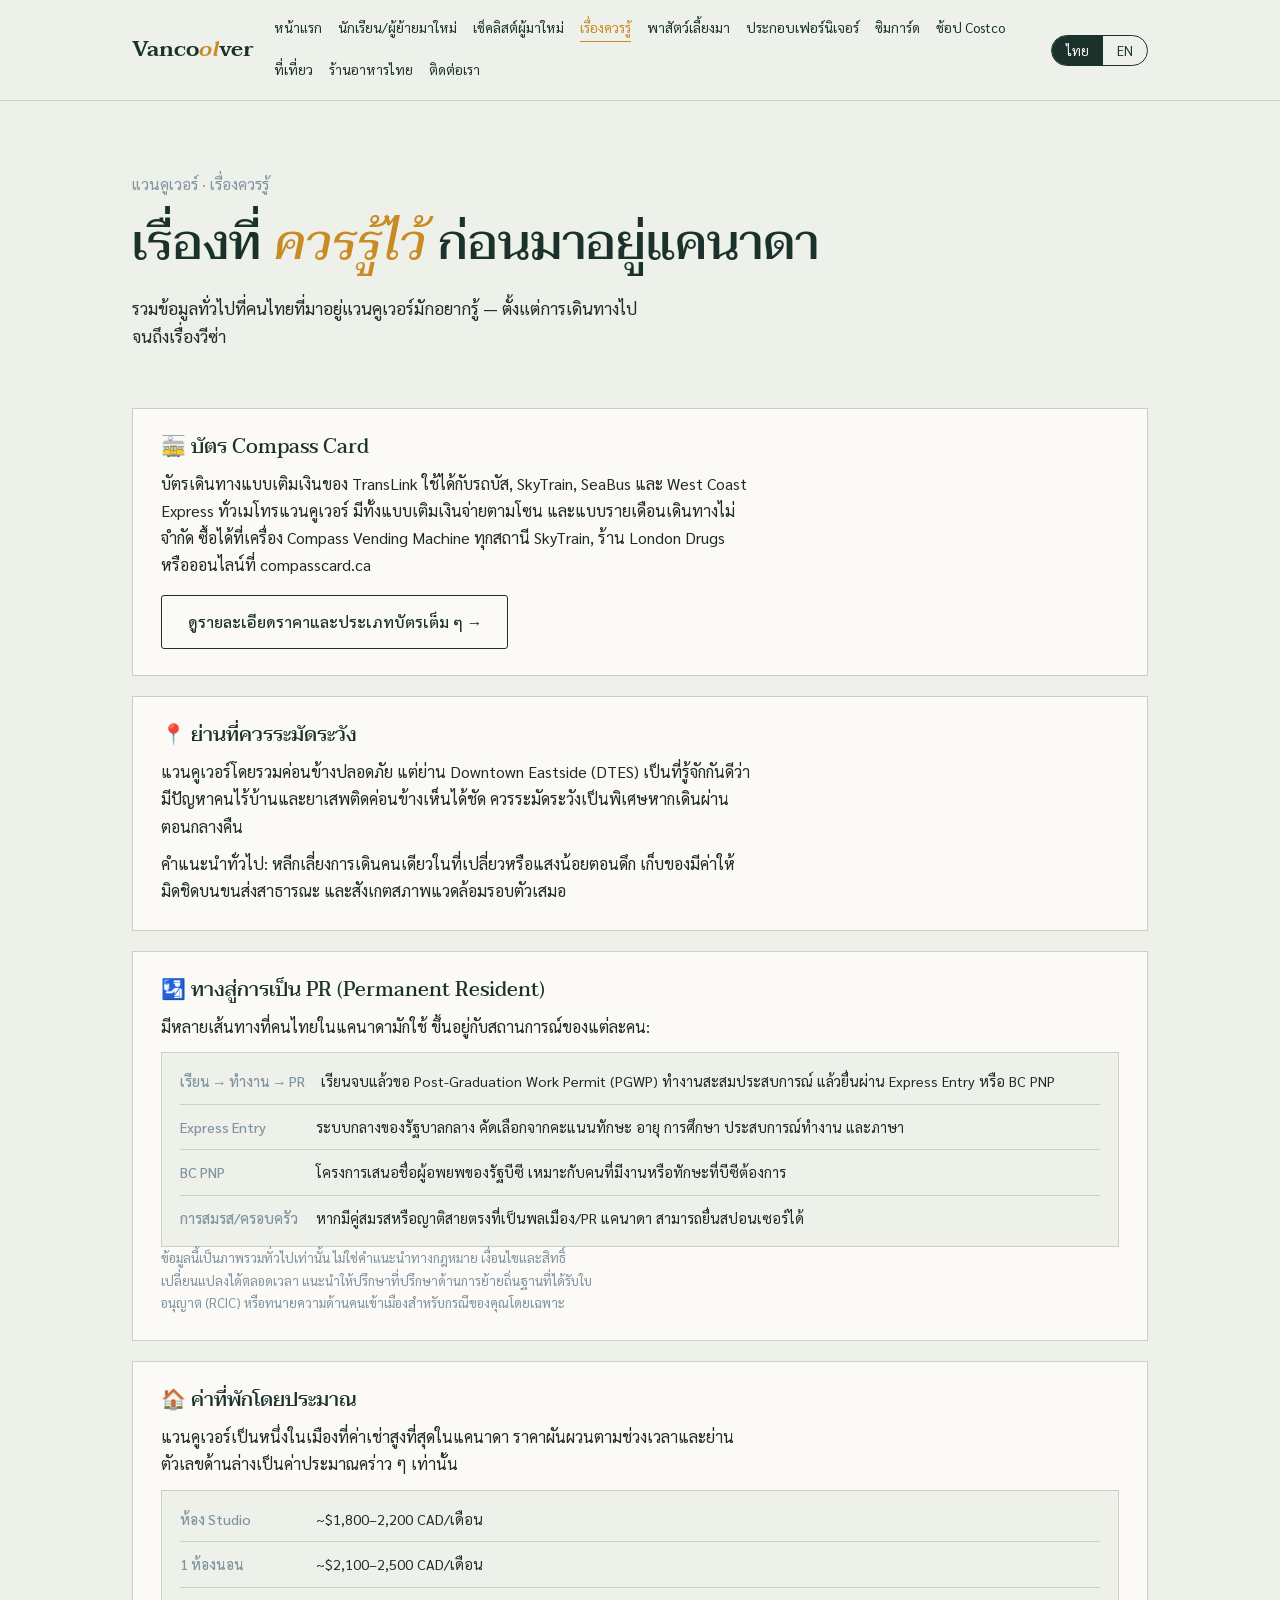
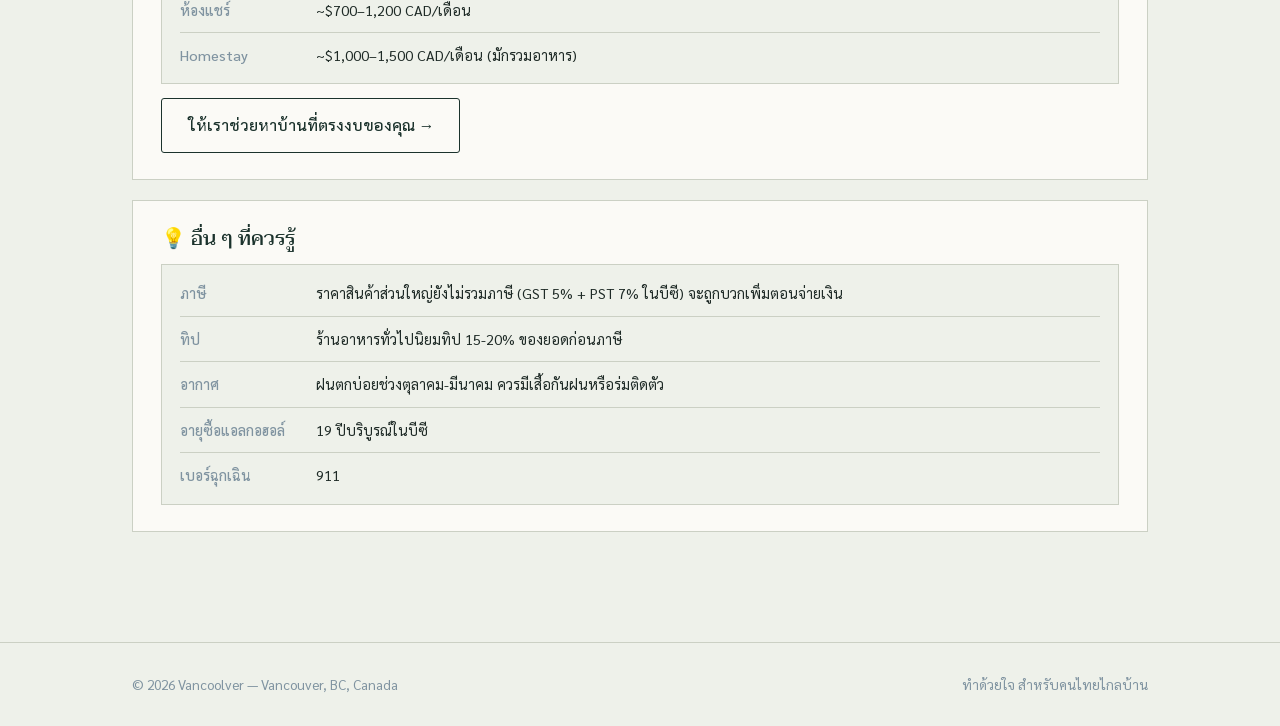
<file: goodtoknow.html>
<!doctype html>
<html lang="th" class="lang-th">
<head>
<meta charset="UTF-8">
<meta name="viewport" content="width=device-width, initial-scale=1.0">
<title>Vancoolver — เรื่องควรรู้ในแคนาดา</title>
<meta name="description" content="เรื่องควรรู้สำหรับคนไทยในแวนคูเวอร์ — Compass Card, ย่านที่ควรระวัง, ทางสู่การเป็น PR, ค่าที่พัก และอื่น ๆ">
<link rel="preconnect" href="https://fonts.googleapis.com">
<link rel="preconnect" href="https://fonts.gstatic.com" crossorigin>
<link href="https://fonts.googleapis.com/css2?family=Taviraj:ital,wght@0,400;0,500;0,600;1,400&family=Sarabun:wght@300;400;500;600&display=swap" rel="stylesheet">
<style>
:root{
  --paper:#EEF1EA; --paper-2:#E6E9DF; --ink:#1E2A26; --forest:#26453D; --forest-2:#1B322C;
  --mist:#7F93A0; --lantern:#E2A63B; --lantern-2:#C98B23; --rain:#CBD0C4; --white:#FBFAF6;
}
*{box-sizing:border-box;} html,body{margin:0;padding:0;max-width:100%;overflow-x:hidden;} html{scroll-behavior:smooth;}
body{background:var(--paper);color:var(--ink);font-family:'Sarabun',sans-serif;font-weight:400;line-height:1.7;-webkit-font-smoothing:antialiased;}
h1,h2,h3{font-family:'Taviraj',serif;font-weight:500;line-height:1.25;margin:0;color:var(--forest-2);}
a{color:inherit;} img,svg{display:block;max-width:100%;}
.en{display:none;} html.lang-en .en{display:inline;} html.lang-en .th{display:none;}
.wrap{max-width:1080px;margin:0 auto;padding:0 32px;}
header.site{position:sticky;top:0;z-index:40;background:rgba(238,241,234,0.92);backdrop-filter:blur(6px);border-bottom:1px solid var(--rain);}
.header-inner{position:relative;display:flex;align-items:center;justify-content:space-between;padding:16px 32px;max-width:1080px;margin:0 auto;gap:20px;}
.logo{font-family:'Taviraj',serif;font-size:1.35rem;font-weight:600;color:var(--forest-2);text-decoration:none;flex-shrink:0;}
.logo em{font-style:italic;color:var(--lantern-2);}
.nav-links{display:flex;gap:16px;align-items:center;flex-wrap:wrap;}
.nav-links a{font-size:0.85rem;text-decoration:none;color:var(--forest-2);border-bottom:1px solid transparent;padding-bottom:2px;white-space:nowrap;}
.nav-links a.current{border-bottom-color:var(--lantern-2);color:var(--lantern-2);}
.nav-links a:hover{border-bottom-color:var(--lantern);}
.lang-toggle{display:flex;border:1px solid var(--forest-2);border-radius:999px;overflow:hidden;font-size:0.82rem;flex-shrink:0;}
.lang-toggle button{background:none;border:none;padding:6px 14px;cursor:pointer;font-family:'Sarabun',sans-serif;color:var(--forest-2);}
.lang-toggle button.active{background:var(--forest-2);color:var(--white);}
.nav-toggle{display:none;background:none;border:1px solid var(--forest-2);border-radius:4px;padding:7px 9px;cursor:pointer;color:var(--forest-2);flex-shrink:0;}
.nav-toggle svg{display:block;width:20px;height:20px;}
@media (max-width:900px){
  .nav-toggle{display:inline-flex;align-items:center;justify-content:center;}
  .nav-links{display:none;position:absolute;top:100%;left:0;right:0;background:var(--paper);border-bottom:1px solid var(--rain);flex-direction:column;align-items:flex-start;padding:16px 32px 22px;gap:16px;box-shadow:0 8px 16px rgba(0,0,0,0.06);}
  .nav-links.open{display:flex;}
}
.hero{padding-top:70px;padding-bottom:20px;}
.kicker{color:var(--mist);font-size:0.98rem;margin-bottom:14px;}
h1.headline{font-size:clamp(2.0rem, 4.2vw, 3.1rem);color:var(--forest-2);max-width:26ch;}
h1.headline .accent{color:var(--lantern-2);font-style:italic;}
.sub{margin-top:20px;font-size:1.05rem;max-width:60ch;}
.section-head{max-width:60ch;margin-bottom:36px;}
.section-head h2{font-size:clamp(1.5rem,2.8vw,2.1rem);}
.btn{display:inline-block;padding:13px 26px;border-radius:3px;text-decoration:none;font-size:0.98rem;font-weight:500;border:1px solid var(--forest-2);}
.btn-line{border-color:var(--forest-2);color:var(--forest-2);}
.btn-line:hover{background:var(--forest-2);color:var(--white);}

.topic-card{border:1px solid var(--rain);background:var(--white);padding:26px 28px;margin-bottom:20px;}
.topic-card h3{font-size:1.25rem;margin-bottom:10px;}
.topic-card p{margin:0 0 10px;max-width:66ch;}
.topic-card p:last-child{margin-bottom:0;}
.detail-block{margin-top:12px;border:1px solid var(--rain);background:var(--paper);padding:6px 18px;}
.detail-block-row{display:flex;flex-wrap:wrap;gap:6px 16px;padding:10px 0;border-bottom:1px solid var(--rain);font-size:0.9rem;}
.detail-block-row:last-child{border-bottom:none;}
.detail-block-label{color:var(--mist);flex-shrink:0;min-width:120px;font-weight:500;}
.caution-note{margin-top:12px;border:1px solid var(--mist);background:var(--paper-2);color:var(--ink);padding:12px 16px;font-size:0.88rem;}
.disclaimer{margin-top:12px;font-size:0.82rem;color:var(--mist);}

footer{padding:30px 0;border-top:1px solid var(--rain);font-size:0.85rem;color:var(--mist);}
footer .wrap{display:flex;justify-content:space-between;flex-wrap:wrap;gap:10px;}
</style>
</head>
<body>

<header class="site">
  <div class="header-inner">
    <a href="index.html" class="logo">Vanco<em>ol</em>ver</a>
    <nav class="nav-links">
      <a href="index.html"><span class="th">หน้าแรก</span><span class="en">Home</span></a>
      <a href="students.html"><span class="th">นักเรียน/ผู้ย้ายมาใหม่</span><span class="en">Students &amp; newcomers</span></a>
      <a href="checklist.html"><span class="th">เช็คลิสต์ผู้มาใหม่</span><span class="en">Newcomer checklist</span></a>
      <a href="goodtoknow.html" class="current"><span class="th">เรื่องควรรู้</span><span class="en">Things to know</span></a>
      <a href="pettravel.html"><span class="th">พาสัตว์เลี้ยงมา</span><span class="en">Pet travel</span></a>
      <a href="furniture.html"><span class="th">ประกอบเฟอร์นิเจอร์</span><span class="en">Furniture assembly</span></a>
      <a href="simcard.html"><span class="th">ซิมการ์ด</span><span class="en">SIM card</span></a>
      <a href="costco.html"><span class="th">ช้อป Costco</span><span class="en">Costco shopping</span></a>
      <a href="attractions.html"><span class="th">ที่เที่ยว</span><span class="en">Attractions</span></a>
      <a href="thai-food.html"><span class="th">ร้านอาหารไทย</span><span class="en">Thai food</span></a>
      <a href="contact.html"><span class="th">ติดต่อเรา</span><span class="en">Contact</span></a>
    </nav>
    <button type="button" class="nav-toggle" id="navToggle" aria-label="Menu">
      <svg viewBox="0 0 24 24" fill="none" stroke="currentColor" stroke-width="2" stroke-linecap="round"><line x1="3" y1="6" x2="21" y2="6"/><line x1="3" y1="12" x2="21" y2="12"/><line x1="3" y1="18" x2="21" y2="18"/></svg>
    </button>
    <div class="lang-toggle">
      <button type="button" data-lang="th" class="active">ไทย</button>
      <button type="button" data-lang="en">EN</button>
    </div>
  </div>
</header>

<main>
  <!-- HERO -->
  <section class="hero wrap">
    <div class="kicker">
      <span class="th">แวนคูเวอร์ · เรื่องควรรู้</span>
      <span class="en">Vancouver · good to know</span>
    </div>
    <h1 class="headline">
      <span class="th">เรื่องที่ <span class="accent">ควรรู้ไว้</span> ก่อนมาอยู่แคนาดา</span>
      <span class="en">Things <span class="accent">worth knowing</span> before you settle in</span>
    </h1>
    <p class="sub">
      <span class="th">รวมข้อมูลทั่วไปที่คนไทยที่มาอยู่แวนคูเวอร์มักอยากรู้ — ตั้งแต่การเดินทางไปจนถึงเรื่องวีซ่า</span>
      <span class="en">General information Thai newcomers in Vancouver often want to know — from getting around to visa questions.</span>
    </p>
  </section>

  <section class="wrap" style="padding:20px 32px 90px;">

    <!-- COMPASS CARD -->
    <div class="topic-card">
      <h3><span class="th">🚋 บัตร Compass Card</span><span class="en">🚋 Compass Card</span></h3>
      <p>
        <span class="th">บัตรเดินทางแบบเติมเงินของ TransLink ใช้ได้กับรถบัส, SkyTrain, SeaBus และ West Coast Express ทั่วเมโทรแวนคูเวอร์ มีทั้งแบบเติมเงินจ่ายตามโซน และแบบรายเดือนเดินทางไม่จำกัด ซื้อได้ที่เครื่อง Compass Vending Machine ทุกสถานี SkyTrain, ร้าน London Drugs หรือออนไลน์ที่ compasscard.ca</span>
        <span class="en">TransLink's reloadable transit card — works on buses, SkyTrain, SeaBus, and the West Coast Express. Available as pay-as-you-go or an unlimited monthly pass, from any Compass Vending Machine at SkyTrain stations, London Drugs, or online at compasscard.ca.</span>
      </p>
      <a href="checklist.html" class="btn btn-line" style="margin-top:6px;">
        <span class="th">ดูรายละเอียดราคาและประเภทบัตรเต็ม ๆ →</span><span class="en">See full pricing and card types →</span>
      </a>
    </div>

    <!-- SAFETY / AREAS -->
    <div class="topic-card">
      <h3><span class="th">📍 ย่านที่ควรระมัดระวัง</span><span class="en">📍 Areas to be mindful of</span></h3>
      <p>
        <span class="th">แวนคูเวอร์โดยรวมค่อนข้างปลอดภัย แต่ย่าน Downtown Eastside (DTES) เป็นที่รู้จักกันดีว่ามีปัญหาคนไร้บ้านและยาเสพติดค่อนข้างเห็นได้ชัด ควรระมัดระวังเป็นพิเศษหากเดินผ่านตอนกลางคืน</span>
        <span class="en">Vancouver is generally quite safe, but the Downtown Eastside (DTES) is well known for visible homelessness and drug use. Extra caution is worth taking if you're walking through, especially at night.</span>
      </p>
      <p>
        <span class="th">คำแนะนำทั่วไป: หลีกเลี่ยงการเดินคนเดียวในที่เปลี่ยวหรือแสงน้อยตอนดึก เก็บของมีค่าให้มิดชิดบนขนส่งสาธารณะ และสังเกตสภาพแวดล้อมรอบตัวเสมอ</span>
        <span class="en">General tips: avoid walking alone in poorly lit or empty areas late at night, keep valuables out of sight on public transit, and stay aware of your surroundings.</span>
      </p>
    </div>

    <!-- PR PATHWAYS -->
    <div class="topic-card">
      <h3><span class="th">🛂 ทางสู่การเป็น PR (Permanent Resident)</span><span class="en">🛂 Paths to becoming a PR (Permanent Resident)</span></h3>
      <p>
        <span class="th">มีหลายเส้นทางที่คนไทยในแคนาดามักใช้ ขึ้นอยู่กับสถานการณ์ของแต่ละคน:</span>
        <span class="en">There are several routes people commonly use, depending on individual circumstances:</span>
      </p>
      <div class="detail-block">
        <div class="detail-block-row">
          <span class="detail-block-label"><span class="th">เรียน → ทำงาน → PR</span><span class="en">Study → work → PR</span></span>
          <span><span class="th">เรียนจบแล้วขอ Post-Graduation Work Permit (PGWP) ทำงานสะสมประสบการณ์ แล้วยื่นผ่าน Express Entry หรือ BC PNP</span><span class="en">Graduate, get a Post-Graduation Work Permit (PGWP), build Canadian work experience, then apply via Express Entry or the BC PNP</span></span>
        </div>
        <div class="detail-block-row">
          <span class="detail-block-label"><span class="th">Express Entry</span><span class="en">Express Entry</span></span>
          <span><span class="th">ระบบกลางของรัฐบาลกลาง คัดเลือกจากคะแนนทักษะ อายุ การศึกษา ประสบการณ์ทำงาน และภาษา</span><span class="en">The federal system that ranks candidates by skills, age, education, work experience, and language ability</span></span>
        </div>
        <div class="detail-block-row">
          <span class="detail-block-label"><span class="th">BC PNP</span><span class="en">BC PNP</span></span>
          <span><span class="th">โครงการเสนอชื่อผู้อพยพของรัฐบีซี เหมาะกับคนที่มีงานหรือทักษะที่บีซีต้องการ</span><span class="en">BC's provincial nominee program, suited to people with a job offer or skills the province needs</span></span>
        </div>
        <div class="detail-block-row">
          <span class="detail-block-label"><span class="th">การสมรส/ครอบครัว</span><span class="en">Family sponsorship</span></span>
          <span><span class="th">หากมีคู่สมรสหรือญาติสายตรงที่เป็นพลเมือง/PR แคนาดา สามารถยื่นสปอนเซอร์ได้</span><span class="en">If you have a spouse or close family member who's a Canadian citizen or PR, they may be able to sponsor you</span></span>
        </div>
      </div>
      <p class="disclaimer">
        <span class="th">ข้อมูลนี้เป็นภาพรวมทั่วไปเท่านั้น ไม่ใช่คำแนะนำทางกฎหมาย เงื่อนไขและสิทธิ์เปลี่ยนแปลงได้ตลอดเวลา แนะนำให้ปรึกษาที่ปรึกษาด้านการย้ายถิ่นฐานที่ได้รับใบอนุญาต (RCIC) หรือทนายความด้านคนเข้าเมืองสำหรับกรณีของคุณโดยเฉพาะ</span>
        <span class="en">This is a general overview only, not legal advice. Requirements and eligibility change over time — for your specific situation, we recommend consulting a licensed immigration consultant (RCIC) or immigration lawyer.</span>
      </p>
    </div>

    <!-- HOUSING COSTS -->
    <div class="topic-card">
      <h3><span class="th">🏠 ค่าที่พักโดยประมาณ</span><span class="en">🏠 Roughly what accommodation costs</span></h3>
      <p>
        <span class="th">แวนคูเวอร์เป็นหนึ่งในเมืองที่ค่าเช่าสูงที่สุดในแคนาดา ราคาผันผวนตามช่วงเวลาและย่าน ตัวเลขด้านล่างเป็นค่าประมาณคร่าว ๆ เท่านั้น</span>
        <span class="en">Vancouver is one of the most expensive rental markets in Canada, and prices shift by season and neighbourhood. The figures below are rough estimates only.</span>
      </p>
      <div class="detail-block">
        <div class="detail-block-row">
          <span class="detail-block-label"><span class="th">ห้อง Studio</span><span class="en">Studio</span></span>
          <span>~$1,800–2,200 CAD/<span class="th">เดือน</span><span class="en">month</span></span>
        </div>
        <div class="detail-block-row">
          <span class="detail-block-label"><span class="th">1 ห้องนอน</span><span class="en">1-bedroom</span></span>
          <span>~$2,100–2,500 CAD/<span class="th">เดือน</span><span class="en">month</span></span>
        </div>
        <div class="detail-block-row">
          <span class="detail-block-label"><span class="th">ห้องแชร์</span><span class="en">Shared room</span></span>
          <span>~$700–1,200 CAD/<span class="th">เดือน</span><span class="en">month</span></span>
        </div>
        <div class="detail-block-row">
          <span class="detail-block-label"><span class="th">Homestay</span><span class="en">Homestay</span></span>
          <span>~$1,000–1,500 CAD/<span class="th">เดือน (มักรวมอาหาร)</span><span class="en">month (often includes meals)</span></span>
        </div>
      </div>
      <a href="students.html#request" class="btn btn-line" style="margin-top:14px;">
        <span class="th">ให้เราช่วยหาบ้านที่ตรงงบของคุณ →</span><span class="en">Let us help find a place within your budget →</span>
      </a>
    </div>

    <!-- OTHER GOOD TO KNOW -->
    <div class="topic-card">
      <h3><span class="th">💡 อื่น ๆ ที่ควรรู้</span><span class="en">💡 Other things worth knowing</span></h3>
      <div class="detail-block">
        <div class="detail-block-row">
          <span class="detail-block-label"><span class="th">ภาษี</span><span class="en">Sales tax</span></span>
          <span><span class="th">ราคาสินค้าส่วนใหญ่ยังไม่รวมภาษี (GST 5% + PST 7% ในบีซี) จะถูกบวกเพิ่มตอนจ่ายเงิน</span><span class="en">Most prices shown don't include tax (GST 5% + PST 7% in BC) — it's added at checkout</span></span>
        </div>
        <div class="detail-block-row">
          <span class="detail-block-label"><span class="th">ทิป</span><span class="en">Tipping</span></span>
          <span><span class="th">ร้านอาหารทั่วไปนิยมทิป 15-20% ของยอดก่อนภาษี</span><span class="en">Restaurants typically expect a 15-20% tip on the pre-tax total</span></span>
        </div>
        <div class="detail-block-row">
          <span class="detail-block-label"><span class="th">อากาศ</span><span class="en">Weather</span></span>
          <span><span class="th">ฝนตกบ่อยช่วงตุลาคม-มีนาคม ควรมีเสื้อกันฝนหรือร่มติดตัว</span><span class="en">It rains often from October to March — a rain jacket or umbrella goes a long way</span></span>
        </div>
        <div class="detail-block-row">
          <span class="detail-block-label"><span class="th">อายุซื้อแอลกอฮอล์</span><span class="en">Drinking age</span></span>
          <span><span class="th">19 ปีบริบูรณ์ในบีซี</span><span class="en">19 years old in BC</span></span>
        </div>
        <div class="detail-block-row">
          <span class="detail-block-label"><span class="th">เบอร์ฉุกเฉิน</span><span class="en">Emergency number</span></span>
          <span>911</span>
        </div>
      </div>
    </div>

  </section>
</main>

<footer>
  <div class="wrap">
    <span>© 2026 Vancoolver — Vancouver, BC, Canada</span>
    <span><span class="th">ทำด้วยใจ สำหรับคนไทยไกลบ้าน</span><span class="en">Made with care, for Thais far from home</span></span>
  </div>
</footer>

<script>
document.addEventListener('DOMContentLoaded', () => {
  const langButtons = document.querySelectorAll('.lang-toggle button');
  langButtons.forEach(btn => {
    btn.addEventListener('click', () => {
      const lang = btn.dataset.lang;
      document.documentElement.classList.toggle('lang-en', lang === 'en');
      document.documentElement.setAttribute('lang', lang);
      langButtons.forEach(b => b.classList.toggle('active', b === btn));
    });
  });
  const navToggle = document.getElementById('navToggle');
  const navLinksEl = document.querySelector('.nav-links');
  if (navToggle && navLinksEl) {
    navToggle.addEventListener('click', () => navLinksEl.classList.toggle('open'));
    navLinksEl.querySelectorAll('a').forEach(a => a.addEventListener('click', () => navLinksEl.classList.remove('open')));
  }
});
</script>
</body>
</html>
</file>
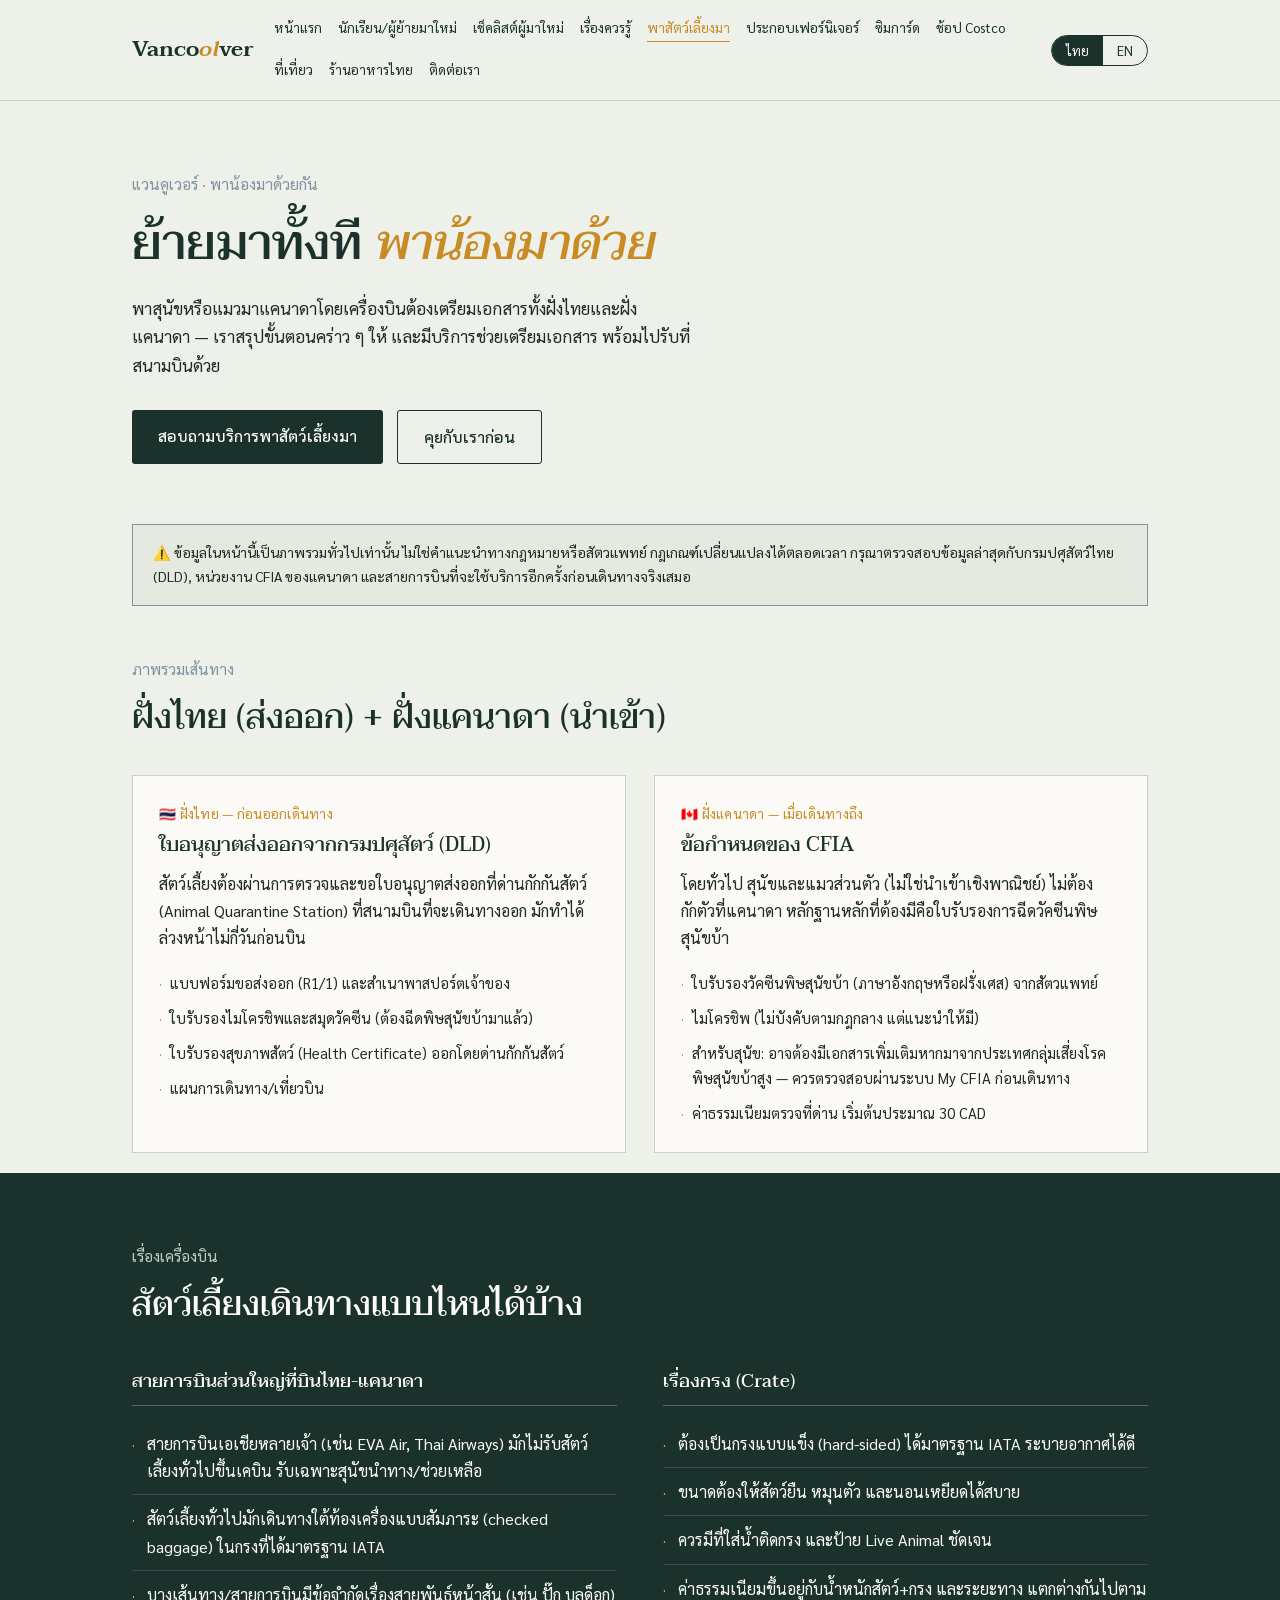
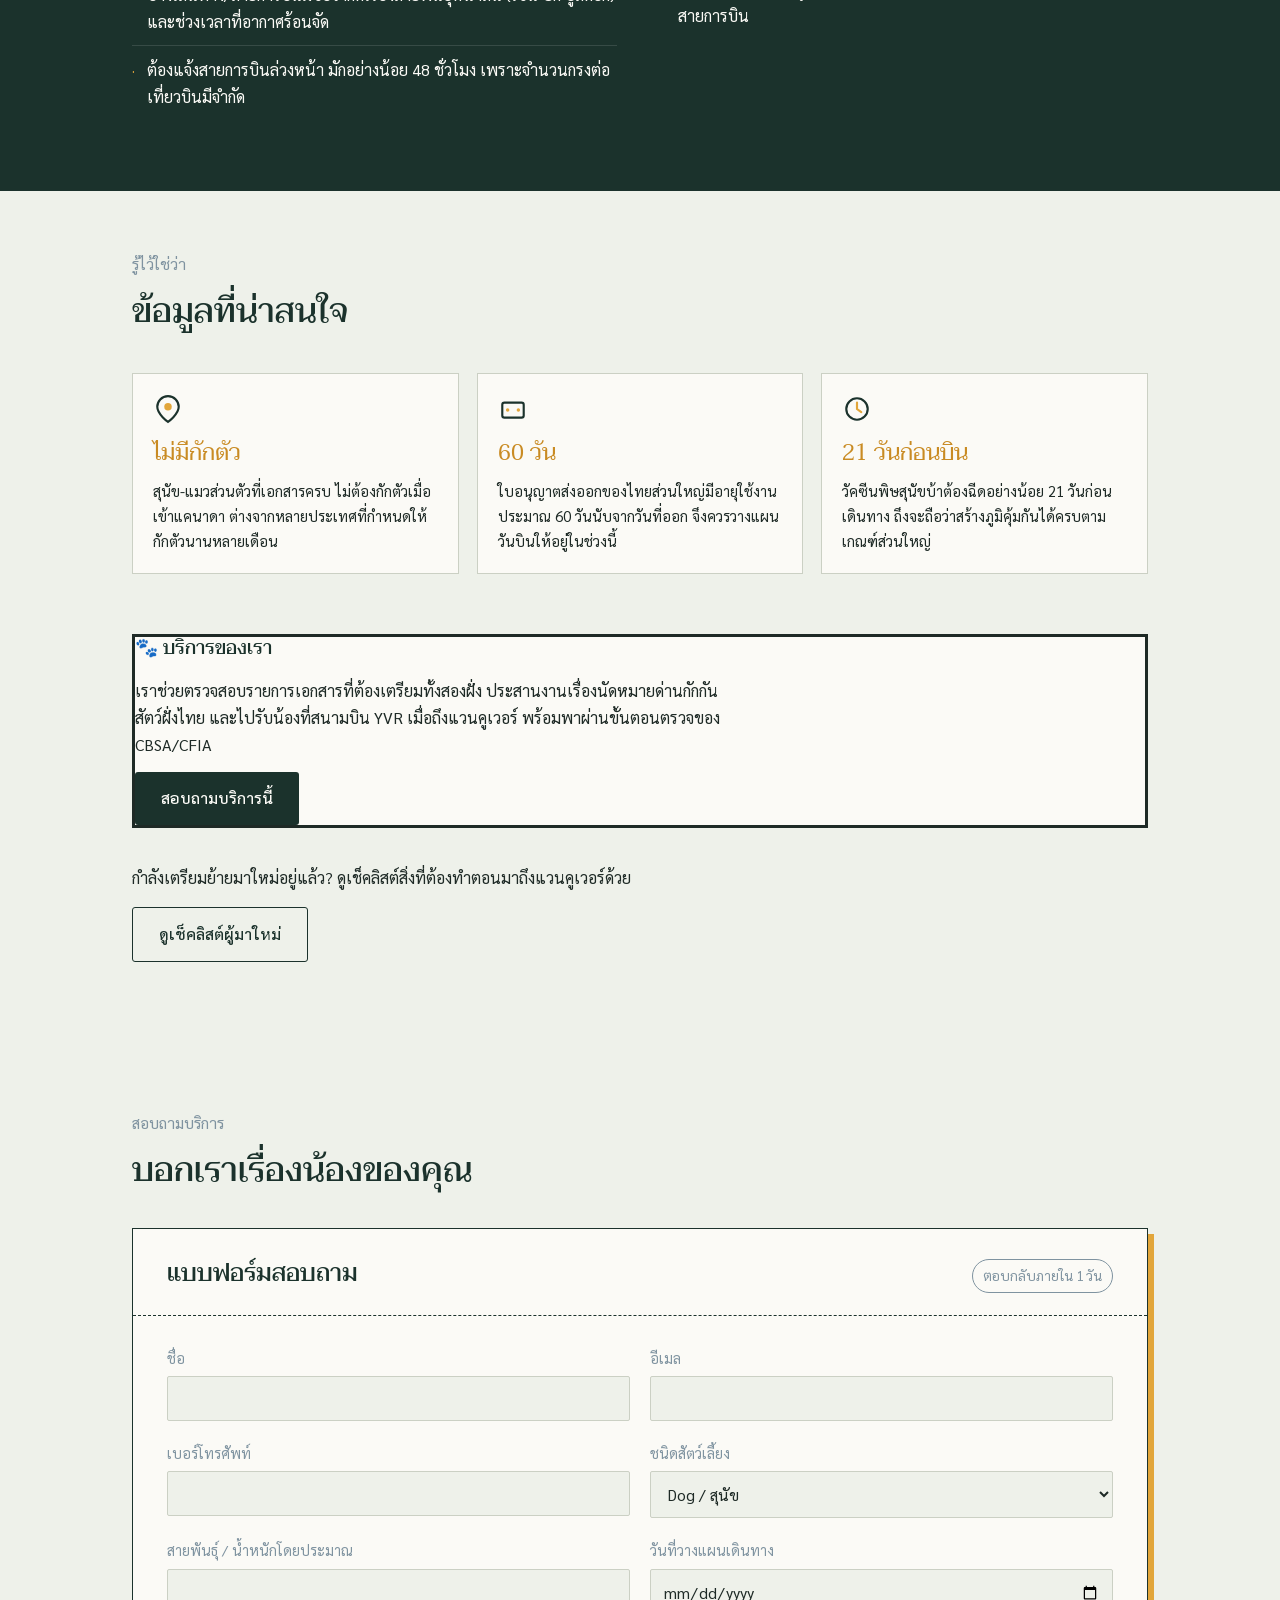
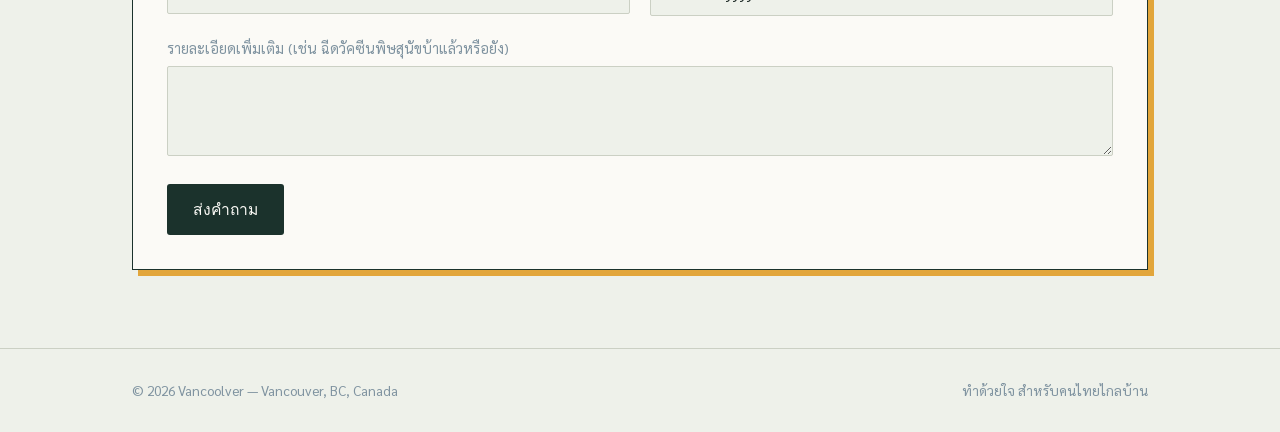
<file: pettravel.html>
<!doctype html>
<html lang="th" class="lang-th">
<head>
<meta charset="UTF-8">
<meta name="viewport" content="width=device-width, initial-scale=1.0">
<title>Vancoolver — พาสัตว์เลี้ยงมาแคนาดาโดยเครื่องบิน</title>
<meta name="description" content="คำแนะนำการพาสัตว์เลี้ยง (สุนัข/แมว) เดินทางจากไทยมาแคนาดาโดยเครื่องบิน เอกสารที่ต้องเตรียม และบริการรับทำเอกสาร-ไปรับที่สนามบิน">
<link rel="preconnect" href="https://fonts.googleapis.com">
<link rel="preconnect" href="https://fonts.gstatic.com" crossorigin>
<link href="https://fonts.googleapis.com/css2?family=Taviraj:ital,wght@0,400;0,500;0,600;1,400&family=Sarabun:wght@300;400;500;600&display=swap" rel="stylesheet">
<style>
:root{
  --paper:#EEF1EA; --paper-2:#E6E9DF; --ink:#1E2A26; --forest:#26453D; --forest-2:#1B322C;
  --mist:#7F93A0; --lantern:#E2A63B; --lantern-2:#C98B23; --rain:#CBD0C4; --white:#FBFAF6;
}
*{box-sizing:border-box;} html,body{margin:0;padding:0;max-width:100%;overflow-x:hidden;} html{scroll-behavior:smooth;}
body{background:var(--paper);color:var(--ink);font-family:'Sarabun',sans-serif;font-weight:400;line-height:1.7;-webkit-font-smoothing:antialiased;}
h1,h2,h3{font-family:'Taviraj',serif;font-weight:500;line-height:1.25;margin:0;color:var(--forest-2);}
a{color:inherit;} img,svg{display:block;max-width:100%;}
.en{display:none;} html.lang-en .en{display:inline;} html.lang-en .th{display:none;}
.wrap{max-width:1080px;margin:0 auto;padding:0 32px;}
header.site{position:sticky;top:0;z-index:40;background:rgba(238,241,234,0.92);backdrop-filter:blur(6px);border-bottom:1px solid var(--rain);}
.header-inner{position:relative;display:flex;align-items:center;justify-content:space-between;padding:16px 32px;max-width:1080px;margin:0 auto;gap:20px;}
.logo{font-family:'Taviraj',serif;font-size:1.35rem;font-weight:600;color:var(--forest-2);text-decoration:none;flex-shrink:0;}
.logo em{font-style:italic;color:var(--lantern-2);}
.nav-links{display:flex;gap:16px;align-items:center;flex-wrap:wrap;}
.nav-links a{font-size:0.85rem;text-decoration:none;color:var(--forest-2);border-bottom:1px solid transparent;padding-bottom:2px;white-space:nowrap;}
.nav-links a.current{border-bottom-color:var(--lantern-2);color:var(--lantern-2);}
.nav-links a:hover{border-bottom-color:var(--lantern);}
.lang-toggle{display:flex;border:1px solid var(--forest-2);border-radius:999px;overflow:hidden;font-size:0.82rem;flex-shrink:0;}
.lang-toggle button{background:none;border:none;padding:6px 14px;cursor:pointer;font-family:'Sarabun',sans-serif;color:var(--forest-2);}
.lang-toggle button.active{background:var(--forest-2);color:var(--white);}
.nav-toggle{display:none;background:none;border:1px solid var(--forest-2);border-radius:4px;padding:7px 9px;cursor:pointer;color:var(--forest-2);flex-shrink:0;}
.nav-toggle svg{display:block;width:20px;height:20px;}
@media (max-width:900px){
  .nav-toggle{display:inline-flex;align-items:center;justify-content:center;}
  .nav-links{display:none;position:absolute;top:100%;left:0;right:0;background:var(--paper);border-bottom:1px solid var(--rain);flex-direction:column;align-items:flex-start;padding:16px 28px 22px;gap:16px;box-shadow:0 8px 16px rgba(0,0,0,0.06);}
  .nav-links.open{display:flex;}
}
.hero{padding-top:70px;padding-bottom:20px;}
.kicker{color:var(--mist);font-size:0.98rem;margin-bottom:14px;}
h1.headline{font-size:clamp(2.0rem, 4.2vw, 3.1rem);color:var(--forest-2);max-width:26ch;}
h1.headline .accent{color:var(--lantern-2);font-style:italic;}
.sub{margin-top:20px;font-size:1.05rem;max-width:62ch;}
.hero-ctas{margin-top:30px;display:flex;gap:14px;flex-wrap:wrap;}
.section-head{max-width:62ch;margin-bottom:36px;}
.section-head h2{font-size:clamp(1.5rem,2.8vw,2.1rem);}
.btn{display:inline-block;padding:13px 26px;border-radius:3px;text-decoration:none;font-size:0.98rem;font-weight:500;border:1px solid var(--forest-2);}
.btn-solid{background:var(--forest-2);color:var(--white);border:none;cursor:pointer;}
.btn-solid:hover{background:var(--forest);}
.btn-line{border-color:var(--forest-2);color:var(--forest-2);}
.btn-line:hover{background:var(--forest-2);color:var(--white);}

/* Two-sided journey (Thailand export / Canada import) */
.journey-two{display:grid;grid-template-columns:1fr 1fr;gap:28px;margin-top:10px;}
@media (max-width:800px){ .journey-two{grid-template-columns:1fr;} }
.journey-card{border:1px solid var(--rain);background:var(--white);padding:26px 26px 22px;}
.journey-card .flag{font-size:0.85rem;color:var(--lantern-2);margin-bottom:8px;letter-spacing:0.02em;}
.journey-card h3{font-size:1.25rem;margin-bottom:12px;}
.journey-card p{margin:0 0 14px;}
.doc-list{list-style:none;margin:0;padding:0;font-size:0.92rem;}
.doc-list li{padding:5px 0;display:flex;gap:8px;align-items:baseline;}
.doc-list .dot{color:var(--lantern-2);flex-shrink:0;}

/* Timeline arrow between the two cards */
.journey-arrow{display:none;align-items:center;justify-content:center;}
@media (min-width:801px){ .journey-arrow{display:flex;} }

/* Airline band */
.band-dark{padding-top:70px;padding-bottom:70px;background:var(--forest-2);color:var(--white);}
.band-dark h2{color:var(--white);}
.band-dark .kicker{color:#B9CFC5;}
.band-dark p{color:#DCE6DE;}
.two-col{display:grid;grid-template-columns:1fr 1fr;gap:46px;margin-top:44px;align-items:start;}
@media (max-width:800px){ .two-col{grid-template-columns:1fr;} }
.checklist{list-style:none;margin:0;padding:0;}
.checklist li{padding:10px 0;border-bottom:1px solid rgba(255,255,255,0.12);display:flex;gap:12px;align-items:baseline;}
.checklist li:last-child{border-bottom:none;}
.checklist .mark{color:var(--lantern);flex-shrink:0;}
.subhead-white{color:var(--white);font-size:1.15rem;margin-bottom:14px;border-bottom:1px solid rgba(255,255,255,0.25);padding-bottom:12px;}

/* Fun facts */
.fact-grid{display:grid;grid-template-columns:repeat(3,1fr);gap:18px;margin-top:40px;}
@media (max-width:760px){ .fact-grid{grid-template-columns:1fr;} }
.fact-card{border:1px solid var(--rain);background:var(--white);padding:20px 20px;}
.fact-card .fact-icon{margin-bottom:10px;}
.fact-card .fact-num{font-family:'Taviraj',serif;font-size:1.4rem;color:var(--lantern-2);margin-bottom:6px;}
.fact-card p{margin:0;font-size:0.92rem;}

.disclaimer-box{margin-top:30px;border:1px solid var(--mist);background:var(--paper-2);color:var(--ink);padding:16px 20px;font-size:0.88rem;}

/* Ticket form (shared pattern) */
.request{padding-top:78px;padding-bottom:78px;}
.ticket{background:var(--white);border:1px solid var(--forest-2);position:relative;box-shadow:6px 6px 0 var(--lantern);}
.ticket-top{padding:30px 34px 22px;border-bottom:1px dashed var(--forest-2);display:flex;justify-content:space-between;align-items:flex-start;gap:20px;flex-wrap:wrap;}
.ticket-top h2{font-size:1.5rem;}
.ticket-top .tag{font-size:0.85rem;color:var(--mist);border:1px solid var(--mist);padding:4px 10px;border-radius:999px;white-space:nowrap;}
form.request-form{padding:30px 34px 34px;}
.field-row{display:grid;grid-template-columns:1fr 1fr;gap:20px;}
@media (max-width:600px){ .field-row{grid-template-columns:1fr;} }
.field{margin-bottom:20px;}
.field label{display:block;font-size:0.9rem;color:var(--mist);margin-bottom:6px;}
.field input,.field select,.field textarea{
  width:100%;padding:11px 12px;border:1px solid var(--rain);border-radius:2px;
  background:var(--paper);font-family:'Sarabun',sans-serif;font-size:0.98rem;color:var(--ink);
}
.field textarea{resize:vertical;min-height:90px;}
.field input:focus,.field select:focus,.field textarea:focus{outline:2px solid var(--lantern);outline-offset:1px;border-color:var(--forest-2);}
.confirm-msg{margin-top:16px;padding:12px 16px;background:#EAF3EC;border:1px solid var(--forest);color:var(--forest-2);font-size:0.92rem;display:none;}
.confirm-msg.show{display:block;}

footer{padding-top:30px;padding-bottom:30px;border-top:1px solid var(--rain);font-size:0.85rem;color:var(--mist);}
footer .wrap{display:flex;justify-content:space-between;flex-wrap:wrap;gap:10px;}
</style>
</head>
<body>

<header class="site">
  <div class="header-inner">
    <a href="index.html" class="logo">Vanco<em>ol</em>ver</a>
    <nav class="nav-links">
      <a href="index.html"><span class="th">หน้าแรก</span><span class="en">Home</span></a>
      <a href="students.html"><span class="th">นักเรียน/ผู้ย้ายมาใหม่</span><span class="en">Students &amp; newcomers</span></a>
      <a href="checklist.html"><span class="th">เช็คลิสต์ผู้มาใหม่</span><span class="en">Newcomer checklist</span></a>
      <a href="goodtoknow.html"><span class="th">เรื่องควรรู้</span><span class="en">Things to know</span></a>
      <a href="pettravel.html" class="current"><span class="th">พาสัตว์เลี้ยงมา</span><span class="en">Pet travel</span></a>
      <a href="furniture.html"><span class="th">ประกอบเฟอร์นิเจอร์</span><span class="en">Furniture assembly</span></a>
      <a href="simcard.html"><span class="th">ซิมการ์ด</span><span class="en">SIM card</span></a>
      <a href="costco.html"><span class="th">ช้อป Costco</span><span class="en">Costco shopping</span></a>
      <a href="attractions.html"><span class="th">ที่เที่ยว</span><span class="en">Attractions</span></a>
      <a href="thai-food.html"><span class="th">ร้านอาหารไทย</span><span class="en">Thai food</span></a>
      <a href="contact.html"><span class="th">ติดต่อเรา</span><span class="en">Contact</span></a>
    </nav>
    <button type="button" class="nav-toggle" id="navToggle" aria-label="Menu">
      <svg viewBox="0 0 24 24" fill="none" stroke="currentColor" stroke-width="2" stroke-linecap="round"><line x1="3" y1="6" x2="21" y2="6"/><line x1="3" y1="12" x2="21" y2="12"/><line x1="3" y1="18" x2="21" y2="18"/></svg>
    </button>
    <div class="lang-toggle">
      <button type="button" data-lang="th" class="active">ไทย</button>
      <button type="button" data-lang="en">EN</button>
    </div>
  </div>
</header>

<main>
  <!-- HERO -->
  <section class="hero wrap">
    <div class="kicker">
      <span class="th">แวนคูเวอร์ · พาน้องมาด้วยกัน</span>
      <span class="en">Vancouver · bringing your pet along</span>
    </div>
    <h1 class="headline">
      <span class="th">ย้ายมาทั้งที <span class="accent">พาน้องมาด้วย</span></span>
      <span class="en">Moving here? <span class="accent">Bring them with you</span></span>
    </h1>
    <p class="sub">
      <span class="th">พาสุนัขหรือแมวมาแคนาดาโดยเครื่องบินต้องเตรียมเอกสารทั้งฝั่งไทยและฝั่งแคนาดา — เราสรุปขั้นตอนคร่าว ๆ ให้ และมีบริการช่วยเตรียมเอกสาร พร้อมไปรับที่สนามบินด้วย</span>
      <span class="en">Flying a dog or cat to Canada means paperwork on both the Thailand and Canada sides — here's a general overview, plus our service to help prepare documents and meet your pet at the airport.</span>
    </p>
    <div class="hero-ctas">
      <a href="#request" class="btn btn-solid"><span class="th">สอบถามบริการพาสัตว์เลี้ยงมา</span><span class="en">Ask about our pet travel service</span></a>
      <a href="contact.html" class="btn btn-line"><span class="th">คุยกับเราก่อน</span><span class="en">Talk to us first</span></a>
    </div>
  </section>

  <!-- DISCLAIMER UP FRONT -->
  <section class="wrap" style="padding-top:10px;padding-bottom:0;">
    <div class="disclaimer-box">
      <span class="th">⚠️ ข้อมูลในหน้านี้เป็นภาพรวมทั่วไปเท่านั้น ไม่ใช่คำแนะนำทางกฎหมายหรือสัตวแพทย์ กฎเกณฑ์เปลี่ยนแปลงได้ตลอดเวลา กรุณาตรวจสอบข้อมูลล่าสุดกับกรมปศุสัตว์ไทย (DLD), หน่วยงาน CFIA ของแคนาดา และสายการบินที่จะใช้บริการอีกครั้งก่อนเดินทางจริงเสมอ</span>
      <span class="en">⚠️ This page is a general overview only, not legal or veterinary advice. Rules change often — always confirm current requirements with Thailand's Department of Livestock Development (DLD), Canada's CFIA, and your airline before you travel.</span>
    </div>
  </section>

  <!-- TWO-SIDED JOURNEY -->
  <section class="wrap" style="padding-top:50px;padding-bottom:20px;">
    <div class="section-head">
      <div class="kicker"><span class="th">ภาพรวมเส้นทาง</span><span class="en">The journey, in two sides</span></div>
      <h2><span class="th">ฝั่งไทย (ส่งออก) + ฝั่งแคนาดา (นำเข้า)</span><span class="en">Thailand (export) + Canada (import)</span></h2>
    </div>

    <div class="journey-two">
      <div class="journey-card">
        <div class="flag"><span class="th">🇹🇭 ฝั่งไทย — ก่อนออกเดินทาง</span><span class="en">🇹🇭 Thailand side — before you fly</span></div>
        <h3><span class="th">ใบอนุญาตส่งออกจากกรมปศุสัตว์ (DLD)</span><span class="en">DLD export permit</span></h3>
        <p>
          <span class="th">สัตว์เลี้ยงต้องผ่านการตรวจและขอใบอนุญาตส่งออกที่ด่านกักกันสัตว์ (Animal Quarantine Station) ที่สนามบินที่จะเดินทางออก มักทำได้ล่วงหน้าไม่กี่วันก่อนบิน</span>
          <span class="en">Your pet needs a vet inspection and export permit from the Animal Quarantine Station (AQS) at your departure airport — usually done just a few days before the flight.</span>
        </p>
        <ul class="doc-list">
          <li><span class="dot">·</span><span><span class="th">แบบฟอร์มขอส่งออก (R1/1) และสำเนาพาสปอร์ตเจ้าของ</span><span class="en">Export application form (R1/1) and owner's passport copy</span></span></li>
          <li><span class="dot">·</span><span><span class="th">ใบรับรองไมโครชิพและสมุดวัคซีน (ต้องฉีดพิษสุนัขบ้ามาแล้ว)</span><span class="en">Microchip certificate and vaccination book (rabies vaccine required)</span></span></li>
          <li><span class="dot">·</span><span><span class="th">ใบรับรองสุขภาพสัตว์ (Health Certificate) ออกโดยด่านกักกันสัตว์</span><span class="en">An official health certificate issued by the quarantine station</span></span></li>
          <li><span class="dot">·</span><span><span class="th">แผนการเดินทาง/เที่ยวบิน</span><span class="en">Flight itinerary</span></span></li>
        </ul>
      </div>

      <div class="journey-card">
        <div class="flag"><span class="th">🇨🇦 ฝั่งแคนาดา — เมื่อเดินทางถึง</span><span class="en">🇨🇦 Canada side — on arrival</span></div>
        <h3><span class="th">ข้อกำหนดของ CFIA</span><span class="en">CFIA requirements</span></h3>
        <p>
          <span class="th">โดยทั่วไป สุนัขและแมวส่วนตัว (ไม่ใช่นำเข้าเชิงพาณิชย์) ไม่ต้องกักตัวที่แคนาดา หลักฐานหลักที่ต้องมีคือใบรับรองการฉีดวัคซีนพิษสุนัขบ้า</span>
          <span class="en">For most personal (non-commercial) dogs and cats, there's no quarantine in Canada. The main thing you need is a valid rabies vaccination certificate.</span>
        </p>
        <ul class="doc-list">
          <li><span class="dot">·</span><span><span class="th">ใบรับรองวัคซีนพิษสุนัขบ้า (ภาษาอังกฤษหรือฝรั่งเศส) จากสัตวแพทย์</span><span class="en">Rabies vaccination certificate (in English or French), from a licensed vet</span></span></li>
          <li><span class="dot">·</span><span><span class="th">ไมโครชิพ (ไม่บังคับตามกฎกลาง แต่แนะนำให้มี)</span><span class="en">Microchip (not federally mandatory, but recommended)</span></span></li>
          <li><span class="dot">·</span><span><span class="th">สำหรับสุนัข: อาจต้องมีเอกสารเพิ่มเติมหากมาจากประเทศกลุ่มเสี่ยงโรคพิษสุนัขบ้าสูง — ควรตรวจสอบผ่านระบบ My CFIA ก่อนเดินทาง</span><span class="en">For dogs: extra documents may apply if coming from a country on CFIA's higher-risk rabies list — check via the My CFIA tool before you travel</span></span></li>
          <li><span class="dot">·</span><span><span class="th">ค่าธรรมเนียมตรวจที่ด่าน เริ่มต้นประมาณ 30 CAD</span><span class="en">Border inspection fee, starting around $30 CAD</span></span></li>
        </ul>
      </div>
    </div>
  </section>

  <!-- AIRLINE SECTION -->
  <section class="band-dark">
    <div class="wrap">
      <div class="section-head" style="margin-bottom:0;">
        <div class="kicker"><span class="th">เรื่องเครื่องบิน</span><span class="en">About the flight</span></div>
        <h2><span class="th">สัตว์เลี้ยงเดินทางแบบไหนได้บ้าง</span><span class="en">How pets can travel on the plane</span></h2>
      </div>
      <div class="two-col">
        <div>
          <h3 class="subhead-white"><span class="th">สายการบินส่วนใหญ่ที่บินไทย-แคนาดา</span><span class="en">Most airlines flying Thailand–Canada</span></h3>
          <ul class="checklist">
            <li><span class="mark">·</span><span><span class="th">สายการบินเอเชียหลายเจ้า (เช่น EVA Air, Thai Airways) มักไม่รับสัตว์เลี้ยงทั่วไปขึ้นเคบิน รับเฉพาะสุนัขนำทาง/ช่วยเหลือ</span><span class="en">Many Asian carriers (e.g. EVA Air, Thai Airways) generally don't allow regular pets in the cabin — only trained service dogs</span></span></li>
            <li><span class="mark">·</span><span><span class="th">สัตว์เลี้ยงทั่วไปมักเดินทางใต้ท้องเครื่องแบบสัมภาระ (checked baggage) ในกรงที่ได้มาตรฐาน IATA</span><span class="en">Regular pets usually travel as checked baggage in the cargo hold, inside an IATA-compliant crate</span></span></li>
            <li><span class="mark">·</span><span><span class="th">บางเส้นทาง/สายการบินมีข้อจำกัดเรื่องสายพันธุ์หน้าสั้น (เช่น ปั๊ก บูลด็อก) และช่วงเวลาที่อากาศร้อนจัด</span><span class="en">Some routes restrict brachycephalic (flat-faced) breeds like pugs and bulldogs, and during extreme heat periods</span></span></li>
            <li><span class="mark">·</span><span><span class="th">ต้องแจ้งสายการบินล่วงหน้า มักอย่างน้อย 48 ชั่วโมง เพราะจำนวนกรงต่อเที่ยวบินมีจำกัด</span><span class="en">Airlines need advance notice, usually at least 48 hours, since there's a limited number of crates per flight</span></span></li>
          </ul>
        </div>
        <div>
          <h3 class="subhead-white"><span class="th">เรื่องกรง (Crate)</span><span class="en">About the crate</span></h3>
          <ul class="checklist">
            <li><span class="mark">·</span><span><span class="th">ต้องเป็นกรงแบบแข็ง (hard-sided) ได้มาตรฐาน IATA ระบายอากาศได้ดี</span><span class="en">Must be a hard-sided, well-ventilated IATA-approved crate</span></span></li>
            <li><span class="mark">·</span><span><span class="th">ขนาดต้องให้สัตว์ยืน หมุนตัว และนอนเหยียดได้สบาย</span><span class="en">Sized so the pet can stand, turn around, and lie down comfortably</span></span></li>
            <li><span class="mark">·</span><span><span class="th">ควรมีที่ใส่น้ำติดกรง และป้าย Live Animal ชัดเจน</span><span class="en">Should include a water dispenser and a clear "Live Animal" label</span></span></li>
            <li><span class="mark">·</span><span><span class="th">ค่าธรรมเนียมขึ้นอยู่กับน้ำหนักสัตว์+กรง และระยะทาง แตกต่างกันไปตามสายการบิน</span><span class="en">Fees depend on combined pet+crate weight and distance, and vary by airline</span></span></li>
          </ul>
        </div>
      </div>
    </div>
  </section>

  <!-- INTERESTING FACTS -->
  <section class="wrap" style="padding-top:60px;padding-bottom:20px;">
    <div class="section-head">
      <div class="kicker"><span class="th">รู้ไว้ใช่ว่า</span><span class="en">Good to know</span></div>
      <h2><span class="th">ข้อมูลที่น่าสนใจ</span><span class="en">Interesting facts</span></h2>
    </div>
    <div class="fact-grid">
      <div class="fact-card">
        <div class="fact-icon"><svg viewBox="0 0 28 28" width="30" height="30"><path d="M14 2C8 2 4 7 4 12c0 7 10 14 10 14s10-7 10-14c0-5-4-10-10-10z" fill="none" stroke="var(--forest-2)" stroke-width="2"/><circle cx="14" cy="12" r="3.5" fill="var(--lantern)"/></svg></div>
        <div class="fact-num"><span class="th">ไม่มีกักตัว</span><span class="en">No quarantine</span></div>
        <p><span class="th">สุนัข-แมวส่วนตัวที่เอกสารครบ ไม่ต้องกักตัวเมื่อเข้าแคนาดา ต่างจากหลายประเทศที่กำหนดให้กักตัวนานหลายเดือน</span><span class="en">A dog or cat with complete paperwork needs no quarantine entering Canada — unlike many countries that require months of isolation.</span></p>
      </div>
      <div class="fact-card">
        <div class="fact-icon"><svg viewBox="0 0 28 28" width="30" height="30"><rect x="4" y="8" width="20" height="14" rx="2" fill="none" stroke="var(--forest-2)" stroke-width="2"/><circle cx="9" cy="15" r="1.6" fill="var(--lantern)"/><circle cx="19" cy="15" r="1.6" fill="var(--lantern)"/></svg></div>
        <div class="fact-num"><span class="th">60 วัน</span><span class="en">60 days</span></div>
        <p><span class="th">ใบอนุญาตส่งออกของไทยส่วนใหญ่มีอายุใช้งานประมาณ 60 วันนับจากวันที่ออก จึงควรวางแผนวันบินให้อยู่ในช่วงนี้</span><span class="en">Thailand's export permit is typically valid for about 60 days from issue, so plan your flight date within that window.</span></p>
      </div>
      <div class="fact-card">
        <div class="fact-icon"><svg viewBox="0 0 28 28" width="30" height="30"><circle cx="14" cy="14" r="10" fill="none" stroke="var(--forest-2)" stroke-width="2"/><path d="M14 8v6l4 3" stroke="var(--lantern)" stroke-width="2" stroke-linecap="round" fill="none"/></svg></div>
        <div class="fact-num"><span class="th">21 วันก่อนบิน</span><span class="en">21 days before</span></div>
        <p><span class="th">วัคซีนพิษสุนัขบ้าต้องฉีดอย่างน้อย 21 วันก่อนเดินทาง ถึงจะถือว่าสร้างภูมิคุ้มกันได้ครบตามเกณฑ์ส่วนใหญ่</span><span class="en">The rabies vaccine typically needs to be given at least 21 days before travel to count as fully effective under most rules.</span></p>
      </div>
    </div>
  </section>

  <!-- OUR SERVICE -->
  <section class="wrap" style="padding-top:40px;padding-bottom:20px;">
    <div class="cross-link" style="border-style:solid;background:var(--white);flex-direction:column;align-items:flex-start;">
      <h3 style="margin-bottom:10px;"><span class="th">🐾 บริการของเรา</span><span class="en">🐾 Our service</span></h3>
      <p style="margin-bottom:14px;max-width:66ch;">
        <span class="th">เราช่วยตรวจสอบรายการเอกสารที่ต้องเตรียมทั้งสองฝั่ง ประสานงานเรื่องนัดหมายด่านกักกันสัตว์ฝั่งไทย และไปรับน้องที่สนามบิน YVR เมื่อถึงแวนคูเวอร์ พร้อมพาผ่านขั้นตอนตรวจของ CBSA/CFIA</span>
        <span class="en">We help you check off the document list on both sides, coordinate the Thai quarantine station appointment, and meet your pet at YVR airport in Vancouver — walking you through the CBSA/CFIA check on arrival.</span>
      </p>
      <a href="#request" class="btn btn-solid"><span class="th">สอบถามบริการนี้</span><span class="en">Ask about this service</span></a>
    </div>
  </section>

  <!-- CROSS-LINK TO CHECKLIST -->
  <section class="wrap" style="padding-top:0;padding-bottom:70px;">
    <div class="cross-link">
      <p>
        <span class="th">กำลังเตรียมย้ายมาใหม่อยู่แล้ว? ดูเช็คลิสต์สิ่งที่ต้องทำตอนมาถึงแวนคูเวอร์ด้วย</span>
        <span class="en">Already getting ready to move? Check out our newcomer checklist too.</span>
      </p>
      <a href="checklist.html" class="btn btn-line" style="white-space:nowrap;">
        <span class="th">ดูเช็คลิสต์ผู้มาใหม่</span><span class="en">See the newcomer checklist</span>
      </a>
    </div>
  </section>

  <!-- BOOKING FORM -->
  <section id="request" class="request wrap">
    <div class="section-head">
      <div class="kicker"><span class="th">สอบถามบริการ</span><span class="en">Ask about the service</span></div>
      <h2><span class="th">บอกเราเรื่องน้องของคุณ</span><span class="en">Tell us about your pet</span></h2>
    </div>

    <div class="ticket">
      <div class="ticket-top">
        <h2><span class="th">แบบฟอร์มสอบถาม</span><span class="en">Pet travel inquiry</span></h2>
        <span class="tag"><span class="th">ตอบกลับภายใน 1 วัน</span><span class="en">We reply within a day</span></span>
      </div>
      <form class="request-form" id="petForm">
        <div class="field-row">
          <div class="field">
            <label for="name"><span class="th">ชื่อ</span><span class="en">Name</span></label>
            <input type="text" id="name" required>
          </div>
          <div class="field">
            <label for="email"><span class="th">อีเมล</span><span class="en">Email</span></label>
            <input type="email" id="email" required>
          </div>
        </div>
        <div class="field-row">
          <div class="field">
            <label for="phone"><span class="th">เบอร์โทรศัพท์</span><span class="en">Phone number</span></label>
            <input type="tel" id="phone" required>
          </div>
          <div class="field">
            <label for="pettype"><span class="th">ชนิดสัตว์เลี้ยง</span><span class="en">Type of pet</span></label>
            <select id="pettype">
              <option value="Dog">Dog / สุนัข</option>
              <option value="Cat">Cat / แมว</option>
              <option value="Other">Other / อื่น ๆ</option>
            </select>
          </div>
        </div>
        <div class="field-row">
          <div class="field">
            <label for="breed"><span class="th">สายพันธุ์ / น้ำหนักโดยประมาณ</span><span class="en">Breed / approximate weight</span></label>
            <input type="text" id="breed">
          </div>
          <div class="field">
            <label for="traveldate"><span class="th">วันที่วางแผนเดินทาง</span><span class="en">Planned travel date</span></label>
            <input type="date" id="traveldate">
          </div>
        </div>
        <div class="field">
          <label for="notes"><span class="th">รายละเอียดเพิ่มเติม (เช่น ฉีดวัคซีนพิษสุนัขบ้าแล้วหรือยัง)</span><span class="en">Anything else we should know (e.g. rabies vaccine status)</span></label>
          <textarea id="notes"></textarea>
        </div>
        <button type="submit" class="btn btn-solid">
          <span class="th">ส่งคำถาม</span><span class="en">Send inquiry</span>
        </button>
        <div class="confirm-msg" id="confirmMsg">
          <span class="th">เปิดอีเมลให้แล้ว กรุณากดส่งในแอปอีเมลของคุณเพื่อยืนยัน</span>
          <span class="en">Your email app should be open — please hit send there to confirm.</span>
        </div>
      </form>
    </div>
  </section>
</main>

<footer>
  <div class="wrap">
    <span>© 2026 Vancoolver — Vancouver, BC, Canada</span>
    <span><span class="th">ทำด้วยใจ สำหรับคนไทยไกลบ้าน</span><span class="en">Made with care, for Thais far from home</span></span>
  </div>
</footer>

<script>
document.addEventListener('DOMContentLoaded', () => {
  const langButtons = document.querySelectorAll('.lang-toggle button');
  langButtons.forEach(btn => {
    btn.addEventListener('click', () => {
      const lang = btn.dataset.lang;
      document.documentElement.classList.toggle('lang-en', lang === 'en');
      document.documentElement.setAttribute('lang', lang);
      langButtons.forEach(b => b.classList.toggle('active', b === btn));
    });
  });

  const navToggle = document.getElementById('navToggle');
  const navLinksEl = document.querySelector('.nav-links');
  if (navToggle && navLinksEl) {
    navToggle.addEventListener('click', () => navLinksEl.classList.toggle('open'));
    navLinksEl.querySelectorAll('a').forEach(a => a.addEventListener('click', () => navLinksEl.classList.remove('open')));
  }
});

function sendAsEmail(formEl, confirmEl, subjectTh, subjectEn, fields) {
  formEl.addEventListener('submit', (e) => {
    e.preventDefault();
    const isEn = document.documentElement.classList.contains('lang-en');
    const val = id => (document.getElementById(id) && document.getElementById(id).value) || '-';
    const subject = isEn ? subjectEn : subjectTh;
    const bodyLines = fields.map(([labelTh, labelEn, id]) => `${isEn ? labelEn : labelTh}: ${val(id)}`);
    const body = encodeURIComponent(bodyLines.join('\n'));
    window.location.href = `mailto:vancoolver.official@outlook.com?subject=${encodeURIComponent(subject)}&body=${body}`;
    if (confirmEl) confirmEl.classList.add('show');
  });
}
</script>
<script>
  sendAsEmail(
    document.getElementById('petForm'),
    document.getElementById('confirmMsg'),
    'สอบถามบริการพาสัตว์เลี้ยงมา จากเว็บไซต์ Vancoolver',
    'Pet travel inquiry from Vancoolver website',
    [
      ['ชื่อ','Name','name'],
      ['อีเมล','Email','email'],
      ['เบอร์โทรศัพท์','Phone number','phone'],
      ['ชนิดสัตว์เลี้ยง','Type of pet','pettype'],
      ['สายพันธุ์ / น้ำหนัก','Breed / weight','breed'],
      ['วันที่วางแผนเดินทาง','Planned travel date','traveldate'],
      ['รายละเอียดเพิ่มเติม','Notes','notes'],
    ]
  );
</script>
</body>
</html>
</file>
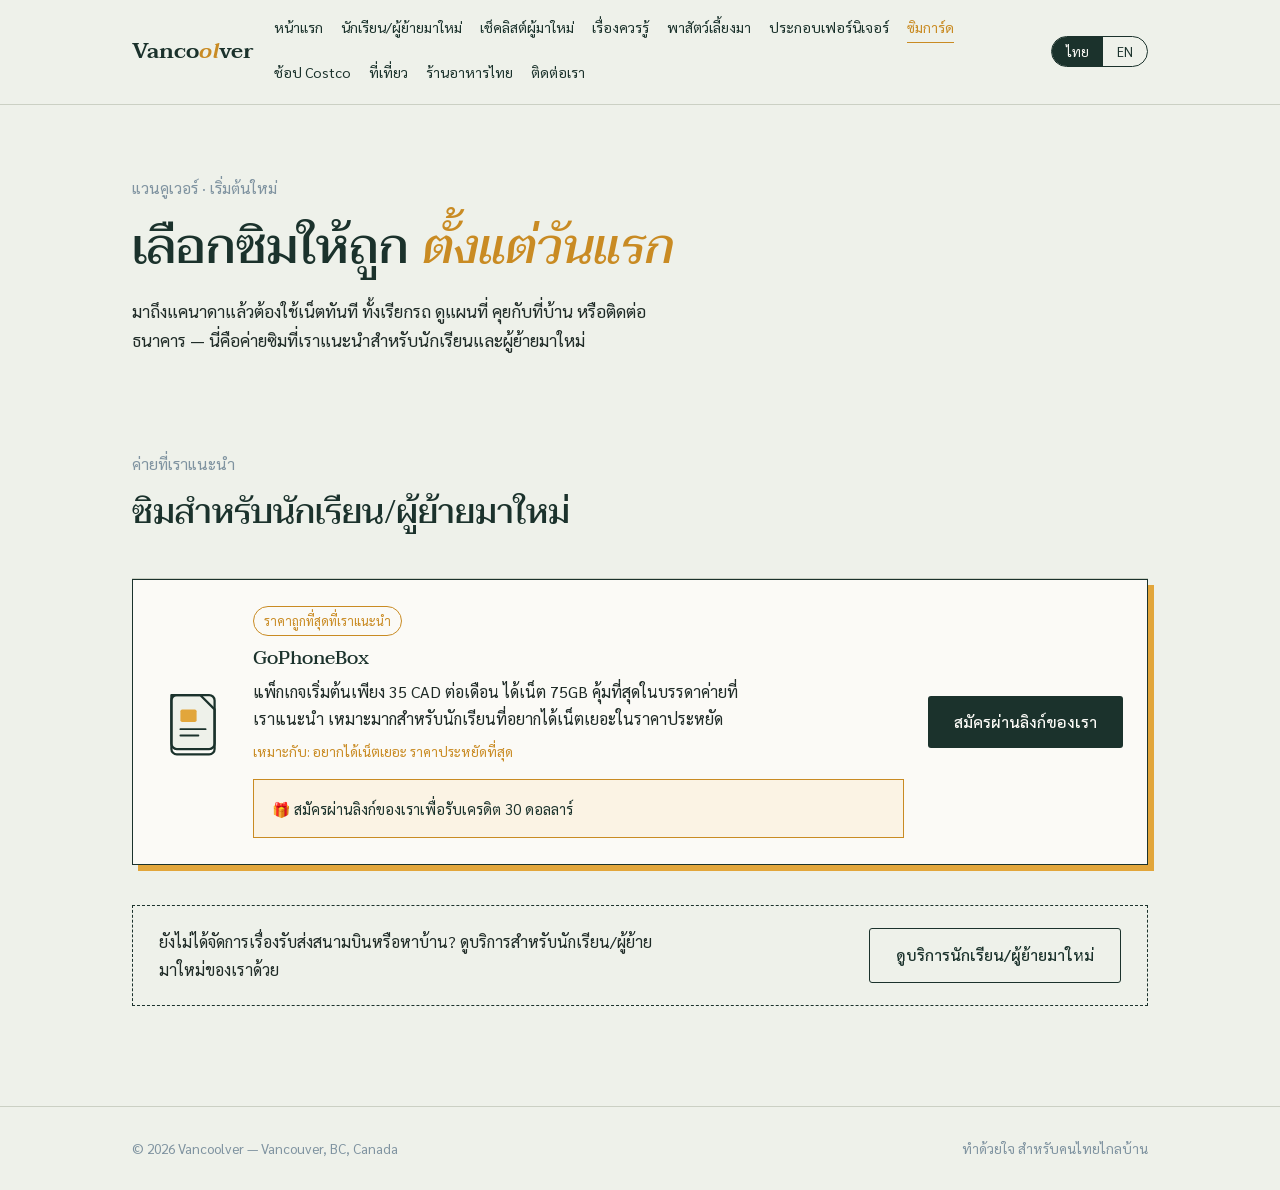
<file: simcard.html>
<!doctype html>
<html lang="th" class="lang-th">
<head>
<meta charset="UTF-8">
<meta name="viewport" content="width=device-width, initial-scale=1.0">
<title>Vancoolver — เลือกซิมการ์ดในแคนาดา</title>
<meta name="description" content="แนะนำซิมการ์ดในแคนาดาสำหรับนักเรียนและผู้ย้ายมาใหม่ที่แวนคูเวอร์">
<link rel="preconnect" href="https://fonts.googleapis.com">
<link rel="preconnect" href="https://fonts.gstatic.com" crossorigin>
<link href="https://fonts.googleapis.com/css2?family=Taviraj:ital,wght@0,400;0,500;0,600;1,400&family=Sarabun:wght@300;400;500;600&display=swap" rel="stylesheet">
<style>
:root{
  --paper:#EEF1EA;
  --paper-2:#E6E9DF;
  --ink:#1E2A26;
  --forest:#26453D;
  --forest-2:#1B322C;
  --mist:#7F93A0;
  --lantern:#E2A63B;
  --lantern-2:#C98B23;
  --rain:#CBD0C4;
  --white:#FBFAF6;
}
*{box-sizing:border-box;}
html,body{margin:0;padding:0;max-width:100%;overflow-x:hidden;}
html{scroll-behavior:smooth;}
body{
  background:var(--paper);color:var(--ink);
  font-family:'Sarabun',sans-serif;font-weight:400;line-height:1.7;
  -webkit-font-smoothing:antialiased;
}
h1,h2,h3,.display{
  font-family:'Taviraj',serif;font-weight:500;line-height:1.25;margin:0;color:var(--forest-2);
}
a{color:inherit;}
img,svg{display:block;max-width:100%;}
.en{display:none;}
html.lang-en .en{display:inline;}
html.lang-en .th{display:none;}
.wrap{max-width:1080px;margin:0 auto;padding:0 32px;}

/* ---------- Header ---------- */
header.site{
  position:sticky;top:0;z-index:40;background:rgba(238,241,234,0.92);
  backdrop-filter:blur(6px);border-bottom:1px solid var(--rain);
}
.header-inner{
  position:relative;
  display:flex;align-items:center;justify-content:space-between;
  padding:16px 32px;max-width:1080px;margin:0 auto;gap:20px;
}
.logo{font-family:'Taviraj',serif;font-size:1.35rem;font-weight:600;color:var(--forest-2);text-decoration:none;flex-shrink:0;}
.logo em{font-style:italic;color:var(--lantern-2);}
.nav-links{display:flex;gap:18px;align-items:center;flex-wrap:wrap;}
.nav-links a{font-size:0.88rem;text-decoration:none;color:var(--forest-2);border-bottom:1px solid transparent;padding-bottom:2px;white-space:nowrap;}
.nav-links a.current{border-bottom-color:var(--lantern-2);color:var(--lantern-2);}
.nav-links a:hover{border-bottom-color:var(--lantern);}
.lang-toggle{display:flex;border:1px solid var(--forest-2);border-radius:999px;overflow:hidden;font-size:0.82rem;flex-shrink:0;}
.lang-toggle button{background:none;border:none;padding:6px 14px;cursor:pointer;font-family:'Sarabun',sans-serif;color:var(--forest-2);}
.lang-toggle button.active{background:var(--forest-2);color:var(--white);}
.nav-toggle{
  display:none;background:none;border:1px solid var(--forest-2);border-radius:4px;
  padding:7px 9px;cursor:pointer;color:var(--forest-2);flex-shrink:0;
}
.nav-toggle svg{display:block;width:20px;height:20px;}
@media (max-width:900px){
  .nav-toggle{display:inline-flex;align-items:center;justify-content:center;}
  .nav-links{
    display:none;
    position:absolute;top:100%;left:0;right:0;
    background:var(--paper);border-bottom:1px solid var(--rain);
    flex-direction:column;align-items:flex-start;
    padding:16px 28px 22px;gap:16px;
    box-shadow:0 8px 16px rgba(0,0,0,0.06);
  }
  .nav-links.open{display:flex;}
}

/* ---------- Hero ---------- */
.hero{padding-top:70px;padding-bottom:20px;}
.hero-grid{display:grid;grid-template-columns:1.15fr 0.85fr;gap:48px;align-items:center;}
@media (max-width:860px){ .hero-grid{grid-template-columns:1fr;} }
.kicker{color:var(--mist);font-size:0.98rem;margin-bottom:14px;}
h1.headline{font-size:clamp(2.0rem, 4.2vw, 3.1rem);color:var(--forest-2);max-width:22ch;}
h1.headline .accent{color:var(--lantern-2);font-style:italic;}
.sub{margin-top:20px;font-size:1.05rem;max-width:58ch;}
.hero-ctas{margin-top:30px;display:flex;gap:14px;flex-wrap:wrap;}

.btn{display:inline-block;padding:13px 26px;border-radius:3px;text-decoration:none;font-size:0.98rem;font-weight:500;border:1px solid var(--forest-2);transition:transform .15s ease, background .15s ease;}
.btn-solid{background:var(--forest-2);color:var(--white);border:none;cursor:pointer;}
.btn-solid:hover{background:var(--forest);}
.btn-line{border-color:var(--forest-2);color:var(--forest-2);}
.btn-line:hover{background:var(--forest-2);color:var(--white);}
.btn:active{transform:scale(0.98);}

/* ---------- Section head ---------- */
.section-head{max-width:60ch;margin-bottom:44px;}
.section-head h2{font-size:clamp(1.5rem,2.8vw,2.1rem);}

/* ---------- Timeline / stops (journey + homepage destination list) ---------- */
.stops{position:relative;border-left:2px dashed var(--mist);margin-left:14px;padding-left:38px;}
.stop{position:relative;padding-bottom:52px;}
.stop:last-child{padding-bottom:0;}
.stop::before{
  content:"";position:absolute;left:-46px;top:4px;width:14px;height:14px;border-radius:50%;
  background:var(--lantern);border:3px solid var(--paper);outline:2px solid var(--forest-2);
}
.stop .stop-name{color:var(--mist);font-size:0.92rem;margin-bottom:6px;}
.stop h3{font-size:1.3rem;margin-bottom:10px;}
.stop p{margin:0;max-width:56ch;color:var(--ink);}
.stop a.stop-link{text-decoration:none;color:inherit;display:block;}
.stop a.stop-link:hover h3{color:var(--lantern-2);}
.stop .go{display:inline-block;margin-top:10px;font-size:0.88rem;color:var(--lantern-2);}

/* ---------- Dark band (settling-in / costco) ---------- */
.band-dark{padding:70px 0;background:var(--forest-2);color:var(--white);}
.band-dark h2{color:var(--white);}
.band-dark .kicker{color:#B9CFC5;}
.band-dark p{color:#DCE6DE;}
.two-col{display:grid;grid-template-columns:1fr 1fr;gap:46px;margin-top:44px;align-items:start;}
@media (max-width:800px){ .two-col{grid-template-columns:1fr;} }
.checklist{list-style:none;margin:0;padding:0;}
.checklist li{padding:10px 0;border-bottom:1px solid rgba(255,255,255,0.12);display:flex;gap:12px;align-items:baseline;}
.checklist li:last-child{border-bottom:none;}
.checklist .mark{color:var(--lantern);flex-shrink:0;}
.subhead-white{color:var(--white);font-size:1.15rem;margin-bottom:14px;border-bottom:1px solid rgba(255,255,255,0.25);padding-bottom:12px;}
.note-box{margin-top:26px;border:1px solid rgba(255,255,255,0.3);padding:16px 18px;font-size:0.92rem;color:#DCE6DE;}

/* ---------- Spot list (attractions) ---------- */
.spot-list{display:grid;grid-template-columns:1fr;gap:0;border-top:1px solid var(--rain);}
.spot{display:grid;grid-template-columns:60px 1fr;gap:26px;padding:26px 0;border-bottom:1px solid var(--rain);}
.spot .spot-mark{font-family:'Taviraj',serif;font-style:italic;color:var(--mist);font-size:1rem;padding-top:2px;}
.spot h3{font-size:1.2rem;margin-bottom:8px;}
.spot p{margin:0;max-width:58ch;}
.spot .tag-line{font-size:0.85rem;color:var(--lantern-2);margin-top:8px;}

/* ---------- Ticket / form ---------- */
.request{padding-top:78px;padding-bottom:78px;}
.ticket{background:var(--white);border:1px solid var(--forest-2);position:relative;box-shadow:6px 6px 0 var(--lantern);}
.ticket-top{padding:30px 34px 22px;border-bottom:1px dashed var(--forest-2);display:flex;justify-content:space-between;align-items:flex-start;gap:20px;flex-wrap:wrap;}
.ticket-top h2{font-size:1.5rem;}
.ticket-top .tag{font-size:0.85rem;color:var(--mist);border:1px solid var(--mist);padding:4px 10px;border-radius:999px;white-space:nowrap;}
form.request-form{padding:30px 34px 34px;}
.field-row{display:grid;grid-template-columns:1fr 1fr;gap:20px;}
@media (max-width:600px){ .field-row{grid-template-columns:1fr;} }
.field{margin-bottom:20px;}
.field label{display:block;font-size:0.9rem;color:var(--mist);margin-bottom:6px;}
.field input,.field select,.field textarea{
  width:100%;padding:11px 12px;border:1px solid var(--rain);border-radius:2px;
  background:var(--paper);font-family:'Sarabun',sans-serif;font-size:0.98rem;color:var(--ink);
}
.field textarea{resize:vertical;min-height:90px;}
.field input:focus,.field select:focus,.field textarea:focus{outline:2px solid var(--lantern);outline-offset:1px;border-color:var(--forest-2);}
.confirm-msg{margin-top:16px;padding:12px 16px;background:#EAF3EC;border:1px solid var(--forest);color:var(--forest-2);font-size:0.92rem;display:none;}
.confirm-msg.show{display:block;}

/* ---------- Contact ---------- */
.contact{padding-top:20px;padding-bottom:90px;}
.contact-grid{display:grid;grid-template-columns:repeat(4,1fr);gap:18px;margin-top:36px;}
@media (max-width:860px){ .contact-grid{grid-template-columns:repeat(2,1fr);} }
@media (max-width:480px){ .contact-grid{grid-template-columns:1fr;} }
.contact-card{border:1px solid var(--forest-2);padding:24px 20px;text-decoration:none;color:var(--ink);transition:background .15s ease;}
.contact-card:hover{background:var(--paper-2);}
.contact-card .ch-name{font-family:'Taviraj',serif;font-size:1.1rem;color:var(--forest-2);margin-bottom:6px;}
.contact-card .ch-detail{font-size:0.9rem;color:var(--ink);}
.contact-note{margin-top:34px;font-size:0.92rem;color:var(--mist);max-width:60ch;}

/* ---------- Cross-link banner ---------- */
.cross-link{
  border:1px dashed var(--forest-2);padding:22px 26px;display:flex;justify-content:space-between;
  align-items:center;flex-wrap:wrap;gap:14px;margin:0 0 10px;
}
.cross-link p{margin:0;max-width:56ch;}

footer{padding:30px 0;border-top:1px solid var(--rain);font-size:0.85rem;color:var(--mist);}
footer .wrap{display:flex;justify-content:space-between;flex-wrap:wrap;gap:10px;}

/* hero route illustration (home page) */
.route-art svg{width:100%;height:auto;}
#flightpath{stroke-dasharray:600;stroke-dashoffset:600;animation:draw 2.1s ease forwards 0.3s;}
@media (prefers-reduced-motion: reduce){ #flightpath{animation:none;stroke-dashoffset:0;} }
@keyframes draw{ to{stroke-dashoffset:0;} }

</style>
<style>
  .provider-list{display:grid;grid-template-columns:1fr;gap:0;border-top:1px solid var(--rain);}
  .provider{
    display:grid;grid-template-columns:1fr auto;gap:20px;align-items:center;
    padding:26px 0;border-bottom:1px solid var(--rain);
  }
  @media (max-width:600px){ .provider{grid-template-columns:1fr;} }
  .provider h3{font-size:1.2rem;margin-bottom:8px;}
  .provider p{margin:0;max-width:56ch;}
  .provider .tag-line{font-size:0.85rem;color:var(--lantern-2);margin-top:8px;}
  .provider-featured{grid-template-columns:auto 1fr auto;gap:24px;}
  @media (max-width:700px){ .provider-featured{grid-template-columns:1fr;} }
</style>
</head>
<body>

<header class="site">
  <div class="header-inner">
    <a href="index.html" class="logo">Vanco<em>ol</em>ver</a>
    <nav class="nav-links">
      <a href="index.html"><span class="th">หน้าแรก</span><span class="en">Home</span></a>
      <a href="students.html"><span class="th">นักเรียน/ผู้ย้ายมาใหม่</span><span class="en">Students &amp; newcomers</span></a>
      <a href="checklist.html"><span class="th">เช็คลิสต์ผู้มาใหม่</span><span class="en">Newcomer checklist</span></a>
      <a href="goodtoknow.html"><span class="th">เรื่องควรรู้</span><span class="en">Things to know</span></a>
      <a href="pettravel.html"><span class="th">พาสัตว์เลี้ยงมา</span><span class="en">Pet travel</span></a>
      <a href="furniture.html"><span class="th">ประกอบเฟอร์นิเจอร์</span><span class="en">Furniture assembly</span></a>
      <a href="simcard.html" class="current"><span class="th">ซิมการ์ด</span><span class="en">SIM card</span></a>
      <a href="costco.html"><span class="th">ช้อป Costco</span><span class="en">Costco shopping</span></a>
      <a href="attractions.html"><span class="th">ที่เที่ยว</span><span class="en">Attractions</span></a>
      <a href="thai-food.html"><span class="th">ร้านอาหารไทย</span><span class="en">Thai food</span></a>
      <a href="contact.html"><span class="th">ติดต่อเรา</span><span class="en">Contact</span></a>
    </nav>
    <div class="lang-toggle">
      <button type="button" data-lang="th" class="active">ไทย</button>
      <button type="button" data-lang="en">EN</button>
    </div>
    <button type="button" class="nav-toggle" id="navToggle" aria-label="Menu">
      <svg viewBox="0 0 24 24" fill="none" stroke="currentColor" stroke-width="2" stroke-linecap="round"><line x1="3" y1="6" x2="21" y2="6"/><line x1="3" y1="12" x2="21" y2="12"/><line x1="3" y1="18" x2="21" y2="18"/></svg>
    </button>
  </div>
</header>

<main>
  <!-- HERO -->
  <section class="hero wrap">
    <div class="kicker">
      <span class="th">แวนคูเวอร์ · เริ่มต้นใหม่</span>
      <span class="en">Vancouver · getting set up</span>
    </div>
    <h1 class="headline">
      <span class="th">เลือกซิมให้ถูก <span class="accent">ตั้งแต่วันแรก</span></span>
      <span class="en">Get the right SIM <span class="accent">from day one</span></span>
    </h1>
    <p class="sub">
      <span class="th">มาถึงแคนาดาแล้วต้องใช้เน็ตทันที ทั้งเรียกรถ ดูแผนที่ คุยกับที่บ้าน หรือติดต่อธนาคาร — นี่คือค่ายซิมที่เราแนะนำสำหรับนักเรียนและผู้ย้ายมาใหม่</span>
      <span class="en">You'll need data the moment you land — for rideshares, maps, calling home, or banking. Here are the carriers we recommend for students and newcomers.</span>
    </p>
  </section>

  <!-- PROVIDERS -->
  <section class="wrap" style="padding:60px 32px 40px;">
    <div class="section-head">
      <div class="kicker"><span class="th">ค่ายที่เราแนะนำ</span><span class="en">The carrier we recommend</span></div>
      <h2><span class="th">ซิมสำหรับนักเรียน/ผู้ย้ายมาใหม่</span><span class="en">A SIM for students &amp; newcomers</span></h2>
    </div>

    <div class="provider-list">
      <div class="provider provider-featured" style="border:1px solid var(--forest-2);padding:26px 24px;background:var(--white);box-shadow:6px 6px 0 var(--lantern);">
        <div style="flex-shrink:0;">
          <svg viewBox="0 0 80 80" width="72" height="72">
            <rect x="16" y="10" width="48" height="60" rx="6" fill="var(--paper)" stroke="var(--forest-2)" stroke-width="2.5"/>
            <path d="M16 10h32l16 16v44a6 6 0 0 1-6 6H22a6 6 0 0 1-6-6z" fill="none" stroke="var(--forest-2)" stroke-width="2.5" stroke-linejoin="round"/>
            <rect x="26" y="26" width="18" height="14" rx="2" fill="var(--lantern)"/>
            <line x1="26" y1="48" x2="54" y2="48" stroke="var(--forest-2)" stroke-width="2" stroke-linecap="round"/>
            <line x1="26" y1="55" x2="46" y2="55" stroke="var(--forest-2)" stroke-width="2" stroke-linecap="round"/>
          </svg>
        </div>
        <div>
          <div class="tag" style="display:inline-block;font-size:0.8rem;color:var(--lantern-2);border:1px solid var(--lantern-2);padding:3px 10px;border-radius:999px;margin-bottom:10px;">
            <span class="th">ราคาถูกที่สุดที่เราแนะนำ</span><span class="en">Our cheapest pick</span>
          </div>
          <h3>GoPhoneBox</h3>
          <p>
            <span class="th">แพ็กเกจเริ่มต้นเพียง 35 CAD ต่อเดือน ได้เน็ต 75GB คุ้มที่สุดในบรรดาค่ายที่เราแนะนำ เหมาะมากสำหรับนักเรียนที่อยากได้เน็ตเยอะในราคาประหยัด</span>
            <span class="en">Plans start at just $35 CAD/month for 75GB — the best value among the carriers we recommend, great for students who want a lot of data at a low price.</span>
          </p>
          <div class="tag-line"><span class="th">เหมาะกับ: อยากได้เน็ตเยอะ ราคาประหยัดที่สุด</span><span class="en">Good for: lots of data at the lowest price</span></div>
          <div class="note-box" style="border-color:var(--lantern-2);color:var(--forest-2);background:#FBF3E4;margin-top:16px;">
            <span class="th">🎁 สมัครผ่านลิงก์ของเราเพื่อรับเครดิต 30 ดอลลาร์</span>
            <span class="en">🎁 Sign up through our link to get a $30 credit</span>
          </div>
        </div>
        <a href="https://gophonebox.com/plans/?referral=9925110000601" target="_blank" rel="noopener" class="btn btn-solid" style="align-self:center;"><span class="th">สมัครผ่านลิงก์ของเรา</span><span class="en">Sign up via our link</span></a>
      </div>
    </div>
  </section>

  <!-- CROSS-LINK TO STUDENTS -->
  <section class="wrap" style="padding:0 32px 90px;">
    <div class="cross-link">
      <p>
        <span class="th">ยังไม่ได้จัดการเรื่องรับส่งสนามบินหรือหาบ้าน? ดูบริการสำหรับนักเรียน/ผู้ย้ายมาใหม่ของเราด้วย</span>
        <span class="en">Haven't sorted airport pickup or housing yet? Check out our student &amp; newcomer services too.</span>
      </p>
      <a href="students.html" class="btn btn-line" style="white-space:nowrap;">
        <span class="th">ดูบริการนักเรียน/ผู้ย้ายมาใหม่</span><span class="en">See student &amp; newcomer services</span>
      </a>
    </div>
  </section>
</main>

<footer>
  <div class="wrap">
    <span>© 2026 Vancoolver — Vancouver, BC, Canada</span>
    <span><span class="th">ทำด้วยใจ สำหรับคนไทยไกลบ้าน</span><span class="en">Made with care, for Thais far from home</span></span>
  </div>
</footer>

<script>
document.addEventListener('DOMContentLoaded', () => {
  const langButtons = document.querySelectorAll('.lang-toggle button');
  langButtons.forEach(btn => {
    btn.addEventListener('click', () => {
      const lang = btn.dataset.lang;
      document.documentElement.classList.toggle('lang-en', lang === 'en');
      document.documentElement.setAttribute('lang', lang);
      langButtons.forEach(b => b.classList.toggle('active', b === btn));
    });
  });

  const navToggle = document.getElementById('navToggle');
  const navLinksEl = document.querySelector('.nav-links');
  if (navToggle && navLinksEl) {
    navToggle.addEventListener('click', () => navLinksEl.classList.toggle('open'));
    navLinksEl.querySelectorAll('a').forEach(a => a.addEventListener('click', () => navLinksEl.classList.remove('open')));
  }
});

/* Builds a mailto: link from a form's fields and opens it.
   fields = [[labelTh, labelEn, elementId], ...] */
function sendAsEmail(formEl, confirmEl, subjectTh, subjectEn, fields) {
  formEl.addEventListener('submit', (e) => {
    e.preventDefault();
    const isEn = document.documentElement.classList.contains('lang-en');
    const val = id => (document.getElementById(id) && document.getElementById(id).value) || '-';
    const subject = isEn ? subjectEn : subjectTh;
    const bodyLines = fields.map(([labelTh, labelEn, id]) => `${isEn ? labelEn : labelTh}: ${val(id)}`);
    const body = encodeURIComponent(bodyLines.join('\n'));
    window.location.href = `mailto:vancoolver.official@outlook.com?subject=${encodeURIComponent(subject)}&body=${body}`;
    if (confirmEl) confirmEl.classList.add('show');
  });
}

</script>
</body>
</html>
</file>
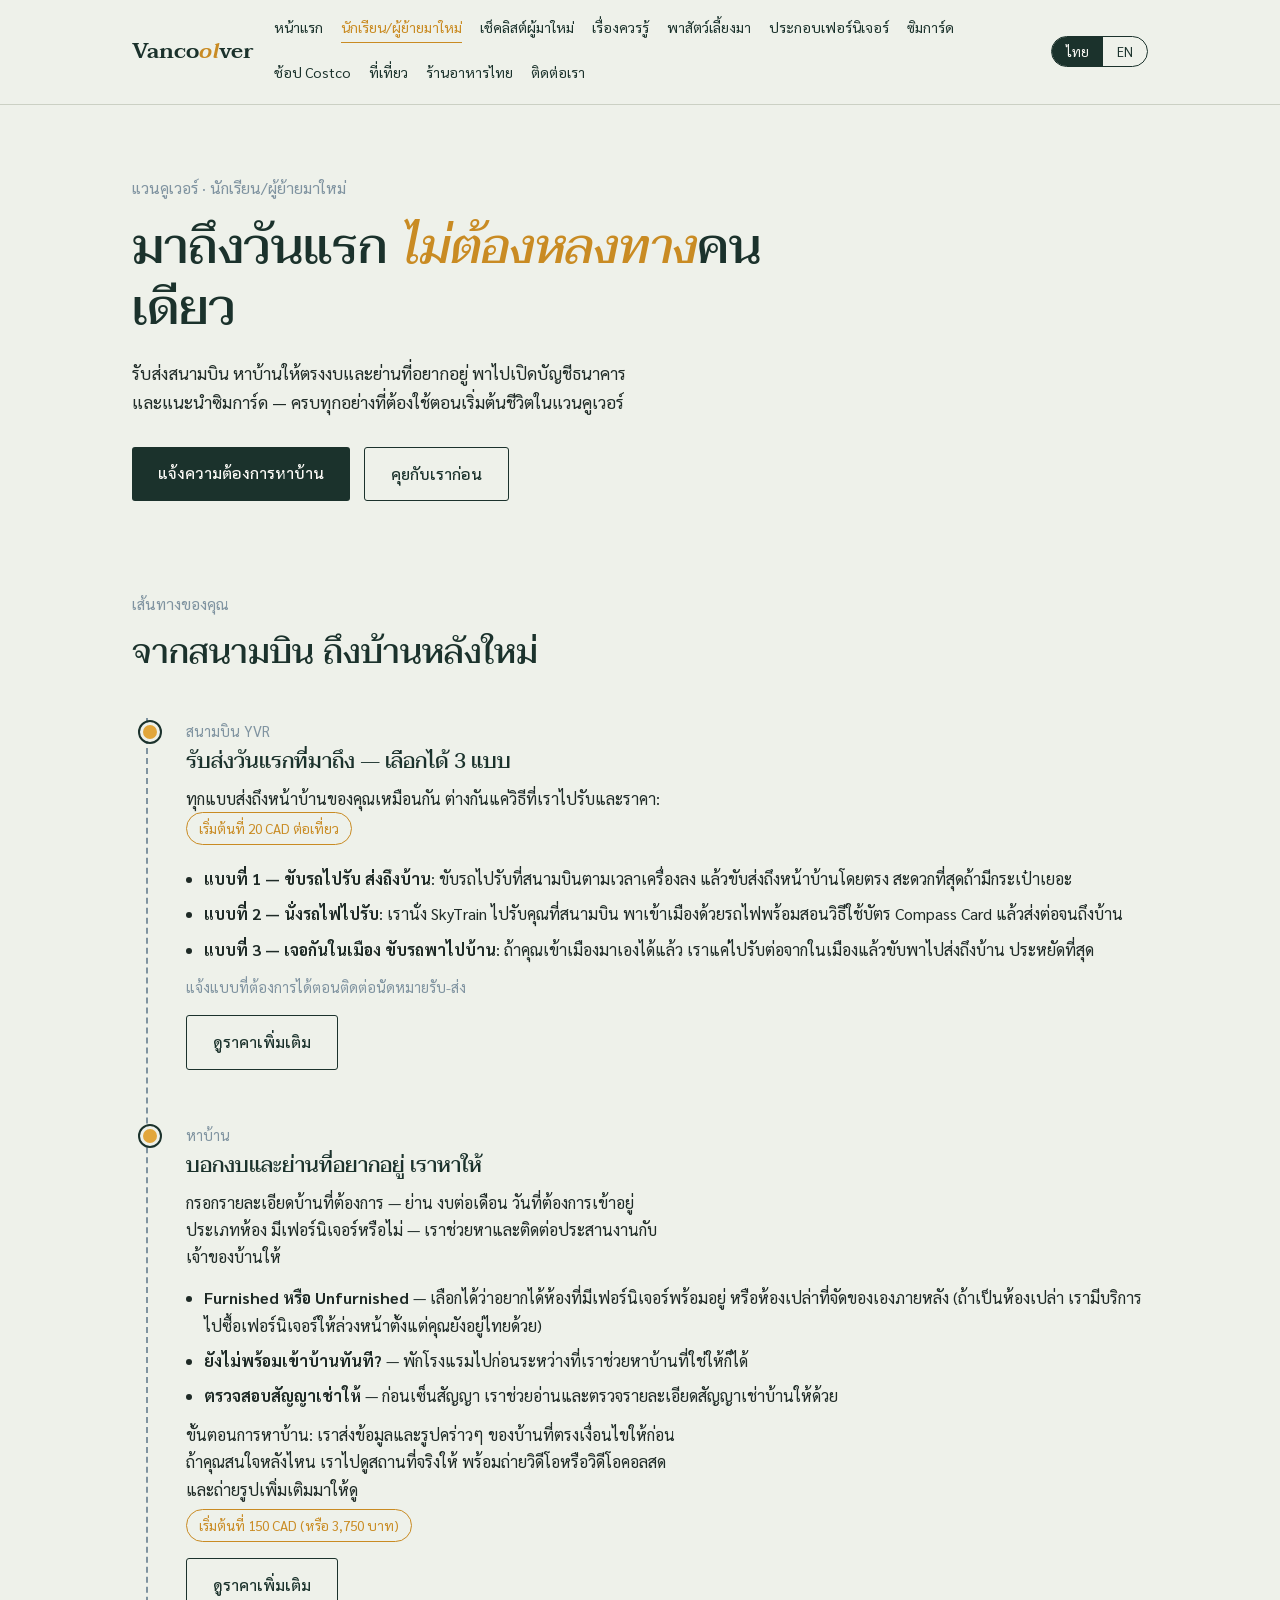
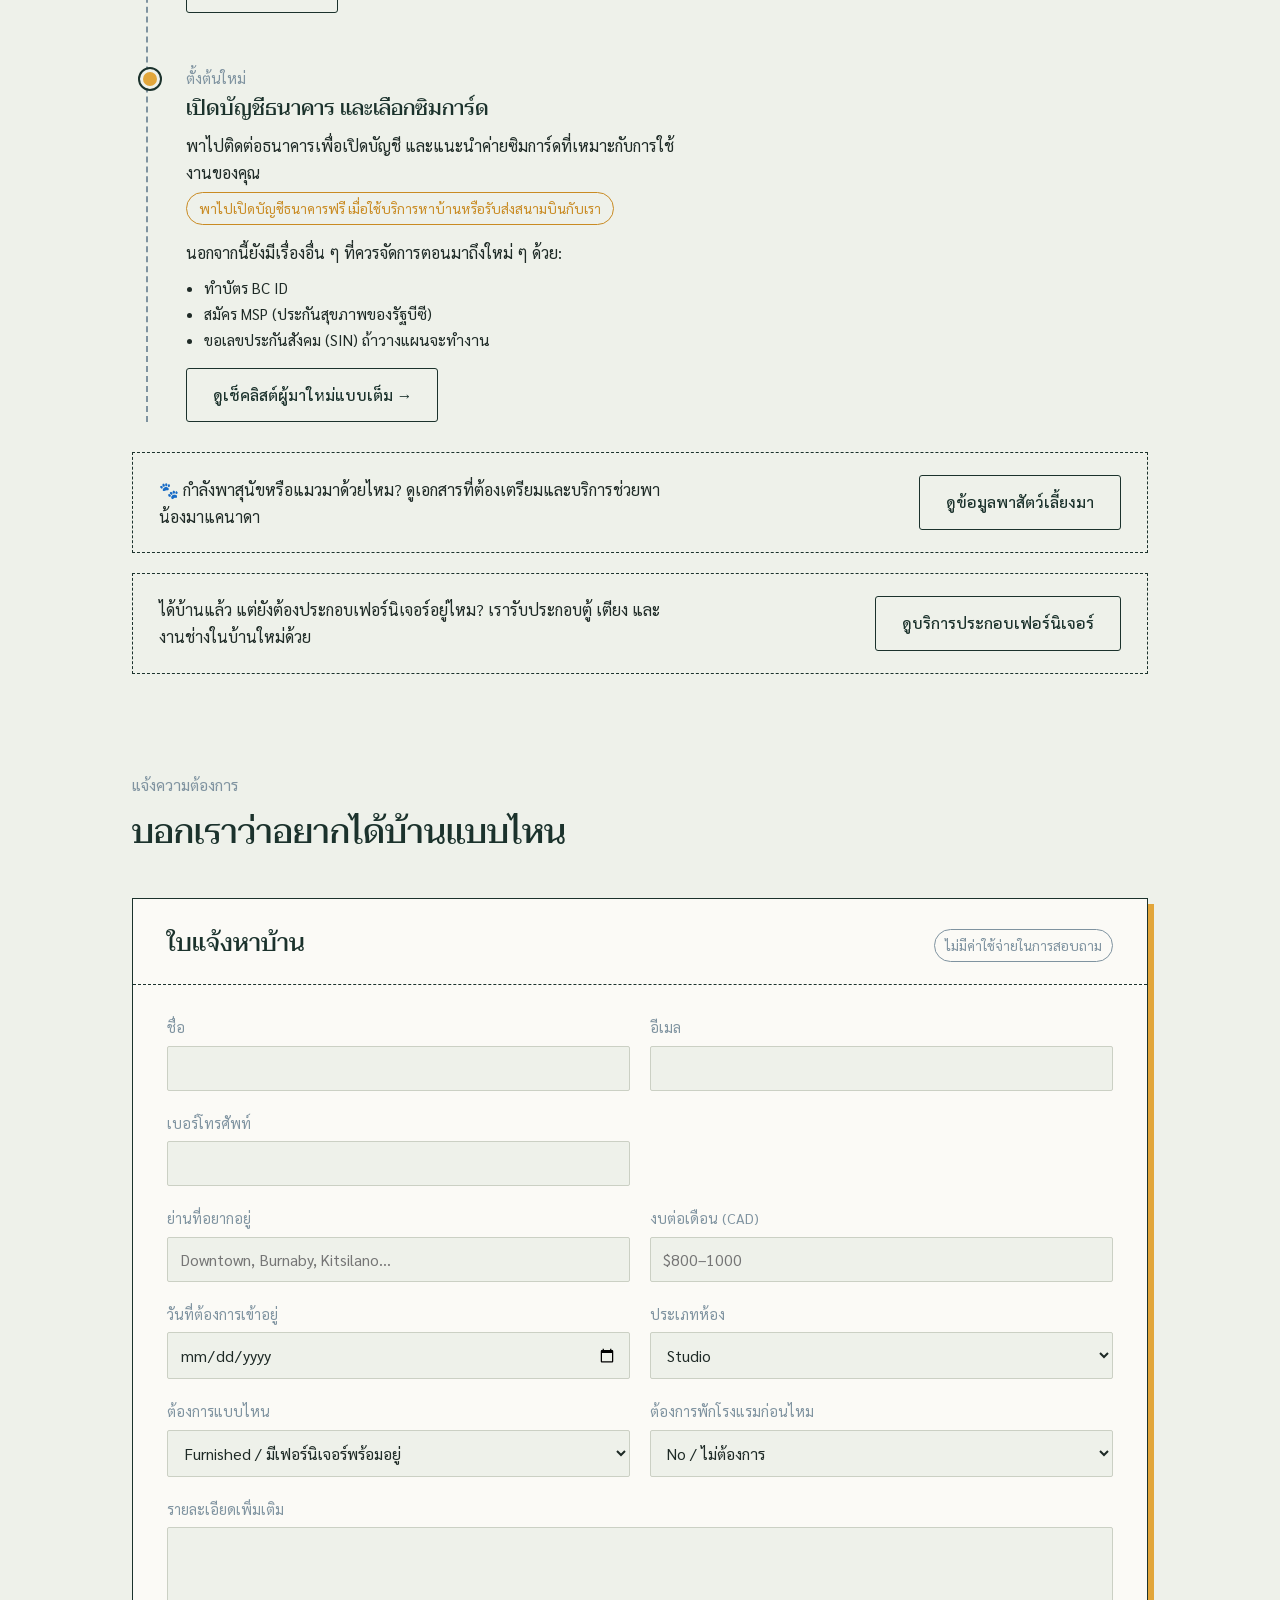
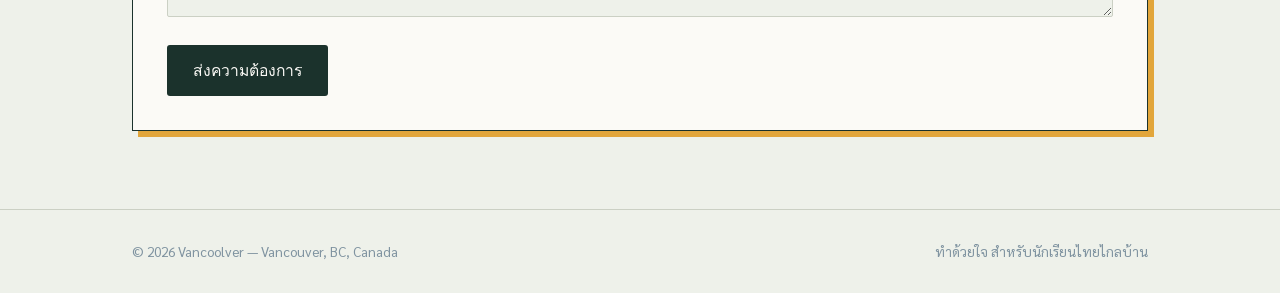
<file: students.html>
<!doctype html>
<html lang="th" class="lang-th">
<head>
<meta charset="UTF-8">
<meta name="viewport" content="width=device-width, initial-scale=1.0">
<title>Vancoolver — สำหรับนักเรียน/ผู้ย้ายมาใหม่</title>
<meta name="description" content="รับส่งสนามบิน หาบ้าน เปิดบัญชีธนาคาร และซิมการ์ด สำหรับนักเรียนและผู้ย้ายมาใหม่ในแวนคูเวอร์">
<link rel="preconnect" href="https://fonts.googleapis.com">
<link rel="preconnect" href="https://fonts.gstatic.com" crossorigin>
<link href="https://fonts.googleapis.com/css2?family=Taviraj:ital,wght@0,400;0,500;0,600;1,400&family=Sarabun:wght@300;400;500;600&display=swap" rel="stylesheet">
<style>
:root{
  --paper:#EEF1EA;
  --paper-2:#E6E9DF;
  --ink:#1E2A26;
  --forest:#26453D;
  --forest-2:#1B322C;
  --mist:#7F93A0;
  --lantern:#E2A63B;
  --lantern-2:#C98B23;
  --rain:#CBD0C4;
  --white:#FBFAF6;
}
*{box-sizing:border-box;}
html,body{margin:0;padding:0;max-width:100%;overflow-x:hidden;}
html{scroll-behavior:smooth;}
body{
  background:var(--paper);color:var(--ink);
  font-family:'Sarabun',sans-serif;font-weight:400;line-height:1.7;
  -webkit-font-smoothing:antialiased;
}
h1,h2,h3,.display{
  font-family:'Taviraj',serif;font-weight:500;line-height:1.25;margin:0;color:var(--forest-2);
}
a{color:inherit;}
img,svg{display:block;max-width:100%;}
.en{display:none;}
html.lang-en .en{display:inline;}
html.lang-en .th{display:none;}
.wrap{max-width:1080px;margin:0 auto;padding:0 32px;}

/* ---------- Header ---------- */
header.site{
  position:sticky;top:0;z-index:40;background:rgba(238,241,234,0.92);
  backdrop-filter:blur(6px);border-bottom:1px solid var(--rain);
}
.header-inner{
  position:relative;
  display:flex;align-items:center;justify-content:space-between;
  padding:16px 32px;max-width:1080px;margin:0 auto;gap:20px;
}
.logo{font-family:'Taviraj',serif;font-size:1.35rem;font-weight:600;color:var(--forest-2);text-decoration:none;flex-shrink:0;}
.logo em{font-style:italic;color:var(--lantern-2);}
.nav-links{display:flex;gap:18px;align-items:center;flex-wrap:wrap;}
.nav-links a{font-size:0.88rem;text-decoration:none;color:var(--forest-2);border-bottom:1px solid transparent;padding-bottom:2px;white-space:nowrap;}
.nav-links a.current{border-bottom-color:var(--lantern-2);color:var(--lantern-2);}
.nav-links a:hover{border-bottom-color:var(--lantern);}
.lang-toggle{display:flex;border:1px solid var(--forest-2);border-radius:999px;overflow:hidden;font-size:0.82rem;flex-shrink:0;}
.lang-toggle button{background:none;border:none;padding:6px 14px;cursor:pointer;font-family:'Sarabun',sans-serif;color:var(--forest-2);}
.lang-toggle button.active{background:var(--forest-2);color:var(--white);}
.nav-toggle{
  display:none;background:none;border:1px solid var(--forest-2);border-radius:4px;
  padding:7px 9px;cursor:pointer;color:var(--forest-2);flex-shrink:0;
}
.nav-toggle svg{display:block;width:20px;height:20px;}
@media (max-width:900px){
  .nav-toggle{display:inline-flex;align-items:center;justify-content:center;}
  .nav-links{
    display:none;
    position:absolute;top:100%;left:0;right:0;
    background:var(--paper);border-bottom:1px solid var(--rain);
    flex-direction:column;align-items:flex-start;
    padding:16px 28px 22px;gap:16px;
    box-shadow:0 8px 16px rgba(0,0,0,0.06);
  }
  .nav-links.open{display:flex;}
}

/* ---------- Hero ---------- */
.hero{padding-top:70px;padding-bottom:20px;}
.hero-grid{display:grid;grid-template-columns:1.15fr 0.85fr;gap:48px;align-items:center;}
@media (max-width:860px){ .hero-grid{grid-template-columns:1fr;} }
.kicker{color:var(--mist);font-size:0.98rem;margin-bottom:14px;}
h1.headline{font-size:clamp(2.0rem, 4.2vw, 3.1rem);color:var(--forest-2);max-width:22ch;}
h1.headline .accent{color:var(--lantern-2);font-style:italic;}
.sub{margin-top:20px;font-size:1.05rem;max-width:58ch;}
.hero-ctas{margin-top:30px;display:flex;gap:14px;flex-wrap:wrap;}

.btn{display:inline-block;padding:13px 26px;border-radius:3px;text-decoration:none;font-size:0.98rem;font-weight:500;border:1px solid var(--forest-2);transition:transform .15s ease, background .15s ease;}
.btn-solid{background:var(--forest-2);color:var(--white);border:none;cursor:pointer;}
.btn-solid:hover{background:var(--forest);}
.btn-line{border-color:var(--forest-2);color:var(--forest-2);}
.btn-line:hover{background:var(--forest-2);color:var(--white);}
.btn:active{transform:scale(0.98);}

/* ---------- Section head ---------- */
.section-head{max-width:60ch;margin-bottom:44px;}
.section-head h2{font-size:clamp(1.5rem,2.8vw,2.1rem);}

/* ---------- Timeline / stops (journey + homepage destination list) ---------- */
.stops{position:relative;border-left:2px dashed var(--mist);margin-left:14px;padding-left:38px;}
.stop{position:relative;padding-bottom:52px;}
.stop:last-child{padding-bottom:0;}
.stop::before{
  content:"";position:absolute;left:-46px;top:4px;width:14px;height:14px;border-radius:50%;
  background:var(--lantern);border:3px solid var(--paper);outline:2px solid var(--forest-2);
}
.stop .stop-name{color:var(--mist);font-size:0.92rem;margin-bottom:6px;}
.stop h3{font-size:1.3rem;margin-bottom:10px;}
.stop p{margin:0;max-width:56ch;color:var(--ink);}
.stop a.stop-link{text-decoration:none;color:inherit;display:block;}
.stop a.stop-link:hover h3{color:var(--lantern-2);}
.stop .go{display:inline-block;margin-top:10px;font-size:0.88rem;color:var(--lantern-2);}

/* ---------- Dark band (settling-in / costco) ---------- */
.band-dark{padding:70px 0;background:var(--forest-2);color:var(--white);}
.band-dark h2{color:var(--white);}
.band-dark .kicker{color:#B9CFC5;}
.band-dark p{color:#DCE6DE;}
.two-col{display:grid;grid-template-columns:1fr 1fr;gap:46px;margin-top:44px;align-items:start;}
@media (max-width:800px){ .two-col{grid-template-columns:1fr;} }
.checklist{list-style:none;margin:0;padding:0;}
.checklist li{padding:10px 0;border-bottom:1px solid rgba(255,255,255,0.12);display:flex;gap:12px;align-items:baseline;}
.checklist li:last-child{border-bottom:none;}
.checklist .mark{color:var(--lantern);flex-shrink:0;}
.subhead-white{color:var(--white);font-size:1.15rem;margin-bottom:14px;border-bottom:1px solid rgba(255,255,255,0.25);padding-bottom:12px;}
.note-box{margin-top:26px;border:1px solid rgba(255,255,255,0.3);padding:16px 18px;font-size:0.92rem;color:#DCE6DE;}

/* ---------- Spot list (attractions) ---------- */
.spot-list{display:grid;grid-template-columns:1fr;gap:0;border-top:1px solid var(--rain);}
.spot{display:grid;grid-template-columns:60px 1fr;gap:26px;padding:26px 0;border-bottom:1px solid var(--rain);}
.spot .spot-mark{font-family:'Taviraj',serif;font-style:italic;color:var(--mist);font-size:1rem;padding-top:2px;}
.spot h3{font-size:1.2rem;margin-bottom:8px;}
.spot p{margin:0;max-width:58ch;}
.spot .tag-line{font-size:0.85rem;color:var(--lantern-2);margin-top:8px;}

/* ---------- Ticket / form ---------- */
.request{padding-top:78px;padding-bottom:78px;}
.ticket{background:var(--white);border:1px solid var(--forest-2);position:relative;box-shadow:6px 6px 0 var(--lantern);}
.ticket-top{padding:30px 34px 22px;border-bottom:1px dashed var(--forest-2);display:flex;justify-content:space-between;align-items:flex-start;gap:20px;flex-wrap:wrap;}
.ticket-top h2{font-size:1.5rem;}
.ticket-top .tag{font-size:0.85rem;color:var(--mist);border:1px solid var(--mist);padding:4px 10px;border-radius:999px;white-space:nowrap;}
form.request-form{padding:30px 34px 34px;}
.field-row{display:grid;grid-template-columns:1fr 1fr;gap:20px;}
@media (max-width:600px){ .field-row{grid-template-columns:1fr;} }
.field{margin-bottom:20px;}
.field label{display:block;font-size:0.9rem;color:var(--mist);margin-bottom:6px;}
.field input,.field select,.field textarea{
  width:100%;padding:11px 12px;border:1px solid var(--rain);border-radius:2px;
  background:var(--paper);font-family:'Sarabun',sans-serif;font-size:0.98rem;color:var(--ink);
}
.field textarea{resize:vertical;min-height:90px;}
.field input:focus,.field select:focus,.field textarea:focus{outline:2px solid var(--lantern);outline-offset:1px;border-color:var(--forest-2);}
.confirm-msg{margin-top:16px;padding:12px 16px;background:#EAF3EC;border:1px solid var(--forest);color:var(--forest-2);font-size:0.92rem;display:none;}
.confirm-msg.show{display:block;}

/* ---------- Contact ---------- */
.contact{padding-top:20px;padding-bottom:90px;}
.contact-grid{display:grid;grid-template-columns:repeat(4,1fr);gap:18px;margin-top:36px;}
@media (max-width:860px){ .contact-grid{grid-template-columns:repeat(2,1fr);} }
@media (max-width:480px){ .contact-grid{grid-template-columns:1fr;} }
.contact-card{border:1px solid var(--forest-2);padding:24px 20px;text-decoration:none;color:var(--ink);transition:background .15s ease;}
.contact-card:hover{background:var(--paper-2);}
.contact-card .ch-name{font-family:'Taviraj',serif;font-size:1.1rem;color:var(--forest-2);margin-bottom:6px;}
.contact-card .ch-detail{font-size:0.9rem;color:var(--ink);}
.contact-note{margin-top:34px;font-size:0.92rem;color:var(--mist);max-width:60ch;}

/* ---------- Cross-link banner ---------- */
.cross-link{
  border:1px dashed var(--forest-2);padding:22px 26px;display:flex;justify-content:space-between;
  align-items:center;flex-wrap:wrap;gap:14px;margin:0 0 10px;
}
.cross-link p{margin:0;max-width:56ch;}

footer{padding:30px 0;border-top:1px solid var(--rain);font-size:0.85rem;color:var(--mist);}
footer .wrap{display:flex;justify-content:space-between;flex-wrap:wrap;gap:10px;}

/* hero route illustration (home page) */
.route-art svg{width:100%;height:auto;}
#flightpath{stroke-dasharray:600;stroke-dashoffset:600;animation:draw 2.1s ease forwards 0.3s;}
@media (prefers-reduced-motion: reduce){ #flightpath{animation:none;stroke-dashoffset:0;} }
@keyframes draw{ to{stroke-dashoffset:0;} }

/* ---------- Expandable pricing ---------- */
.price-details summary{cursor:pointer;list-style:none;}
.price-details summary::-webkit-details-marker{display:none;}
.price-details summary::marker{content:"";}

</style>
</head>
<body>

<header class="site">
  <div class="header-inner">
    <a href="index.html" class="logo">Vanco<em>ol</em>ver</a>
    <nav class="nav-links">
      <a href="index.html"><span class="th">หน้าแรก</span><span class="en">Home</span></a>
      <a href="students.html" class="current"><span class="th">นักเรียน/ผู้ย้ายมาใหม่</span><span class="en">Students &amp; newcomers</span></a>
      <a href="checklist.html"><span class="th">เช็คลิสต์ผู้มาใหม่</span><span class="en">Newcomer checklist</span></a>
      <a href="goodtoknow.html"><span class="th">เรื่องควรรู้</span><span class="en">Things to know</span></a>
      <a href="pettravel.html"><span class="th">พาสัตว์เลี้ยงมา</span><span class="en">Pet travel</span></a>
      <a href="furniture.html"><span class="th">ประกอบเฟอร์นิเจอร์</span><span class="en">Furniture assembly</span></a>
      <a href="simcard.html"><span class="th">ซิมการ์ด</span><span class="en">SIM card</span></a>
      <a href="costco.html"><span class="th">ช้อป Costco</span><span class="en">Costco shopping</span></a>
      <a href="attractions.html"><span class="th">ที่เที่ยว</span><span class="en">Attractions</span></a>
      <a href="thai-food.html"><span class="th">ร้านอาหารไทย</span><span class="en">Thai food</span></a>
      <a href="contact.html"><span class="th">ติดต่อเรา</span><span class="en">Contact</span></a>
    </nav>
    <div class="lang-toggle">
      <button type="button" data-lang="th" class="active">ไทย</button>
      <button type="button" data-lang="en">EN</button>
    </div>
    <button type="button" class="nav-toggle" id="navToggle" aria-label="Menu">
      <svg viewBox="0 0 24 24" fill="none" stroke="currentColor" stroke-width="2" stroke-linecap="round"><line x1="3" y1="6" x2="21" y2="6"/><line x1="3" y1="12" x2="21" y2="12"/><line x1="3" y1="18" x2="21" y2="18"/></svg>
    </button>
  </div>
</header>

<main>
  <!-- HERO -->
  <section class="hero wrap">
    <div class="kicker">
      <span class="th">แวนคูเวอร์ · นักเรียน/ผู้ย้ายมาใหม่</span>
      <span class="en">Vancouver · students &amp; newcomers</span>
    </div>
    <h1 class="headline">
      <span class="th">มาถึงวันแรก <span class="accent">ไม่ต้องหลงทาง</span>คนเดียว</span>
      <span class="en">Your first day here, <span class="accent">you won't be lost</span> alone</span>
    </h1>
    <p class="sub">
      <span class="th">รับส่งสนามบิน หาบ้านให้ตรงงบและย่านที่อยากอยู่ พาไปเปิดบัญชีธนาคาร และแนะนำซิมการ์ด — ครบทุกอย่างที่ต้องใช้ตอนเริ่มต้นชีวิตในแวนคูเวอร์</span>
      <span class="en">Airport pickup, house hunting that fits your budget and area, help opening a bank account, and a SIM card recommendation — everything you need to start life in Vancouver.</span>
    </p>
    <div class="hero-ctas">
      <a href="#request" class="btn btn-solid"><span class="th">แจ้งความต้องการหาบ้าน</span><span class="en">Submit a housing request</span></a>
      <a href="contact.html" class="btn btn-line"><span class="th">คุยกับเราก่อน</span><span class="en">Talk to us first</span></a>
    </div>
  </section>

  <!-- JOURNEY -->
  <section id="journey" class="wrap" style="padding:70px 32px 30px;">
    <div class="section-head">
      <div class="kicker"><span class="th">เส้นทางของคุณ</span><span class="en">Your journey</span></div>
      <h2><span class="th">จากสนามบิน ถึงบ้านหลังใหม่</span><span class="en">From the airport to your new home</span></h2>
    </div>

    <div class="stops">
      <div class="stop">
        <div class="stop-name"><span class="th">สนามบิน YVR</span><span class="en">YVR Airport</span></div>
        <h3><span class="th">รับส่งวันแรกที่มาถึง — เลือกได้ 3 แบบ</span><span class="en">Pickup on your arrival day — three ways</span></h3>
        <p>
          <span class="th">ทุกแบบส่งถึงหน้าบ้านของคุณเหมือนกัน ต่างกันแค่วิธีที่เราไปรับและราคา:</span>
          <span class="en">Every option drops you off right at your door — the difference is how we get to you, and the price:</span>
        </p>
        <div style="display:inline-block;margin-bottom:6px;font-size:0.85rem;color:var(--lantern-2);border:1px solid var(--lantern-2);padding:4px 12px;border-radius:999px;">
          <span class="th">เริ่มต้นที่ 20 CAD ต่อเที่ยว</span>
          <span class="en">Starting at $20 CAD per trip</span>
        </div>
        <ul style="margin:14px 0 0 18px;padding:0;">
          <li style="margin-bottom:8px;">
            <span class="th"><strong>แบบที่ 1 — ขับรถไปรับ ส่งถึงบ้าน</strong>: ขับรถไปรับที่สนามบินตามเวลาเครื่องลง แล้วขับส่งถึงหน้าบ้านโดยตรง สะดวกที่สุดถ้ามีกระเป๋าเยอะ</span>
            <span class="en"><strong>Option 1 — Drive to pick you up, drop off at home</strong>: we drive to the airport for your arrival, then drive you straight to your door. Easiest if you have a lot of luggage.</span>
          </li>
          <li style="margin-bottom:8px;">
            <span class="th"><strong>แบบที่ 2 — นั่งรถไฟไปรับ</strong>: เรานั่ง SkyTrain ไปรับคุณที่สนามบิน พาเข้าเมืองด้วยรถไฟพร้อมสอนวิธีใช้บัตร Compass Card แล้วส่งต่อจนถึงบ้าน</span>
            <span class="en"><strong>Option 2 — Meet you by SkyTrain</strong>: we take the SkyTrain to meet you at the airport, ride back into the city with you (showing you how to use a Compass Card), then get you the rest of the way to your door.</span>
          </li>
          <li>
            <span class="th"><strong>แบบที่ 3 — เจอกันในเมือง ขับรถพาไปบ้าน</strong>: ถ้าคุณเข้าเมืองมาเองได้แล้ว เราแค่ไปรับต่อจากในเมืองแล้วขับพาไปส่งถึงบ้าน ประหยัดที่สุด</span>
            <span class="en"><strong>Option 3 — Meet in the city, drive you home</strong>: if you've already made it into the city yourself, we just meet you there and drive you the rest of the way home. The cheapest option.</span>
          </li>
        </ul>
        <p style="margin-top:12px;font-size:0.9rem;color:var(--mist);">
          <span class="th">แจ้งแบบที่ต้องการได้ตอนติดต่อนัดหมายรับ-ส่ง</span>
          <span class="en">Just let us know which option you'd like when you book your pickup.</span>
        </p>
        <details class="price-details" style="margin-top:16px;">
          <summary class="btn btn-line" style="display:inline-block;">
            <span class="th">ดูราคาเพิ่มเติม</span><span class="en">See more pricing</span>
          </summary>
          <div style="margin-top:16px;border:1px solid var(--rain);padding:18px 20px;background:var(--white);max-width:480px;">
            <div style="font-size:0.85rem;color:var(--mist);margin-bottom:10px;">
              <span class="th">ในเขตแวนคูเวอร์ เบอร์นาบี้ และริชมอนด์</span><span class="en">Within Vancouver, Burnaby, and Richmond</span>
            </div>
            <div style="display:flex;justify-content:space-between;gap:12px;padding:8px 0;border-bottom:1px solid var(--rain);">
              <span><span class="th">แบบที่ 1 — ขับรถไปรับ ส่งถึงบ้าน</span><span class="en">Option 1 — Drive &amp; drop off at home</span></span>
              <strong style="white-space:nowrap;">60 CAD</strong>
            </div>
            <div style="display:flex;justify-content:space-between;gap:12px;padding:8px 0;border-bottom:1px solid var(--rain);">
              <span><span class="th">แบบที่ 2 — นั่งรถไฟไปรับ</span><span class="en">Option 2 — Meet by SkyTrain</span></span>
              <strong style="white-space:nowrap;">40 CAD</strong>
            </div>
            <div style="display:flex;justify-content:space-between;gap:12px;padding:8px 0;">
              <span><span class="th">แบบที่ 3 — เจอกันในเมือง ขับรถพาไปบ้าน</span><span class="en">Option 3 — Meet in the city, drive you home</span></span>
              <strong style="white-space:nowrap;">20 CAD</strong>
            </div>
            <div style="margin-top:12px;font-size:0.85rem;color:var(--mist);">
              <span class="th">พื้นที่นอกเหนือจากนี้ คิดเพิ่มตามระยะทาง (ต่อกิโลเมตร)</span><span class="en">Areas outside this zone: additional charge per kilometre</span>
            </div>
          </div>
        </details>
      </div>
      <div class="stop">
        <div class="stop-name"><span class="th">หาบ้าน</span><span class="en">House hunting</span></div>
        <h3><span class="th">บอกงบและย่านที่อยากอยู่ เราหาให้</span><span class="en">Tell us your budget and area, we search for you</span></h3>
        <p>
          <span class="th">กรอกรายละเอียดบ้านที่ต้องการ — ย่าน งบต่อเดือน วันที่ต้องการเข้าอยู่ ประเภทห้อง มีเฟอร์นิเจอร์หรือไม่ — เราช่วยหาและติดต่อประสานงานกับเจ้าของบ้านให้</span>
          <span class="en">Fill in what you're looking for — neighbourhood, monthly budget, move-in date, room type, and whether you want it furnished — and we help find and coordinate with landlords on your behalf.</span>
        </p>
        <ul style="margin:14px 0 0 18px;padding:0;">
          <li style="margin-bottom:8px;">
            <span class="th"><strong>Furnished หรือ Unfurnished</strong> — เลือกได้ว่าอยากได้ห้องที่มีเฟอร์นิเจอร์พร้อมอยู่ หรือห้องเปล่าที่จัดของเองภายหลัง (ถ้าเป็นห้องเปล่า เรามีบริการไปซื้อเฟอร์นิเจอร์ให้ล่วงหน้าตั้งแต่คุณยังอยู่ไทยด้วย)</span>
            <span class="en"><strong>Furnished or unfurnished</strong> — choose a place that's move-in ready, or an empty unit you'll furnish yourself later (if it's unfurnished, we can also go buy the furniture for you in advance, even while you're still in Thailand).</span>
          </li>
          <li style="margin-bottom:8px;">
            <span class="th"><strong>ยังไม่พร้อมเข้าบ้านทันที?</strong> — พักโรงแรมไปก่อนระหว่างที่เราช่วยหาบ้านที่ใช่ให้ก็ได้</span>
            <span class="en"><strong>Not ready to move in right away?</strong> — stay at a hotel first while we help find the right place for you.</span>
          </li>
          <li>
            <span class="th"><strong>ตรวจสอบสัญญาเช่าให้</strong> — ก่อนเซ็นสัญญา เราช่วยอ่านและตรวจรายละเอียดสัญญาเช่าบ้านให้ด้วย</span>
            <span class="en"><strong>Lease review</strong> — before you sign, we help read through and check the details of your rental agreement.</span>
          </li>
        </ul>
        <p style="margin-top:12px;">
          <span class="th">ขั้นตอนการหาบ้าน: เราส่งข้อมูลและรูปคร่าวๆ ของบ้านที่ตรงเงื่อนไขให้ก่อน ถ้าคุณสนใจหลังไหน เราไปดูสถานที่จริงให้ พร้อมถ่ายวิดีโอหรือวิดีโอคอลสด และถ่ายรูปเพิ่มเติมมาให้ดู</span>
          <span class="en">How it works: we first send you rough info and photos of places that match what you're looking for. If you're interested in one, we go see it in person, record a video or do a live video call, and take extra photos for you.</span>
        </p>
        <div style="display:inline-block;margin-top:6px;margin-bottom:6px;font-size:0.85rem;color:var(--lantern-2);border:1px solid var(--lantern-2);padding:4px 12px;border-radius:999px;">
          <span class="th">เริ่มต้นที่ 150 CAD (หรือ 3,750 บาท)</span>
          <span class="en">Starting at $150 CAD (or 3,750 THB)</span>
        </div>
        <div style="margin-top:10px;">
          <details class="price-details">
            <summary class="btn btn-line" style="display:inline-block;">
              <span class="th">ดูราคาเพิ่มเติม</span><span class="en">See more pricing</span>
            </summary>
            <div style="margin-top:16px;border:1px solid var(--rain);padding:18px 20px;background:var(--white);max-width:480px;">
              <div style="display:flex;justify-content:space-between;gap:12px;padding:8px 0;border-bottom:1px solid var(--rain);">
                <span><span class="th">ดูให้ 3 บ้าน</span><span class="en">Viewings for 3 homes</span></span>
                <strong style="white-space:nowrap;"><span class="th">150 CAD (3,750 บาท)</span><span class="en">$150 CAD (3,750 THB)</span></strong>
              </div>
              <div style="display:flex;justify-content:space-between;gap:12px;padding:8px 0;">
                <span><span class="th">ดูให้ 5 บ้าน</span><span class="en">Viewings for 5 homes</span></span>
                <strong style="white-space:nowrap;"><span class="th">200 CAD (5,000 บาท)</span><span class="en">$200 CAD (5,000 THB)</span></strong>
              </div>
              <div style="margin-top:12px;font-size:0.85rem;color:var(--mist);">
                <span class="th">ทั้งสองแพ็กเกจ: ระยะเวลาทำงาน 1 เดือน และราคานี้รวมบริการตรวจสอบสัญญาเช่าให้ด้วย</span>
                <span class="en">Both packages: 1 month of active search, and lease contract review is included in the price.</span>
              </div>
            </div>
          </details>
        </div>
      </div>
      <div class="stop">
        <div class="stop-name"><span class="th">ตั้งต้นใหม่</span><span class="en">Settling in</span></div>
        <h3><span class="th">เปิดบัญชีธนาคาร และเลือกซิมการ์ด</span><span class="en">Bank account and choosing a SIM card</span></h3>
        <p>
          <span class="th">พาไปติดต่อธนาคารเพื่อเปิดบัญชี และแนะนำค่ายซิมการ์ดที่เหมาะกับการใช้งานของคุณ</span>
          <span class="en">We help you open a bank account and recommend a SIM plan that fits how you'll use it.</span>
        </p>
        <div style="display:inline-block;margin-top:6px;font-size:0.85rem;color:var(--lantern-2);border:1px solid var(--lantern-2);padding:4px 12px;border-radius:999px;">
          <span class="th">พาไปเปิดบัญชีธนาคารฟรี เมื่อใช้บริการหาบ้านหรือรับส่งสนามบินกับเรา</span>
          <span class="en">Free bank account accompaniment when you use our housing or airport pickup service</span>
        </div>
        <p style="margin-top:14px;">
          <span class="th">นอกจากนี้ยังมีเรื่องอื่น ๆ ที่ควรจัดการตอนมาถึงใหม่ ๆ ด้วย:</span>
          <span class="en">There's also a few other things worth sorting out when you first arrive:</span>
        </p>
        <ul style="margin:10px 0 0 18px;padding:0;font-size:0.95rem;">
          <li><span class="th">ทำบัตร BC ID</span><span class="en">Getting a BC ID card</span></li>
          <li><span class="th">สมัคร MSP (ประกันสุขภาพของรัฐบีซี)</span><span class="en">Applying for MSP (BC's public health insurance)</span></li>
          <li><span class="th">ขอเลขประกันสังคม (SIN) ถ้าวางแผนจะทำงาน</span><span class="en">Getting a SIN if you plan to work</span></li>
        </ul>
        <a href="checklist.html" class="btn btn-line" style="margin-top:14px;">
          <span class="th">ดูเช็คลิสต์ผู้มาใหม่แบบเต็ม →</span><span class="en">See the full newcomer checklist →</span>
        </a>
      </div>
    </div>
  </section>

  <!-- CROSS-LINK TO PET TRAVEL -->
  <section class="wrap" style="padding:0 32px 10px;">
    <div class="cross-link">
      <p>
        <span class="th">🐾 กำลังพาสุนัขหรือแมวมาด้วยไหม? ดูเอกสารที่ต้องเตรียมและบริการช่วยพาน้องมาแคนาดา</span>
        <span class="en">🐾 Bringing a dog or cat along? See the paperwork and our service to help them travel to Canada.</span>
      </p>
      <a href="pettravel.html" class="btn btn-line" style="white-space:nowrap;">
        <span class="th">ดูข้อมูลพาสัตว์เลี้ยงมา</span><span class="en">See pet travel info</span>
      </a>
    </div>
  </section>

  <!-- CROSS-LINK TO FURNITURE -->
  <section class="wrap" style="padding:0 32px 10px;">
    <div class="cross-link">
      <p>
        <span class="th">ได้บ้านแล้ว แต่ยังต้องประกอบเฟอร์นิเจอร์อยู่ไหม? เรารับประกอบตู้ เตียง และงานช่างในบ้านใหม่ด้วย</span>
        <span class="en">Got your place but still need furniture put together? We also assemble wardrobes, beds and other handywork.</span>
      </p>
      <a href="furniture.html" class="btn btn-line" style="white-space:nowrap;">
        <span class="th">ดูบริการประกอบเฟอร์นิเจอร์</span><span class="en">See furniture assembly</span>
      </a>
    </div>
  </section>

  <!-- HOUSING REQUEST FORM -->
  <section id="request" class="request wrap">
    <div class="section-head">
      <div class="kicker"><span class="th">แจ้งความต้องการ</span><span class="en">Submit your request</span></div>
      <h2><span class="th">บอกเราว่าอยากได้บ้านแบบไหน</span><span class="en">Tell us what home you're looking for</span></h2>
    </div>

    <div class="ticket">
      <div class="ticket-top">
        <h2><span class="th">ใบแจ้งหาบ้าน</span><span class="en">Housing request</span></h2>
        <span class="tag"><span class="th">ไม่มีค่าใช้จ่ายในการสอบถาม</span><span class="en">No charge to inquire</span></span>
      </div>
      <form class="request-form" id="housingForm">
        <div class="field-row">
          <div class="field">
            <label for="name"><span class="th">ชื่อ</span><span class="en">Name</span></label>
            <input type="text" id="name" required>
          </div>
          <div class="field">
            <label for="email"><span class="th">อีเมล</span><span class="en">Email</span></label>
            <input type="email" id="email" required>
          </div>
        </div>
        <div class="field-row">
          <div class="field">
            <label for="phone"><span class="th">เบอร์โทรศัพท์</span><span class="en">Phone number</span></label>
            <input type="tel" id="phone" required>
          </div>
        </div>
        <div class="field-row">
          <div class="field">
            <label for="area"><span class="th">ย่านที่อยากอยู่</span><span class="en">Preferred area</span></label>
            <input type="text" id="area" placeholder="Downtown, Burnaby, Kitsilano...">
          </div>
          <div class="field">
            <label for="budget"><span class="th">งบต่อเดือน (CAD)</span><span class="en">Monthly budget (CAD)</span></label>
            <input type="text" id="budget" placeholder="$800–1000">
          </div>
        </div>
        <div class="field-row">
          <div class="field">
            <label for="movein"><span class="th">วันที่ต้องการเข้าอยู่</span><span class="en">Move-in date</span></label>
            <input type="date" id="movein">
          </div>
          <div class="field">
            <label for="roomtype"><span class="th">ประเภทห้อง</span><span class="en">Room type</span></label>
            <select id="roomtype">
              <option value="Studio">Studio</option>
              <option value="1 Bedroom">1 Bedroom</option>
              <option value="Shared room">Shared room</option>
              <option value="Homestay">Homestay</option>
            </select>
          </div>
        </div>
        <div class="field-row">
          <div class="field">
            <label for="furnished"><span class="th">ต้องการแบบไหน</span><span class="en">Furnishing</span></label>
            <select id="furnished">
              <option value="Furnished">Furnished / มีเฟอร์นิเจอร์พร้อมอยู่</option>
              <option value="Unfurnished">Unfurnished / ห้องเปล่า</option>
              <option value="Either">Either / แบบไหนก็ได้</option>
            </select>
          </div>
          <div class="field">
            <label for="hotelFirst"><span class="th">ต้องการพักโรงแรมก่อนไหม</span><span class="en">Hotel stay first?</span></label>
            <select id="hotelFirst">
              <option value="No">No / ไม่ต้องการ</option>
              <option value="Yes">Yes / ต้องการพักโรงแรมระหว่างรอ</option>
            </select>
          </div>
        </div>
        <div class="field">
          <label for="notes"><span class="th">รายละเอียดเพิ่มเติม</span><span class="en">Anything else we should know</span></label>
          <textarea id="notes"></textarea>
        </div>
        <button type="submit" class="btn btn-solid">
          <span class="th">ส่งความต้องการ</span><span class="en">Send request</span>
        </button>
        <div class="confirm-msg" id="confirmMsg">
          <span class="th">เปิดอีเมลให้แล้ว กรุณากดส่งในแอปอีเมลของคุณเพื่อยืนยัน</span>
          <span class="en">Your email app should be open — please hit send there to confirm.</span>
        </div>
      </form>
    </div>
  </section>
</main>

<footer>
  <div class="wrap">
    <span>© 2026 Vancoolver — Vancouver, BC, Canada</span>
    <span><span class="th">ทำด้วยใจ สำหรับนักเรียนไทยไกลบ้าน</span><span class="en">Made with care, for Thai students far from home</span></span>
  </div>
</footer>

<script>
document.addEventListener('DOMContentLoaded', () => {
  const langButtons = document.querySelectorAll('.lang-toggle button');
  langButtons.forEach(btn => {
    btn.addEventListener('click', () => {
      const lang = btn.dataset.lang;
      document.documentElement.classList.toggle('lang-en', lang === 'en');
      document.documentElement.setAttribute('lang', lang);
      langButtons.forEach(b => b.classList.toggle('active', b === btn));
    });
  });

  const navToggle = document.getElementById('navToggle');
  const navLinksEl = document.querySelector('.nav-links');
  if (navToggle && navLinksEl) {
    navToggle.addEventListener('click', () => navLinksEl.classList.toggle('open'));
    navLinksEl.querySelectorAll('a').forEach(a => a.addEventListener('click', () => navLinksEl.classList.remove('open')));
  }
});

/* Builds a mailto: link from a form's fields and opens it.
   fields = [[labelTh, labelEn, elementId], ...] */
function sendAsEmail(formEl, confirmEl, subjectTh, subjectEn, fields) {
  formEl.addEventListener('submit', (e) => {
    e.preventDefault();
    const isEn = document.documentElement.classList.contains('lang-en');
    const val = id => (document.getElementById(id) && document.getElementById(id).value) || '-';
    const subject = isEn ? subjectEn : subjectTh;
    const bodyLines = fields.map(([labelTh, labelEn, id]) => `${isEn ? labelEn : labelTh}: ${val(id)}`);
    const body = encodeURIComponent(bodyLines.join('\n'));
    window.location.href = `mailto:vancoolver.official@outlook.com?subject=${encodeURIComponent(subject)}&body=${body}`;
    if (confirmEl) confirmEl.classList.add('show');
  });
}

</script>
<script>
  sendAsEmail(
    document.getElementById('housingForm'),
    document.getElementById('confirmMsg'),
    'แจ้งความต้องการหาบ้าน จากเว็บไซต์ Vancoolver',
    'Housing request from Vancoolver website',
    [
      ['ชื่อ','Name','name'],
      ['อีเมล','Email','email'],
      ['เบอร์โทรศัพท์','Phone number','phone'],
      ['ย่านที่อยากอยู่','Preferred area','area'],
      ['งบต่อเดือน','Monthly budget','budget'],
      ['วันที่ต้องการเข้าอยู่','Move-in date','movein'],
      ['ประเภทห้อง','Room type','roomtype'],
      ['ต้องการแบบไหน','Furnishing','furnished'],
      ['ต้องการพักโรงแรมก่อนไหม','Hotel stay first','hotelFirst'],
      ['รายละเอียดเพิ่มเติม','Notes','notes'],
    ]
  );
</script>
</body>
</html>
</file>
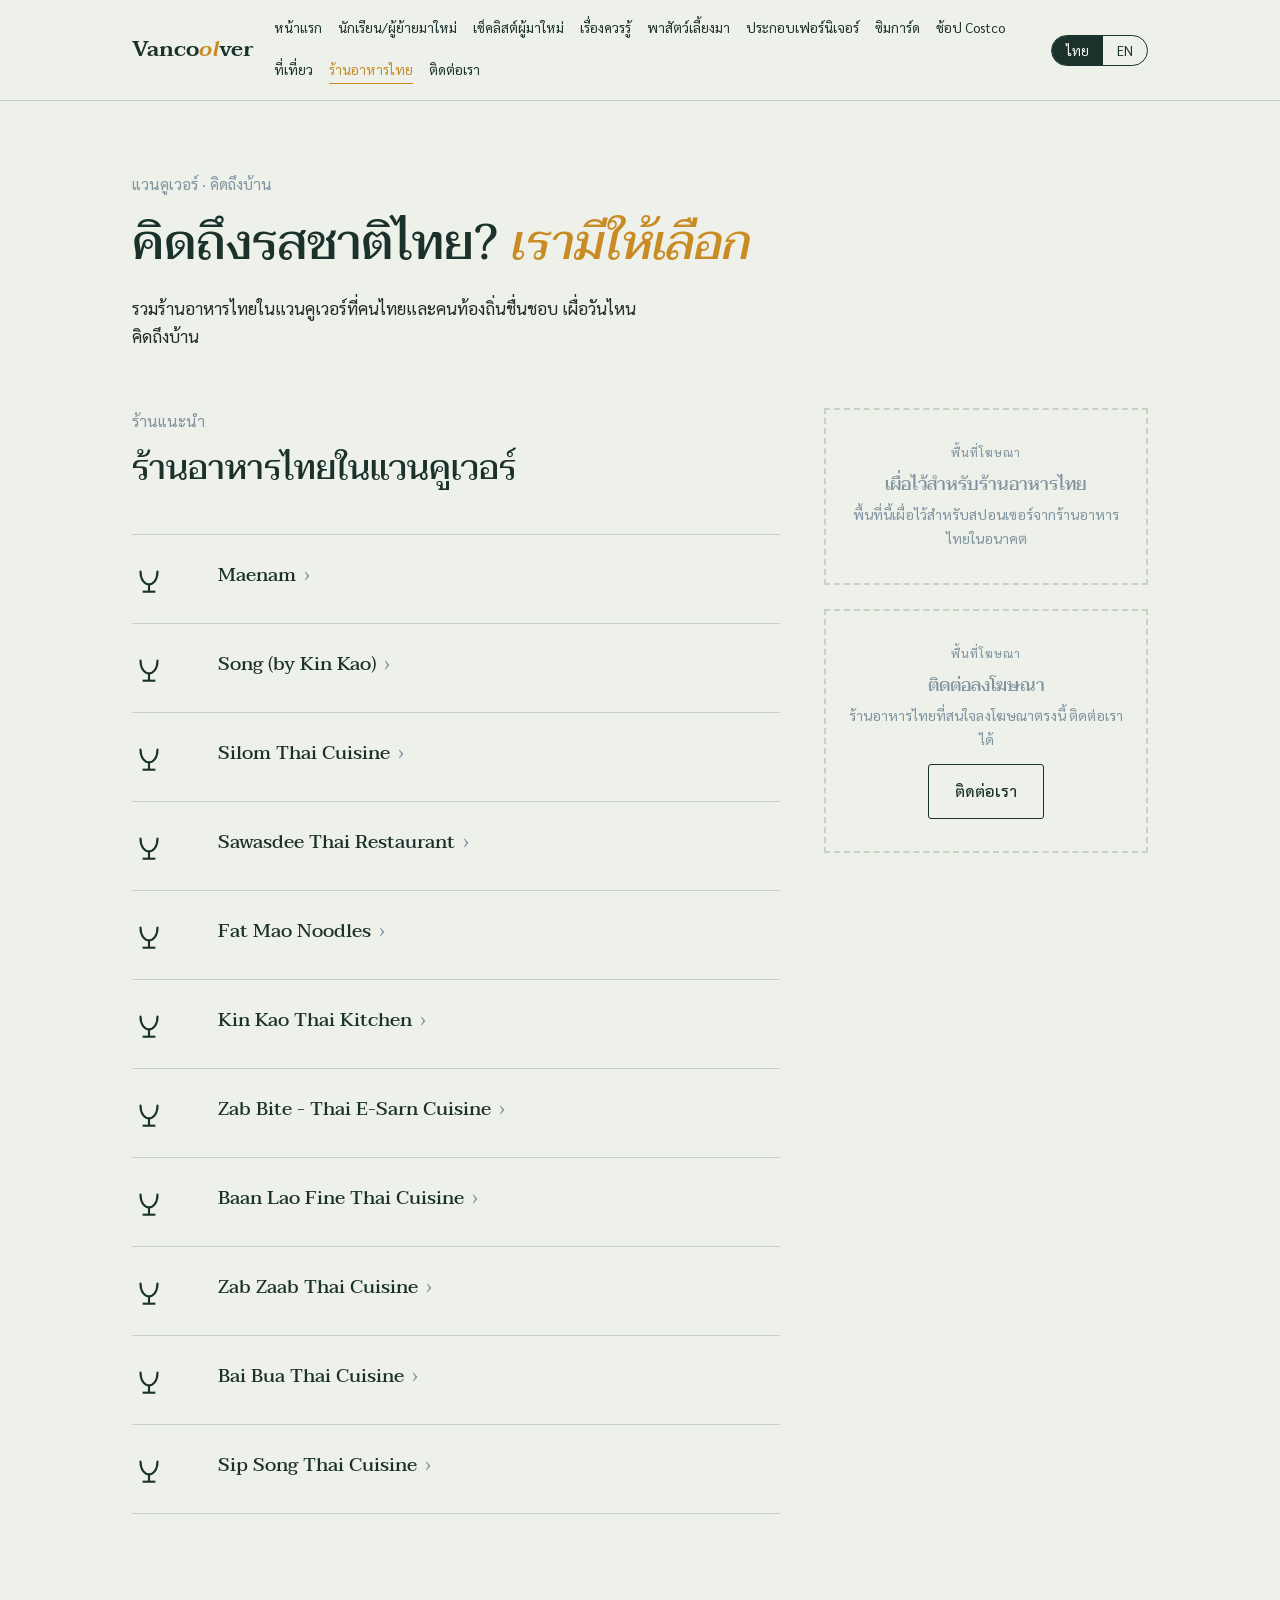
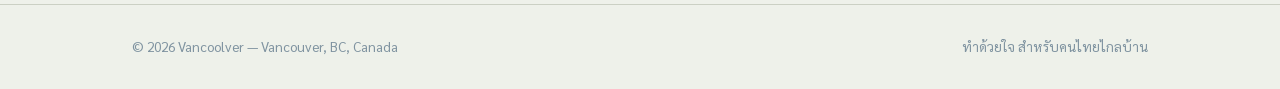
<file: thai-food.html>
<!doctype html>
<html lang="th" class="lang-th">
<head>
<meta charset="UTF-8">
<meta name="viewport" content="width=device-width, initial-scale=1.0">
<title>Vancoolver — ร้านอาหารไทยในแวนคูเวอร์</title>
<meta name="description" content="แนะนำร้านอาหารไทยในแวนคูเวอร์ เผื่อคิดถึงรสชาติบ้าน">
<link rel="preconnect" href="https://fonts.googleapis.com">
<link rel="preconnect" href="https://fonts.gstatic.com" crossorigin>
<link href="https://fonts.googleapis.com/css2?family=Taviraj:ital,wght@0,400;0,500;0,600;1,400&family=Sarabun:wght@300;400;500;600&display=swap" rel="stylesheet">
<style>
:root{
  --paper:#EEF1EA; --paper-2:#E6E9DF; --ink:#1E2A26; --forest:#26453D; --forest-2:#1B322C;
  --mist:#7F93A0; --lantern:#E2A63B; --lantern-2:#C98B23; --rain:#CBD0C4; --white:#FBFAF6;
}
*{box-sizing:border-box;} html,body{margin:0;padding:0;max-width:100%;overflow-x:hidden;} html{scroll-behavior:smooth;}
body{background:var(--paper);color:var(--ink);font-family:'Sarabun',sans-serif;font-weight:400;line-height:1.7;-webkit-font-smoothing:antialiased;}
h1,h2,h3{font-family:'Taviraj',serif;font-weight:500;line-height:1.25;margin:0;color:var(--forest-2);}
a{color:inherit;} img,svg{display:block;max-width:100%;}
.en{display:none;} html.lang-en .en{display:inline;} html.lang-en .th{display:none;}
.wrap{max-width:1080px;margin:0 auto;padding:0 32px;}
header.site{position:sticky;top:0;z-index:40;background:rgba(238,241,234,0.92);backdrop-filter:blur(6px);border-bottom:1px solid var(--rain);}
.header-inner{position:relative;display:flex;align-items:center;justify-content:space-between;padding:16px 32px;max-width:1080px;margin:0 auto;gap:20px;}
.logo{font-family:'Taviraj',serif;font-size:1.35rem;font-weight:600;color:var(--forest-2);text-decoration:none;flex-shrink:0;}
.logo em{font-style:italic;color:var(--lantern-2);}
.nav-links{display:flex;gap:16px;align-items:center;flex-wrap:wrap;}
.nav-links a{font-size:0.85rem;text-decoration:none;color:var(--forest-2);border-bottom:1px solid transparent;padding-bottom:2px;white-space:nowrap;}
.nav-links a.current{border-bottom-color:var(--lantern-2);color:var(--lantern-2);}
.nav-links a:hover{border-bottom-color:var(--lantern);}
.lang-toggle{display:flex;border:1px solid var(--forest-2);border-radius:999px;overflow:hidden;font-size:0.82rem;flex-shrink:0;}
.lang-toggle button{background:none;border:none;padding:6px 14px;cursor:pointer;font-family:'Sarabun',sans-serif;color:var(--forest-2);}
.lang-toggle button.active{background:var(--forest-2);color:var(--white);}
.nav-toggle{display:none;background:none;border:1px solid var(--forest-2);border-radius:4px;padding:7px 9px;cursor:pointer;color:var(--forest-2);flex-shrink:0;}
.nav-toggle svg{display:block;width:20px;height:20px;}
@media (max-width:900px){
  .nav-toggle{display:inline-flex;align-items:center;justify-content:center;}
  .nav-links{display:none;position:absolute;top:100%;left:0;right:0;background:var(--paper);border-bottom:1px solid var(--rain);flex-direction:column;align-items:flex-start;padding:16px 28px 22px;gap:16px;box-shadow:0 8px 16px rgba(0,0,0,0.06);}
  .nav-links.open{display:flex;}
}
.hero{padding-top:70px;padding-bottom:20px;}
.kicker{color:var(--mist);font-size:0.98rem;margin-bottom:14px;}
h1.headline{font-size:clamp(2.0rem, 4.2vw, 3.1rem);color:var(--forest-2);max-width:26ch;}
h1.headline .accent{color:var(--lantern-2);font-style:italic;}
.sub{margin-top:20px;font-size:1.05rem;max-width:60ch;}
.section-head{max-width:60ch;margin-bottom:44px;}
.section-head h2{font-size:clamp(1.5rem,2.8vw,2.1rem);}
.btn{display:inline-block;padding:13px 26px;border-radius:3px;text-decoration:none;font-size:0.98rem;font-weight:500;border:1px solid var(--forest-2);}
.btn-line{border-color:var(--forest-2);color:var(--forest-2);}
.btn-line:hover{background:var(--forest-2);color:var(--white);}

.layout{display:grid;grid-template-columns:2fr 1fr;gap:44px;align-items:start;}
@media (max-width:820px){ .layout{grid-template-columns:1fr;} }

.spot-list{display:grid;grid-template-columns:1fr;gap:0;border-top:1px solid var(--rain);}
.spot{display:grid;grid-template-columns:60px 1fr;gap:26px;padding:26px 0;border-bottom:1px solid var(--rain);}
.spot .spot-mark{color:var(--forest-2);padding-top:2px;}
.spot h3{font-size:1.2rem;margin-bottom:8px;}
.spot p{margin:0;max-width:58ch;}
.spot .tag-line{font-size:0.85rem;color:var(--lantern-2);margin-top:8px;}

.restaurant-details summary{cursor:pointer;list-style:none;}
.restaurant-details summary::-webkit-details-marker{display:none;}
.restaurant-details summary::marker{content:"";}
.restaurant-details summary h3{display:inline-flex;align-items:center;gap:8px;}
.restaurant-details summary h3::after{content:"›";display:inline-block;color:var(--mist);transition:transform .15s ease;font-size:1.2rem;}
.restaurant-details[open] summary h3::after{transform:rotate(90deg);}
.restaurant-detail-box{margin-top:14px;border:1px solid var(--rain);background:var(--white);padding:16px 18px;}
.detail-row{display:flex;gap:10px;padding:6px 0;font-size:0.9rem;flex-wrap:wrap;}
.detail-row:first-child{padding-top:0;}
.detail-label{color:var(--mist);flex-shrink:0;min-width:90px;}
.menu-placeholder{
  margin-top:10px;border:1px dashed var(--rain);padding:14px;text-align:center;
  font-size:0.85rem;color:var(--mist);
}

.ad-frame{
  border:2px dashed var(--rain);padding:32px 22px;text-align:center;
  color:var(--mist);position:sticky;top:100px;
}
.ad-frame .ad-label{font-size:0.78rem;letter-spacing:0.08em;text-transform:uppercase;color:var(--mist);margin-bottom:10px;}
.ad-frame h3{color:var(--mist);font-size:1.1rem;margin-bottom:8px;}
.ad-frame p{font-size:0.88rem;margin:0;}
.ad-frame + .ad-frame{margin-top:24px;}

footer{padding:30px 0;border-top:1px solid var(--rain);font-size:0.85rem;color:var(--mist);}
footer .wrap{display:flex;justify-content:space-between;flex-wrap:wrap;gap:10px;}
</style>
</head>
<body>

<header class="site">
  <div class="header-inner">
    <a href="index.html" class="logo">Vanco<em>ol</em>ver</a>
    <nav class="nav-links">
      <a href="index.html"><span class="th">หน้าแรก</span><span class="en">Home</span></a>
      <a href="students.html"><span class="th">นักเรียน/ผู้ย้ายมาใหม่</span><span class="en">Students &amp; newcomers</span></a>
      <a href="checklist.html"><span class="th">เช็คลิสต์ผู้มาใหม่</span><span class="en">Newcomer checklist</span></a>
      <a href="goodtoknow.html"><span class="th">เรื่องควรรู้</span><span class="en">Things to know</span></a>
      <a href="pettravel.html"><span class="th">พาสัตว์เลี้ยงมา</span><span class="en">Pet travel</span></a>
      <a href="furniture.html"><span class="th">ประกอบเฟอร์นิเจอร์</span><span class="en">Furniture assembly</span></a>
      <a href="simcard.html"><span class="th">ซิมการ์ด</span><span class="en">SIM card</span></a>
      <a href="costco.html"><span class="th">ช้อป Costco</span><span class="en">Costco shopping</span></a>
      <a href="attractions.html"><span class="th">ที่เที่ยว</span><span class="en">Attractions</span></a>
      <a href="thai-food.html" class="current"><span class="th">ร้านอาหารไทย</span><span class="en">Thai food</span></a>
      <a href="contact.html"><span class="th">ติดต่อเรา</span><span class="en">Contact</span></a>
    </nav>
    <button type="button" class="nav-toggle" id="navToggle" aria-label="Menu">
      <svg viewBox="0 0 24 24" fill="none" stroke="currentColor" stroke-width="2" stroke-linecap="round"><line x1="3" y1="6" x2="21" y2="6"/><line x1="3" y1="12" x2="21" y2="12"/><line x1="3" y1="18" x2="21" y2="18"/></svg>
    </button>
    <div class="lang-toggle">
      <button type="button" data-lang="th" class="active">ไทย</button>
      <button type="button" data-lang="en">EN</button>
    </div>
  </div>
</header>

<main>
  <!-- HERO -->
  <section class="hero wrap">
    <div class="kicker">
      <span class="th">แวนคูเวอร์ · คิดถึงบ้าน</span>
      <span class="en">Vancouver · missing home</span>
    </div>
    <h1 class="headline">
      <span class="th">คิดถึงรสชาติไทย? <span class="accent">เรามีให้เลือก</span></span>
      <span class="en">Missing Thai flavours? <span class="accent">We've got you covered</span></span>
    </h1>
    <p class="sub">
      <span class="th">รวมร้านอาหารไทยในแวนคูเวอร์ที่คนไทยและคนท้องถิ่นชื่นชอบ เผื่อวันไหนคิดถึงบ้าน</span>
      <span class="en">A list of Thai restaurants around Vancouver that both Thai locals and residents love — for the days you're missing home.</span>
    </p>
  </section>

  <section class="wrap" style="padding:20px 32px 90px;">
    <div class="layout">
      <div>
        <div class="section-head">
          <div class="kicker"><span class="th">ร้านแนะนำ</span><span class="en">Recommended spots</span></div>
          <h2><span class="th">ร้านอาหารไทยในแวนคูเวอร์</span><span class="en">Thai restaurants in Vancouver</span></h2>
        </div>

        <div class="spot-list">
          <div class="spot">
            <div class="spot-mark"><svg viewBox="0 0 32 32" width="34" height="34"><path d="M8 8c0 8 4 12 8 12s8-4 8-12" fill="none" stroke="var(--forest-2)" stroke-width="2" stroke-linecap="round"/><line x1="16" y1="20" x2="16" y2="27" stroke="var(--forest-2)" stroke-width="2"/><line x1="10" y1="27" x2="22" y2="27" stroke="var(--forest-2)" stroke-width="2"/></svg></div>
            <div>
              <details class="restaurant-details">
                <summary><h3>Maenam</h3></summary>
                <p>
                  <span class="th">ร้านที่บุกเบิกอาหารไทยภูมิภาคแบบตั้งใจในแวนคูเวอร์ โดยเชฟ Angus An มีเมนูชิมหลายคอร์สให้เลือก อยู่ย่าน Kitsilano</span>
                  <span class="en">A pioneer of thoughtful regional Thai cuisine in Vancouver, led by chef Angus An, with a multi-course tasting menu. Located in Kitsilano.</span>
                </p>
                <div class="tag-line"><span class="th">เหมาะกับ: มื้อพิเศษ รสชาติภูมิภาคที่หลากหลาย</span><span class="en">Good for: a special occasion, varied regional flavours</span></div>
                <div class="restaurant-detail-box">
                  <div class="detail-row"><span class="detail-label"><span class="th">ที่อยู่</span><span class="en">Address</span></span><span>1938 W 4th Ave, Vancouver, BC V6J 1M5</span></div>
                  <div class="detail-row"><span class="detail-label"><span class="th">เมนูแนะนำ</span><span class="en">Recommended menu</span></span><span><span class="th">ต้มยำ, แกงพะแนง, ยำบร็อคโคลี่กรอบ</span><span class="en">Hot &amp; sour soup, panang curry, crispy broccoli salad</span></span></div>
                  <div class="menu-placeholder"><span class="th">รูปเมนูเพิ่มเติมจะอัปเดตเร็ว ๆ นี้</span><span class="en">More menu photos coming soon</span></div>
                </div>
              </details>
            </div>
          </div>
          <div class="spot">
            <div class="spot-mark"><svg viewBox="0 0 32 32" width="34" height="34"><path d="M8 8c0 8 4 12 8 12s8-4 8-12" fill="none" stroke="var(--forest-2)" stroke-width="2" stroke-linecap="round"/><line x1="16" y1="20" x2="16" y2="27" stroke="var(--forest-2)" stroke-width="2"/><line x1="10" y1="27" x2="22" y2="27" stroke="var(--forest-2)" stroke-width="2"/></svg></div>
            <div>
              <details class="restaurant-details">
                <summary><h3>Song (by Kin Kao)</h3></summary>
                <p>
                  <span class="th">ร้านที่ได้รับรางวัลร้านอาหารไทยยอดเยี่ยมในแวนคูเวอร์ปี 2026 ขึ้นชื่อเรื่องแกงเขียวหวานเนื้อและยำส้มโอ บรรยากาศสบาย ๆ เหมาะกับสังสรรค์</span>
                  <span class="en">Winner of Vancouver's top Thai restaurant award for 2026, known for its green curry beef shank and pomelo salad, in a casual hangout setting.</span>
                </p>
                <div class="tag-line"><span class="th">เหมาะกับ: สังสรรค์กับเพื่อน รสชาติเข้มข้น</span><span class="en">Good for: hanging out with friends, bold flavours</span></div>
                <div class="restaurant-detail-box">
                  <div class="detail-row"><span class="detail-label"><span class="th">ที่อยู่</span><span class="en">Address</span></span><span>317 E Broadway, Vancouver, BC V5T 1W5</span></div>
                  <div class="detail-row"><span class="detail-label"><span class="th">เมนูแนะนำ</span><span class="en">Recommended menu</span></span><span><span class="th">แกงเขียวหวานเนื้อ, ยำส้มโอ, ยำมะม่วงปู</span><span class="en">Green curry beef shank, pomelo salad, green mango crab salad</span></span></div>
                  <div class="menu-placeholder"><span class="th">รูปเมนูเพิ่มเติมจะอัปเดตเร็ว ๆ นี้</span><span class="en">More menu photos coming soon</span></div>
                </div>
              </details>
            </div>
          </div>
          <div class="spot">
            <div class="spot-mark"><svg viewBox="0 0 32 32" width="34" height="34"><path d="M8 8c0 8 4 12 8 12s8-4 8-12" fill="none" stroke="var(--forest-2)" stroke-width="2" stroke-linecap="round"/><line x1="16" y1="20" x2="16" y2="27" stroke="var(--forest-2)" stroke-width="2"/><line x1="10" y1="27" x2="22" y2="27" stroke="var(--forest-2)" stroke-width="2"/></svg></div>
            <div>
              <details class="restaurant-details">
                <summary><h3>Silom Thai Cuisine</h3></summary>
                <p>
                  <span class="th">ร้านเล็ก ๆ เรียบง่ายบนถนน Knight เน้นความสะอาดของรสชาติแบบไทยแท้ ต้มข่าเป็นเมนูที่ได้รับคำชมมาก</span>
                  <span class="en">A small, simple spot on Knight Street focused on clean, authentic Thai flavours — the tom kha soup is a standout.</span>
                </p>
                <div class="tag-line"><span class="th">เหมาะกับ: มื้อเที่ยงเรียบง่าย รสชาติแท้</span><span class="en">Good for: a simple lunch, authentic flavours</span></div>
                <div class="restaurant-detail-box">
                  <div class="detail-row"><span class="detail-label"><span class="th">ที่อยู่</span><span class="en">Address</span></span><span>3913 Knight St, Vancouver, BC V5N 3L8</span></div>
                  <div class="detail-row"><span class="detail-label"><span class="th">เมนูแนะนำ</span><span class="en">Recommended menu</span></span><span><span class="th">ผัดกะเพราหมูกรอบ, แกงเขียวหวานไก่, ต้มข่า</span><span class="en">Pad ka pao moo grob (crispy pork), green chicken curry, tom kha soup</span></span></div>
                  <div class="menu-placeholder"><span class="th">รูปเมนูเพิ่มเติมจะอัปเดตเร็ว ๆ นี้</span><span class="en">More menu photos coming soon</span></div>
                </div>
              </details>
            </div>
          </div>
          <div class="spot">
            <div class="spot-mark"><svg viewBox="0 0 32 32" width="34" height="34"><path d="M8 8c0 8 4 12 8 12s8-4 8-12" fill="none" stroke="var(--forest-2)" stroke-width="2" stroke-linecap="round"/><line x1="16" y1="20" x2="16" y2="27" stroke="var(--forest-2)" stroke-width="2"/><line x1="10" y1="27" x2="22" y2="27" stroke="var(--forest-2)" stroke-width="2"/></svg></div>
            <div>
              <details class="restaurant-details">
                <summary><h3>Sawasdee Thai Restaurant</h3></summary>
                <p>
                  <span class="th">ร้านเก่าแก่ที่เปิดมากว่า 30 ปี เป็นที่รู้จักในหมู่คนแวนคูเวอร์มายาวนาน ราคาเข้าถึงง่าย เหมาะกับมื้อกันเองทุกวัน</span>
                  <span class="en">A long-running spot open for over 30 years, well known among Vancouver locals, with accessible prices for everyday meals.</span>
                </p>
                <div class="tag-line"><span class="th">เหมาะกับ: มื้อกันเอง ราคาย่อมเยา</span><span class="en">Good for: casual meals, affordable prices</span></div>
                <div class="restaurant-detail-box">
                  <div class="detail-row"><span class="detail-label"><span class="th">ที่อยู่</span><span class="en">Address</span></span><span>4250 Main St, Vancouver, BC V5V 3P9</span></div>
                  <div class="detail-row"><span class="detail-label"><span class="th">เมนูแนะนำ</span><span class="en">Recommended menu</span></span><span><span class="th">ผัดไทยทามารินด์, ผัดซีอิ๊ว, ต้มยำ, ส้มตำ</span><span class="en">Pad Thai tamarind, pad see ew, tom yum, papaya salad</span></span></div>
                  <div class="menu-placeholder"><span class="th">รูปเมนูเพิ่มเติมจะอัปเดตเร็ว ๆ นี้</span><span class="en">More menu photos coming soon</span></div>
                </div>
              </details>
            </div>
          </div>
          <div class="spot">
            <div class="spot-mark"><svg viewBox="0 0 32 32" width="34" height="34"><path d="M8 8c0 8 4 12 8 12s8-4 8-12" fill="none" stroke="var(--forest-2)" stroke-width="2" stroke-linecap="round"/><line x1="16" y1="20" x2="16" y2="27" stroke="var(--forest-2)" stroke-width="2"/><line x1="10" y1="27" x2="22" y2="27" stroke="var(--forest-2)" stroke-width="2"/></svg></div>
            <div>
              <details class="restaurant-details">
                <summary><h3>Fat Mao Noodles</h3></summary>
                <p>
                  <span class="th">ร้านก๋วยเตี๋ยวและอาหารเส้นสไตล์ไทยในไชน่าทาวน์ โดยเชฟ Angus An บรรยากาศแคชวล</span>
                  <span class="en">A casual Thai noodle spot in Chinatown by chef Angus An.</span>
                </p>
                <div class="tag-line"><span class="th">เหมาะกับ: ก๋วยเตี๋ยว มื้อเร็ว ๆ แคชวล</span><span class="en">Good for: noodles, a quick casual meal</span></div>
                <div class="restaurant-detail-box">
                  <div class="detail-row"><span class="detail-label"><span class="th">ที่อยู่</span><span class="en">Address</span></span><span>217 E Georgia St, Vancouver, BC V6A 1Z6</span></div>
                  <div class="detail-row"><span class="detail-label"><span class="th">เมนูแนะนำ</span><span class="en">Recommended menu</span></span><span><span class="th">เส้นเป็ดตุ๋น, ข้าวซอย, โรตีแกง, บะหมี่เรือรสจัด</span><span class="en">Braised duck noodles, khao soi, roti with curry, spicy boat noodle soup</span></span></div>
                  <div class="menu-placeholder"><span class="th">รูปเมนูเพิ่มเติมจะอัปเดตเร็ว ๆ นี้</span><span class="en">More menu photos coming soon</span></div>
                </div>
              </details>
            </div>
          </div>
          <div class="spot">
            <div class="spot-mark"><svg viewBox="0 0 32 32" width="34" height="34"><path d="M8 8c0 8 4 12 8 12s8-4 8-12" fill="none" stroke="var(--forest-2)" stroke-width="2" stroke-linecap="round"/><line x1="16" y1="20" x2="16" y2="27" stroke="var(--forest-2)" stroke-width="2"/><line x1="10" y1="27" x2="22" y2="27" stroke="var(--forest-2)" stroke-width="2"/></svg></div>
            <div>
              <details class="restaurant-details">
                <summary><h3>Kin Kao Thai Kitchen</h3></summary>
                <p>
                  <span class="th">ร้านน้องของ Maenam เน้นซุปและเมนูกินง่ายสไตล์ไทยประจำวัน บรรยากาศอบอุ่นเป็นกันเอง อยู่ย่าน Commercial Drive</span>
                  <span class="en">Maenam's sister restaurant, focused on soups and everyday Thai comfort dishes, in a warm and welcoming setting on Commercial Drive.</span>
                </p>
                <div class="tag-line"><span class="th">เหมาะกับ: ซุปอุ่น ๆ อาหารกินง่าย</span><span class="en">Good for: warm soups, comfort food</span></div>
                <div class="restaurant-detail-box">
                  <div class="detail-row"><span class="detail-label"><span class="th">ที่อยู่</span><span class="en">Address</span></span><span>903 Commercial Dr, Vancouver, BC V5L 2H2</span></div>
                  <div class="detail-row"><span class="detail-label"><span class="th">เมนูแนะนำ</span><span class="en">Recommended menu</span></span><span><span class="th">ผัดไทย, แกงเผ็ดเป็ด, แกงเขียวหวานไก่, หมูสามชั้นทอดกรอบ</span><span class="en">Pad Thai, red curry duck, green curry chicken, crispy pork belly</span></span></div>
                  <div class="menu-placeholder"><span class="th">รูปเมนูเพิ่มเติมจะอัปเดตเร็ว ๆ นี้</span><span class="en">More menu photos coming soon</span></div>
                </div>
              </details>
            </div>
          </div>
          <div class="spot">
            <div class="spot-mark"><svg viewBox="0 0 32 32" width="34" height="34"><path d="M8 8c0 8 4 12 8 12s8-4 8-12" fill="none" stroke="var(--forest-2)" stroke-width="2" stroke-linecap="round"/><line x1="16" y1="20" x2="16" y2="27" stroke="var(--forest-2)" stroke-width="2"/><line x1="10" y1="27" x2="22" y2="27" stroke="var(--forest-2)" stroke-width="2"/></svg></div>
            <div>
              <details class="restaurant-details">
                <summary><h3>Zab Bite - Thai E-Sarn Cuisine</h3></summary>
                <p>
                  <span class="th">ร้านอาหารอีสานที่ได้รับคำแนะนำจากมิชลิน เน้นอาหารพื้นบ้านภาคอีสานรสจัดจ้าน บรรยากาศคึกคัก มักมีคนรอคิว</span>
                  <span class="en">A Michelin-recommended Isaan (northeastern Thai) spot known for bold, punchy regional flavours. Lively atmosphere — expect a wait.</span>
                </p>
                <div class="tag-line"><span class="th">เหมาะกับ: อาหารอีสานแท้ รสจัด</span><span class="en">Good for: authentic Isaan food, bold spice</span></div>
                <div class="restaurant-detail-box">
                  <div class="detail-row"><span class="detail-label"><span class="th">ที่อยู่</span><span class="en">Address</span></span><span>4197 Fraser St, Vancouver, BC V5V 4E9</span></div>
                  <div class="detail-row"><span class="detail-label"><span class="th">เมนูแนะนำ</span><span class="en">Recommended menu</span></span><span><span class="th">ก๋วยเตี๋ยวเรือ, คอหมูย่าง, ซกเล็ก, ส้มตำปลาร้า</span><span class="en">Boat noodles, grilled pork jowl, crying tiger beef, fermented-fish papaya salad</span></span></div>
                  <div class="menu-placeholder"><span class="th">รูปเมนูเพิ่มเติมจะอัปเดตเร็ว ๆ นี้</span><span class="en">More menu photos coming soon</span></div>
                </div>
              </details>
            </div>
          </div>
          <div class="spot">
            <div class="spot-mark"><svg viewBox="0 0 32 32" width="34" height="34"><path d="M8 8c0 8 4 12 8 12s8-4 8-12" fill="none" stroke="var(--forest-2)" stroke-width="2" stroke-linecap="round"/><line x1="16" y1="20" x2="16" y2="27" stroke="var(--forest-2)" stroke-width="2"/><line x1="10" y1="27" x2="22" y2="27" stroke="var(--forest-2)" stroke-width="2"/></svg></div>
            <div>
              <details class="restaurant-details">
                <summary><h3>Baan Lao Fine Thai Cuisine</h3></summary>
                <p>
                  <span class="th">ร้านอาหารไทยระดับไฟน์ไดนิ่งริมแม่น้ำ Fraser ใน Steveston โดยเชฟ Nutcha Phanthoupheng ติดอันดับ North America's 50 Best Restaurants เสิร์ฟเมนูชิมหลายคอร์สสไตล์ Royal Thai</span>
                  <span class="en">A riverside fine-dining Thai restaurant in Steveston by chef Nutcha Phanthoupheng, ranked on North America's 50 Best Restaurants, serving a multi-course Royal Thai tasting menu.</span>
                </p>
                <div class="tag-line"><span class="th">เหมาะกับ: มื้อพิเศษสุด ๆ ฉลองโอกาสสำคัญ</span><span class="en">Good for: a very special occasion, celebrations</span></div>
                <div class="restaurant-detail-box">
                  <div class="detail-row"><span class="detail-label"><span class="th">ที่อยู่</span><span class="en">Address</span></span><span>4100 Bayview St, Richmond, BC V7E 0B3</span></div>
                  <div class="detail-row"><span class="detail-label"><span class="th">เมนูแนะนำ</span><span class="en">Recommended menu</span></span><span><span class="th">เมนูชิม Royal Thai, ผัดไทยกุ้งมังกร, แกงกะทิขาวปลาแซบเลฟิช</span><span class="en">The Royal Thai tasting menu, lobster pad Thai, white gati curry with smoked sablefish</span></span></div>
                  <div class="menu-placeholder"><span class="th">รูปเมนูเพิ่มเติมจะอัปเดตเร็ว ๆ นี้</span><span class="en">More menu photos coming soon</span></div>
                </div>
              </details>
            </div>
          </div>
          <div class="spot">
            <div class="spot-mark"><svg viewBox="0 0 32 32" width="34" height="34"><path d="M8 8c0 8 4 12 8 12s8-4 8-12" fill="none" stroke="var(--forest-2)" stroke-width="2" stroke-linecap="round"/><line x1="16" y1="20" x2="16" y2="27" stroke="var(--forest-2)" stroke-width="2"/><line x1="10" y1="27" x2="22" y2="27" stroke="var(--forest-2)" stroke-width="2"/></svg></div>
            <div>
              <details class="restaurant-details">
                <summary><h3>Zab Zaab Thai Cuisine</h3></summary>
                <p>
                  <span class="th">ร้านอาหารไทยกลางย่าน Yaletown ได้รับรางวัล Thai Select จากรัฐบาลไทย เน้นอาหารไทยภาคกลางแบบดั้งเดิม</span>
                  <span class="en">A Yaletown Thai restaurant awarded the Thai Select seal by the Royal Thai Government, focused on traditional central Thai dishes.</span>
                </p>
                <div class="tag-line"><span class="th">เหมาะกับ: มื้อค่ำใจกลางเมือง บรรยากาศดี</span><span class="en">Good for: a downtown dinner, good ambience</span></div>
                <div class="restaurant-detail-box">
                  <div class="detail-row"><span class="detail-label"><span class="th">ที่อยู่</span><span class="en">Address</span></span><span>1211 Hamilton St, Vancouver, BC V6B 6K3</span></div>
                  <div class="detail-row"><span class="detail-label"><span class="th">เมนูแนะนำ</span><span class="en">Recommended menu</span></span><span><span class="th">แกงเขียวหวาน, พะแนงแซลมอน, สะเต๊ะ, เกี๊ยวทอด</span><span class="en">Green curry, panaeng curry salmon, satay, crispy wontons</span></span></div>
                  <div class="menu-placeholder"><span class="th">รูปเมนูเพิ่มเติมจะอัปเดตเร็ว ๆ นี้</span><span class="en">More menu photos coming soon</span></div>
                </div>
              </details>
            </div>
          </div>
          <div class="spot">
            <div class="spot-mark"><svg viewBox="0 0 32 32" width="34" height="34"><path d="M8 8c0 8 4 12 8 12s8-4 8-12" fill="none" stroke="var(--forest-2)" stroke-width="2" stroke-linecap="round"/><line x1="16" y1="20" x2="16" y2="27" stroke="var(--forest-2)" stroke-width="2"/><line x1="10" y1="27" x2="22" y2="27" stroke="var(--forest-2)" stroke-width="2"/></svg></div>
            <div>
              <details class="restaurant-details">
                <summary><h3>Bai Bua Thai Cuisine</h3></summary>
                <p>
                  <span class="th">ร้านเก่าแก่บนถนน Hastings เน้นอาหารสตรีทฟู้ดสไตล์กรุงเทพฯ ราคาเข้าถึงง่าย มีเมนูภาคเหนืออย่างข้าวซอยและลาบให้ลองด้วย</span>
                  <span class="en">A long-standing spot on Hastings focused on Bangkok street food at accessible prices, with northern dishes like khao soi and laab too.</span>
                </p>
                <div class="tag-line"><span class="th">เหมาะกับ: สตรีทฟู้ดกรุงเทพฯ ราคาย่อมเยา</span><span class="en">Good for: Bangkok street food, affordable prices</span></div>
                <div class="restaurant-detail-box">
                  <div class="detail-row"><span class="detail-label"><span class="th">ที่อยู่</span><span class="en">Address</span></span><span>2443 E Hastings St, Vancouver, BC V5K 1Y8</span></div>
                  <div class="detail-row"><span class="detail-label"><span class="th">เมนูแนะนำ</span><span class="en">Recommended menu</span></span><span><span class="th">ก๋วยเตี๋ยวเรือ, ข้าวซอย, ลาบหมู, ปอเปี๊ยะปูกุ้ง</span><span class="en">Boat noodles, khao soi, pork laab, crab &amp; shrimp rolls</span></span></div>
                  <div class="menu-placeholder"><span class="th">รูปเมนูเพิ่มเติมจะอัปเดตเร็ว ๆ นี้</span><span class="en">More menu photos coming soon</span></div>
                </div>
              </details>
            </div>
          </div>
          <div class="spot">
            <div class="spot-mark"><svg viewBox="0 0 32 32" width="34" height="34"><path d="M8 8c0 8 4 12 8 12s8-4 8-12" fill="none" stroke="var(--forest-2)" stroke-width="2" stroke-linecap="round"/><line x1="16" y1="20" x2="16" y2="27" stroke="var(--forest-2)" stroke-width="2"/><line x1="10" y1="27" x2="22" y2="27" stroke="var(--forest-2)" stroke-width="2"/></svg></div>
            <div>
              <details class="restaurant-details">
                <summary><h3>Sip Song Thai Cuisine</h3></summary>
                <p>
                  <span class="th">ร้านเล็ก ๆ สไตล์เคาน์เตอร์เซอร์วิสบนถนน West 16th เน้นความแท้ของรสชาติ ไม่ลัดขั้นตอน</span>
                  <span class="en">A cozy counter-service spot on West 16th that doesn't cut corners on authenticity.</span>
                </p>
                <div class="tag-line"><span class="th">เหมาะกับ: บรรยากาศกันเอง เมนูหากินยาก</span><span class="en">Good for: a neighbourhood feel, harder-to-find dishes</span></div>
                <div class="restaurant-detail-box">
                  <div class="detail-row"><span class="detail-label"><span class="th">ที่อยู่</span><span class="en">Address</span></span><span>3626 W 16th Ave, Vancouver, BC</span></div>
                  <div class="detail-row"><span class="detail-label"><span class="th">เมนูแนะนำ</span><span class="en">Recommended menu</span></span><span><span class="th">แลงแซบ, ก๋วยเตี๋ยวเรือ, ยำส้มโอ</span><span class="en">Leng saap, boat noodles, pomelo salad</span></span></div>
                  <div class="menu-placeholder"><span class="th">รูปเมนูเพิ่มเติมจะอัปเดตเร็ว ๆ นี้</span><span class="en">More menu photos coming soon</span></div>
                </div>
              </details>
            </div>
          </div>
        </div>
      </div>

      <aside>
        <div class="ad-frame">
          <div class="ad-label"><span class="th">พื้นที่โฆษณา</span><span class="en">Advertisement</span></div>
          <h3><span class="th">เผื่อไว้สำหรับร้านอาหารไทย</span><span class="en">Reserved for Thai restaurant partners</span></h3>
          <p>
            <span class="th">พื้นที่นี้เผื่อไว้สำหรับสปอนเซอร์จากร้านอาหารไทยในอนาคต</span>
            <span class="en">This space is reserved for future sponsorships from Thai restaurants.</span>
          </p>
        </div>
        <div class="ad-frame">
          <div class="ad-label"><span class="th">พื้นที่โฆษณา</span><span class="en">Advertisement</span></div>
          <h3><span class="th">ติดต่อลงโฆษณา</span><span class="en">Interested in advertising here?</span></h3>
          <p>
            <span class="th">ร้านอาหารไทยที่สนใจลงโฆษณาตรงนี้ ติดต่อเราได้</span>
            <span class="en">Thai restaurants interested in advertising in this space can get in touch with us.</span>
          </p>
          <a href="contact.html" class="btn btn-line" style="margin-top:12px;"><span class="th">ติดต่อเรา</span><span class="en">Contact us</span></a>
        </div>
      </aside>
    </div>
  </section>
</main>

<footer>
  <div class="wrap">
    <span>© 2026 Vancoolver — Vancouver, BC, Canada</span>
    <span><span class="th">ทำด้วยใจ สำหรับคนไทยไกลบ้าน</span><span class="en">Made with care, for Thais far from home</span></span>
  </div>
</footer>

<script>
document.addEventListener('DOMContentLoaded', () => {
  const langButtons = document.querySelectorAll('.lang-toggle button');
  langButtons.forEach(btn => {
    btn.addEventListener('click', () => {
      const lang = btn.dataset.lang;
      document.documentElement.classList.toggle('lang-en', lang === 'en');
      document.documentElement.setAttribute('lang', lang);
      langButtons.forEach(b => b.classList.toggle('active', b === btn));
    });
  });
  const navToggle = document.getElementById('navToggle');
  const navLinksEl = document.querySelector('.nav-links');
  if (navToggle && navLinksEl) {
    navToggle.addEventListener('click', () => navLinksEl.classList.toggle('open'));
    navLinksEl.querySelectorAll('a').forEach(a => a.addEventListener('click', () => navLinksEl.classList.remove('open')));
  }
});
</script>
</body>
</html>
</file>
